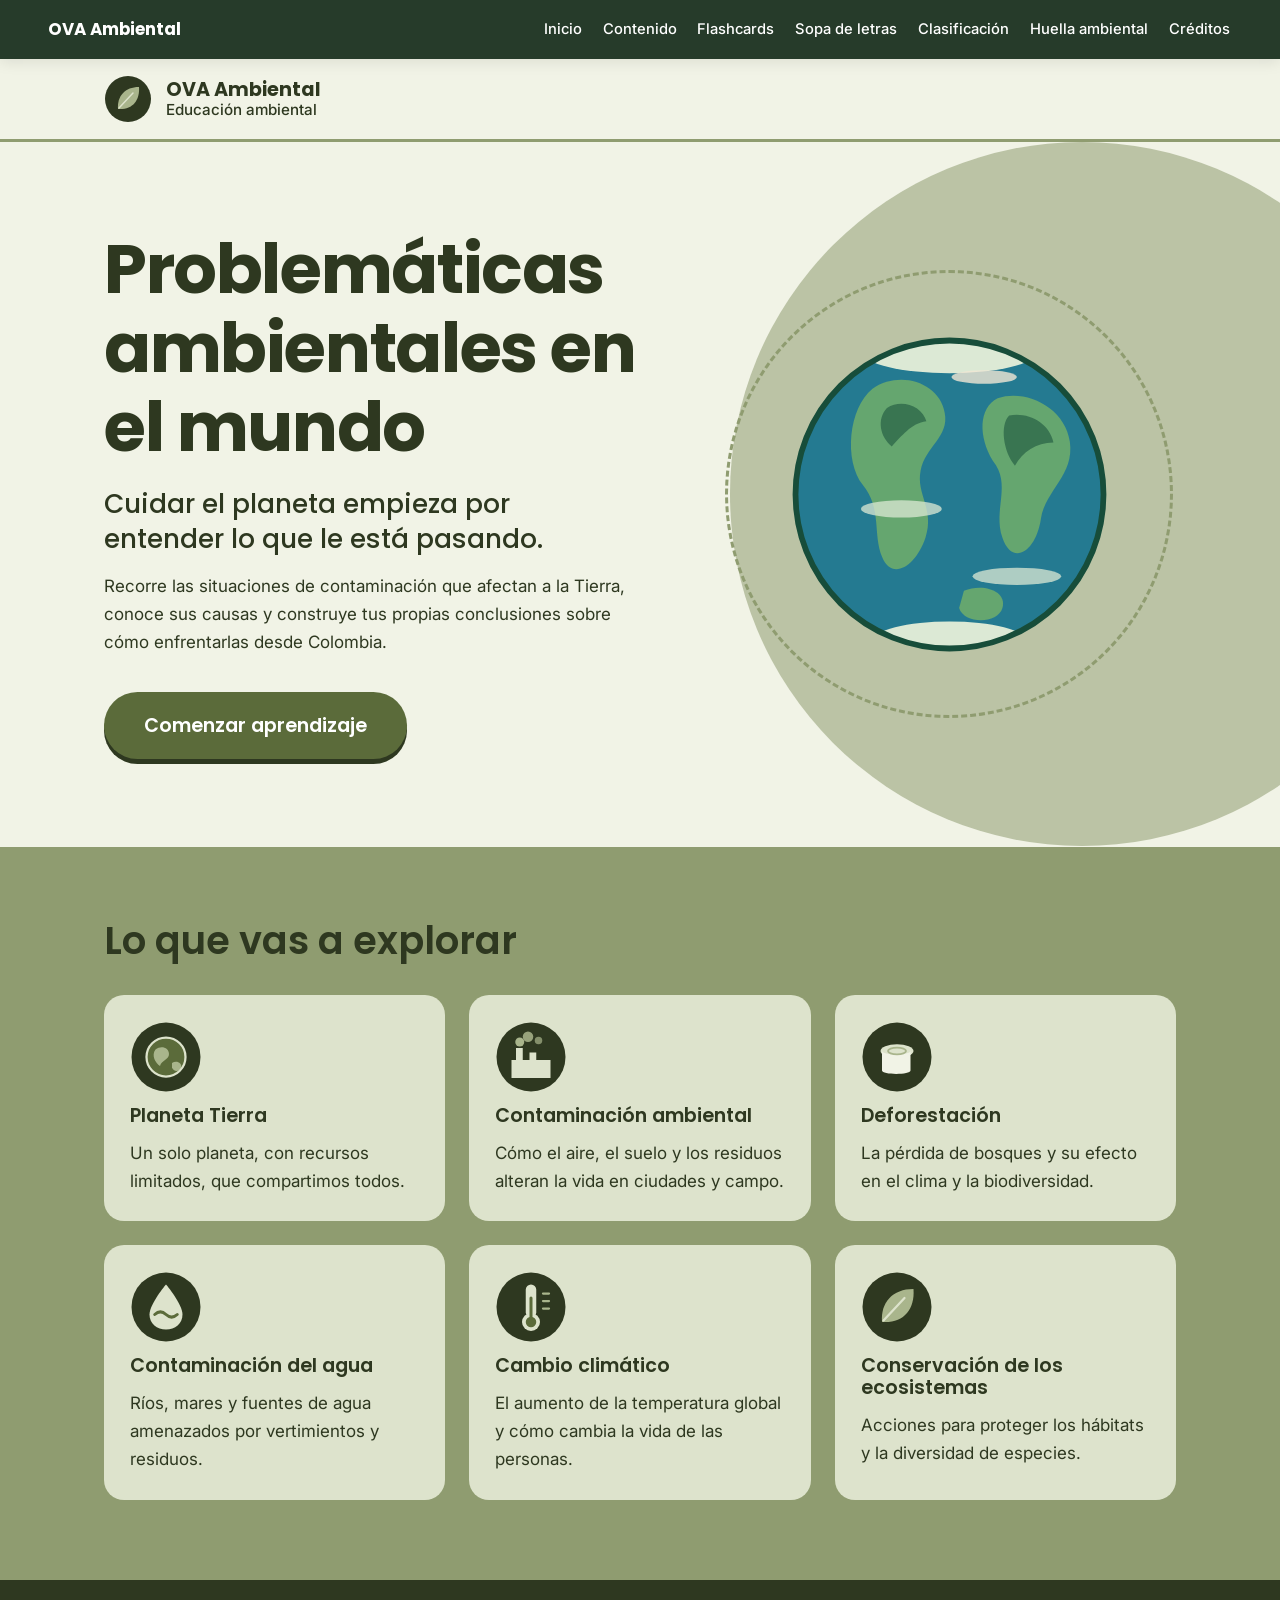
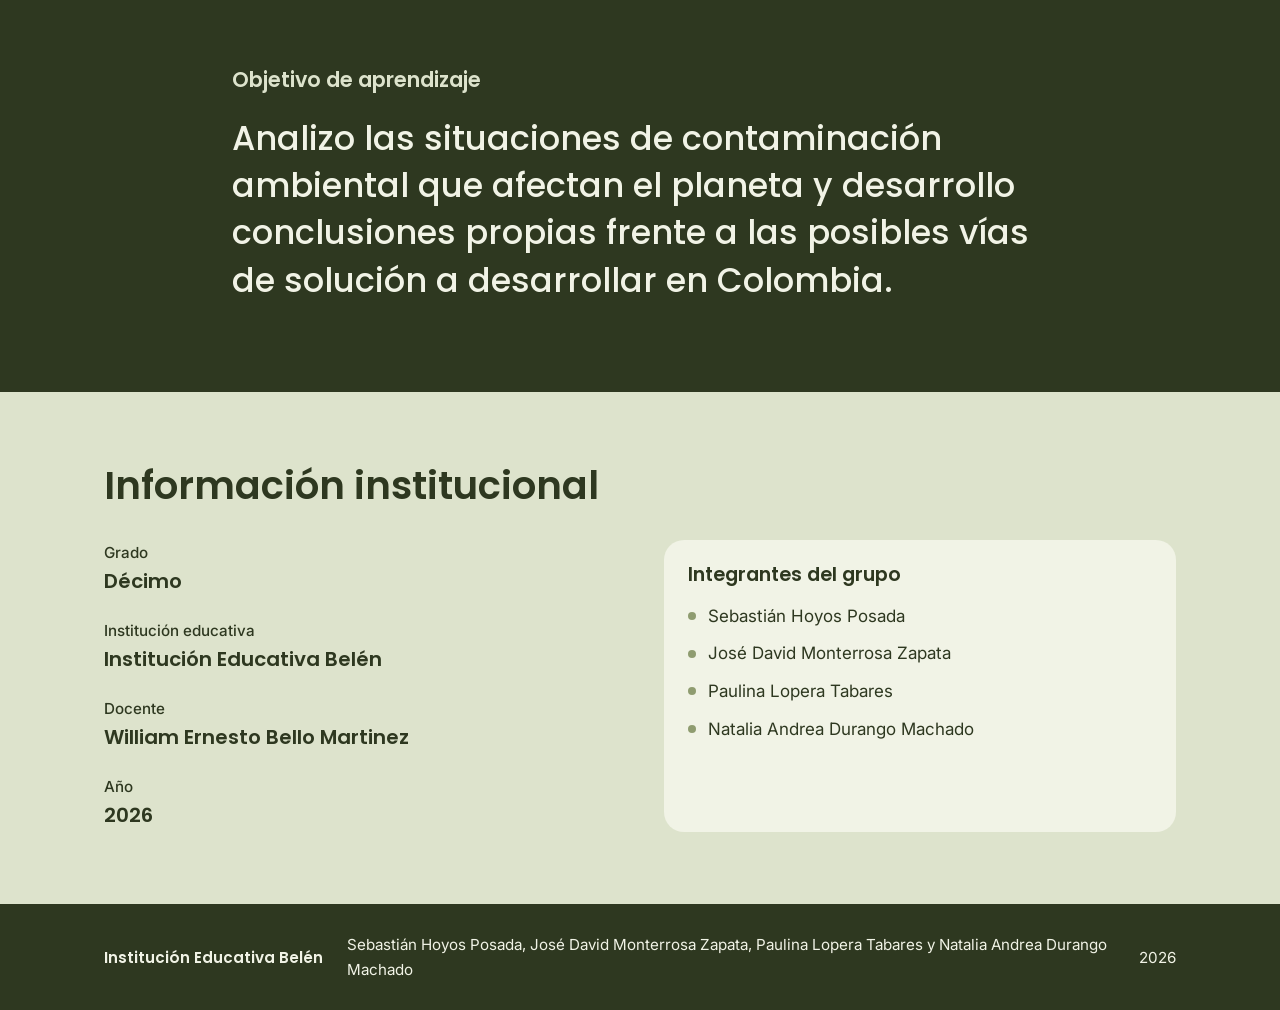
<file: index.html>
<!DOCTYPE html>
<html lang="es">
<head>
  <meta charset="UTF-8">
  <meta name="viewport" content="width=device-width, initial-scale=1">
  <meta name="description" content="OVA Problemáticas ambientales en el mundo. Institución Educativa Belén, grado décimo, 2026.">
  <title>Problemáticas ambientales en el mundo | OVA</title>
  <link rel="preconnect" href="https://fonts.googleapis.com">
  <link rel="preconnect" href="https://fonts.gstatic.com" crossorigin>
  <link href="https://fonts.googleapis.com/css2?family=Inter:wght@400;500&family=Poppins:wght@500;600;700&display=swap" rel="stylesheet">
  <link rel="stylesheet" href="css/entrada.css">
  <link rel="stylesheet" href="css/navegacion.css">
</head>
<body>

<nav class="ova-nav" aria-label="Navegación principal">
  <a class="ova-nav__brand" href="index.html">OVA Ambiental</a>
  <div class="ova-nav__links">
    <a href="index.html">Inicio</a>
    <a href="unidad.html">Contenido</a>
    <a href="actividades/flashcards.html">Flashcards</a>
    <a href="actividades/sopa.html">Sopa de letras</a>
    <a href="actividades/arrastrar.html">Clasificación</a>
    <a href="actividades/huella.html">Huella ambiental</a>
    <a href="creditos.html">Créditos</a>
  </div>
</nav>

  <a class="skip-link" href="#principal">Saltar al contenido principal</a>

  <header class="site-header">
    <div class="container site-header__inner">
      <img class="site-header__logo" src="img/icono-ecosistemas.svg" alt="Insignia del OVA: una hoja verde sobre fondo verde bosque" width="48" height="48">
      <p class="site-header__name">OVA Ambiental
        <span class="site-header__tag">Educación ambiental</span>
      </p>
    </div>
  </header>

  <main id="principal">

    <section class="hero" aria-labelledby="titulo-ova">
      <div class="container hero__grid">
        <div class="hero__content">
          <h1 id="titulo-ova" class="hero__title">Problemáticas ambientales en el mundo</h1>
          <p class="hero__subtitle">Cuidar el planeta empieza por entender lo que le está pasando.</p>
          <p class="hero__text">Recorre las situaciones de contaminación que afectan a la Tierra, conoce sus causas y construye tus propias conclusiones sobre cómo enfrentarlas desde Colombia.</p>
          <a class="btn-primary" href="unidad.html">Comenzar aprendizaje</a>
        </div>
        <div class="hero__visual">
          <img class="hero__planet" src="img/planeta.svg" alt="Planeta Tierra ilustrado con océanos azules, continentes verdes y casquetes polares" width="400" height="400">
        </div>
      </div>
    </section>

    <section class="topics" aria-labelledby="titulo-temas">
      <div class="container">
        <h2 id="titulo-temas" class="section-title">Lo que vas a explorar</h2>
        <ul class="topics__grid">
          <li class="topic-card">
            <img class="topic-card__icon" src="img/icono-planeta.svg" alt="Ilustración del planeta Tierra" width="72" height="72">
            <h3 class="topic-card__title">Planeta Tierra</h3>
            <p class="topic-card__text">Un solo planeta, con recursos limitados, que compartimos todos.</p>
          </li>
          <li class="topic-card">
            <img class="topic-card__icon" src="img/icono-contaminacion.svg" alt="Ilustración de una chimenea industrial emitiendo humo" width="72" height="72">
            <h3 class="topic-card__title">Contaminación ambiental</h3>
            <p class="topic-card__text">Cómo el aire, el suelo y los residuos alteran la vida en ciudades y campo.</p>
          </li>
          <li class="topic-card">
            <img class="topic-card__icon" src="img/icono-deforestacion.svg" alt="Ilustración de un tocón de árbol talado" width="72" height="72">
            <h3 class="topic-card__title">Deforestación</h3>
            <p class="topic-card__text">La pérdida de bosques y su efecto en el clima y la biodiversidad.</p>
          </li>
          <li class="topic-card">
            <img class="topic-card__icon" src="img/icono-agua.svg" alt="Ilustración de una gota de agua" width="72" height="72">
            <h3 class="topic-card__title">Contaminación del agua</h3>
            <p class="topic-card__text">Ríos, mares y fuentes de agua amenazados por vertimientos y residuos.</p>
          </li>
          <li class="topic-card">
            <img class="topic-card__icon" src="img/icono-clima.svg" alt="Ilustración de un termómetro que sube" width="72" height="72">
            <h3 class="topic-card__title">Cambio climático</h3>
            <p class="topic-card__text">El aumento de la temperatura global y cómo cambia la vida de las personas.</p>
          </li>
          <li class="topic-card">
            <img class="topic-card__icon" src="img/icono-ecosistemas.svg" alt="Ilustración de una hoja verde" width="72" height="72">
            <h3 class="topic-card__title">Conservación de los ecosistemas</h3>
            <p class="topic-card__text">Acciones para proteger los hábitats y la diversidad de especies.</p>
          </li>
        </ul>
      </div>
    </section>

    <section class="objective" aria-labelledby="titulo-objetivo">
      <div class="container objective__inner">
        <h2 id="titulo-objetivo" class="objective__heading">Objetivo de aprendizaje</h2>
        <p class="objective__text">Analizo las situaciones de contaminación ambiental que afectan el planeta y desarrollo conclusiones propias frente a las posibles vías de solución a desarrollar en Colombia.</p>
      </div>
    </section>

    <section class="institution" aria-labelledby="titulo-institucion">
      <div class="container">
        <h2 id="titulo-institucion" class="section-title">Información institucional</h2>
        <div class="institution__grid">
          <dl class="institution__data">
            <div class="institution__item">
              <dt>Grado</dt>
              <dd>Décimo</dd>
            </div>
            <div class="institution__item">
              <dt>Institución educativa</dt>
              <dd>Institución Educativa Belén</dd>
            </div>
            <div class="institution__item">
              <dt>Docente</dt>
              <dd>William Ernesto Bello Martinez</dd>
            </div>
            <div class="institution__item">
              <dt>Año</dt>
              <dd>2026</dd>
            </div>
          </dl>
          <div class="institution__team">
            <h3 class="institution__team-title">Integrantes del grupo</h3>
            <ul class="institution__list">
              <li>Sebastián Hoyos Posada</li>
              <li>José David Monterrosa Zapata</li>
              <li>Paulina Lopera Tabares</li>
              <li>Natalia Andrea Durango Machado</li>
            </ul>
          </div>
        </div>
      </div>
    </section>

  </main>

  <footer class="site-footer">
    <div class="container site-footer__inner">
      <p class="site-footer__school">Institución Educativa Belén</p>
      <p class="site-footer__team">Sebastián Hoyos Posada, José David Monterrosa Zapata, Paulina Lopera Tabares y Natalia Andrea Durango Machado</p>
      <p class="site-footer__year">2026</p>
    </div>
  </footer>
</body>
</html>
</file>
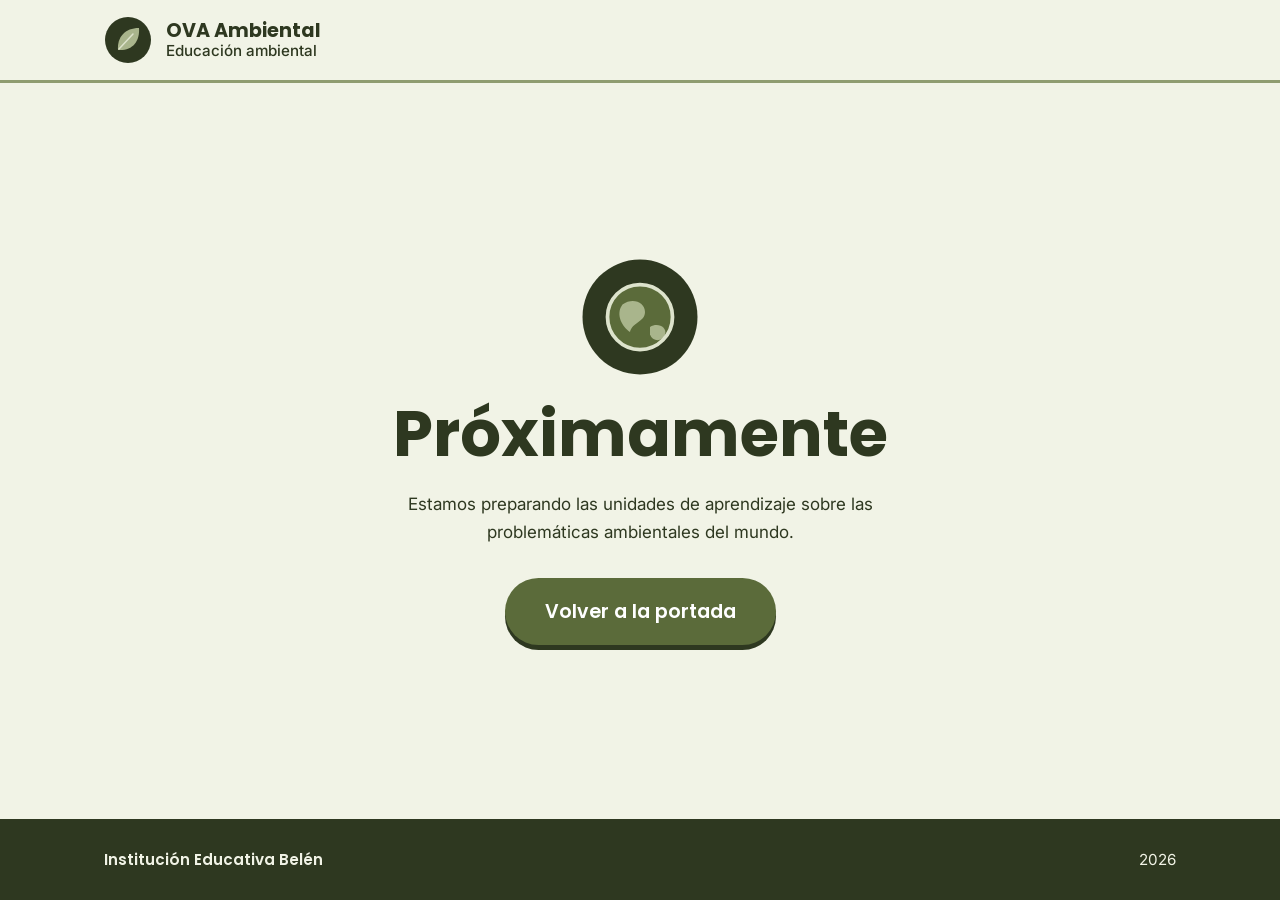
<file: contenido.html>
<!DOCTYPE html>
<html lang="es">
<head>
  <meta charset="UTF-8">
  <meta name="viewport" content="width=device-width, initial-scale=1">
  <title>Próximamente | OVA Problemáticas ambientales en el mundo</title>
  <link rel="preconnect" href="https://fonts.googleapis.com">
  <link rel="preconnect" href="https://fonts.gstatic.com" crossorigin>
  <link href="https://fonts.googleapis.com/css2?family=Inter:wght@400;500&family=Poppins:wght@500;600;700&display=swap" rel="stylesheet">
  <link rel="stylesheet" href="css/styles.css">
</head>
<body class="page-soon">
  <header class="site-header">
    <div class="container site-header__inner">
      <img class="site-header__logo" src="img/icono-ecosistemas.svg" alt="Insignia del OVA: una hoja verde sobre fondo verde bosque" width="48" height="48">
      <p class="site-header__name">OVA Ambiental
        <span class="site-header__tag">Educación ambiental</span>
      </p>
    </div>
  </header>

  <main class="soon">
    <div class="container soon__inner">
      <img class="soon__icon" src="img/icono-planeta.svg" alt="Ilustración del planeta Tierra" width="120" height="120">
      <h1 class="soon__title">Próximamente</h1>
      <p class="soon__text">Estamos preparando las unidades de aprendizaje sobre las problemáticas ambientales del mundo.</p>
      <a class="btn-primary" href="index.html">Volver a la portada</a>
    </div>
  </main>

  <footer class="site-footer">
    <div class="container site-footer__inner">
      <p class="site-footer__school">Institución Educativa Belén</p>
      <p class="site-footer__year">2026</p>
    </div>
  </footer>
</body>
</html>
</file>
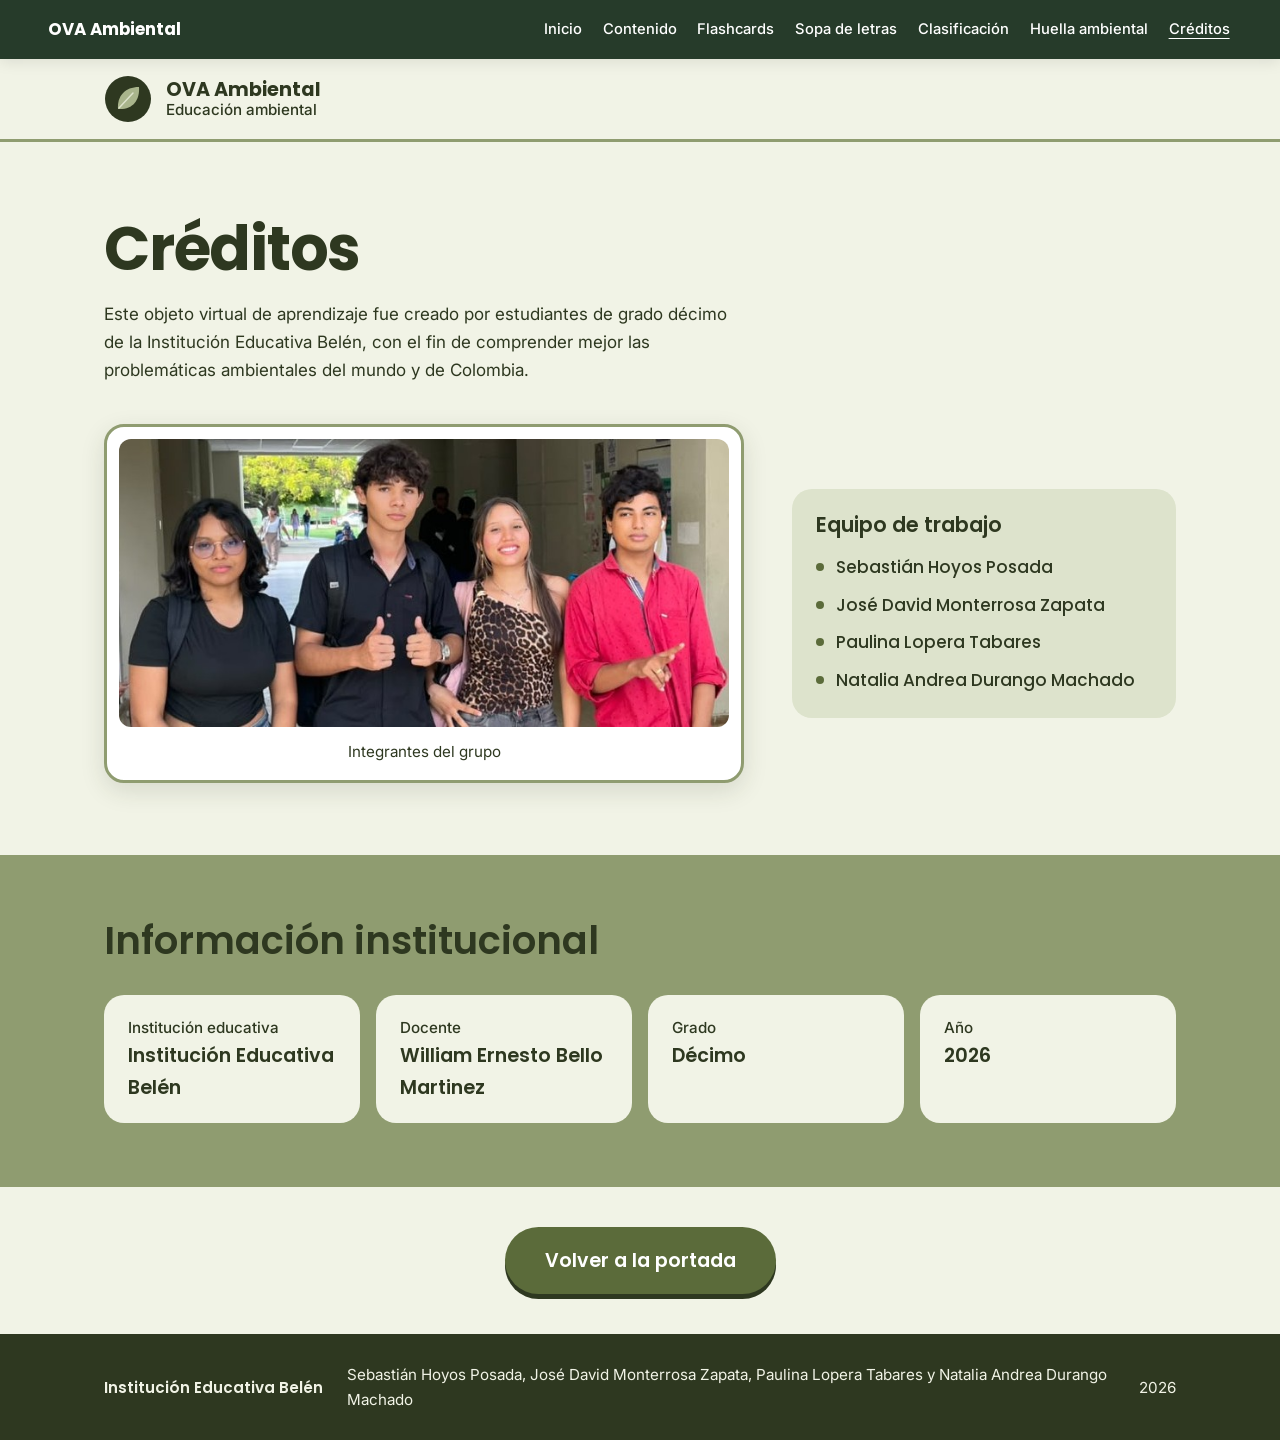
<file: creditos.html>
<!DOCTYPE html>
<html lang="es">
<head>
  <meta charset="UTF-8">
  <meta name="viewport" content="width=device-width, initial-scale=1">
  <meta name="description" content="Créditos del OVA Problemáticas ambientales en el mundo. Institución Educativa Belén, grado décimo, 2026.">
  <title>Créditos | OVA Problemáticas ambientales en el mundo</title>
  <link rel="preconnect" href="https://fonts.googleapis.com">
  <link rel="preconnect" href="https://fonts.gstatic.com" crossorigin>
  <link href="https://fonts.googleapis.com/css2?family=Inter:wght@400;500&family=Poppins:wght@500;600;700&display=swap" rel="stylesheet">
  <link rel="stylesheet" href="css/entrada.css">
  <link rel="stylesheet" href="css/creditos.css">
  <link rel="stylesheet" href="css/navegacion.css">
</head>
<body>

<nav class="ova-nav" aria-label="Navegación principal">
  <a class="ova-nav__brand" href="index.html">OVA Ambiental</a>
  <div class="ova-nav__links">
    <a href="index.html">Inicio</a>
    <a href="unidad.html">Contenido</a>
    <a href="actividades/flashcards.html">Flashcards</a>
    <a href="actividades/sopa.html">Sopa de letras</a>
    <a href="actividades/arrastrar.html">Clasificación</a>
    <a href="actividades/huella.html">Huella ambiental</a>
    <a href="creditos.html" aria-current="page">Créditos</a>
  </div>
</nav>

  <a class="skip-link" href="#principal">Saltar al contenido principal</a>

  <header class="site-header">
    <div class="container site-header__inner">
      <img class="site-header__logo" src="img/icono-ecosistemas.svg" alt="Insignia del OVA: una hoja verde sobre fondo verde bosque" width="48" height="48">
      <p class="site-header__name">OVA Ambiental
        <span class="site-header__tag">Educación ambiental</span>
      </p>
    </div>
  </header>

  <main id="principal">

    <section class="credits-hero" aria-labelledby="titulo-creditos">
      <div class="container">
        <h1 id="titulo-creditos" class="credits-hero__title">Créditos</h1>
        <p class="credits-hero__text">Este objeto virtual de aprendizaje fue creado por estudiantes de grado décimo de la Institución Educativa Belén, con el fin de comprender mejor las problemáticas ambientales del mundo y de Colombia.</p>
      </div>
    </section>

    <section class="credits-team" aria-labelledby="titulo-equipo">
      <div class="container credits-team__grid">
        <figure class="credits-photo">
          <img src="img/grupo.jpg" alt="Cuatro estudiantes del grupo posando juntos en un pasillo de la institución; dos de ellos muestran el pulgar hacia arriba" width="708" height="334" loading="lazy">
          <figcaption>Integrantes del grupo</figcaption>
        </figure>
        <div class="credits-members">
          <h2 id="titulo-equipo">Equipo de trabajo</h2>
          <ul>
            <li>Sebastián Hoyos Posada</li>
            <li>José David Monterrosa Zapata</li>
            <li>Paulina Lopera Tabares</li>
            <li>Natalia Andrea Durango Machado</li>
          </ul>
        </div>
      </div>
    </section>

    <section class="credits-info" aria-labelledby="titulo-institucional">
      <div class="container">
        <h2 id="titulo-institucional" class="section-title">Información institucional</h2>
        <dl class="credits-info__grid">
          <div class="credits-card"><dt>Institución educativa</dt><dd>Institución Educativa Belén</dd></div>
          <div class="credits-card"><dt>Docente</dt><dd>William Ernesto Bello Martinez</dd></div>
          <div class="credits-card"><dt>Grado</dt><dd>Décimo</dd></div>
          <div class="credits-card"><dt>Año</dt><dd>2026</dd></div>
        </dl>
      </div>
    </section>

    <div class="container credits-actions">
      <a class="btn-primary" href="index.html">Volver a la portada</a>
    </div>

  </main>

  <footer class="site-footer">
    <div class="container site-footer__inner">
      <p class="site-footer__school">Institución Educativa Belén</p>
      <p class="site-footer__team">Sebastián Hoyos Posada, José David Monterrosa Zapata, Paulina Lopera Tabares y Natalia Andrea Durango Machado</p>
      <p class="site-footer__year">2026</p>
    </div>
  </footer>
</body>
</html>
</file>
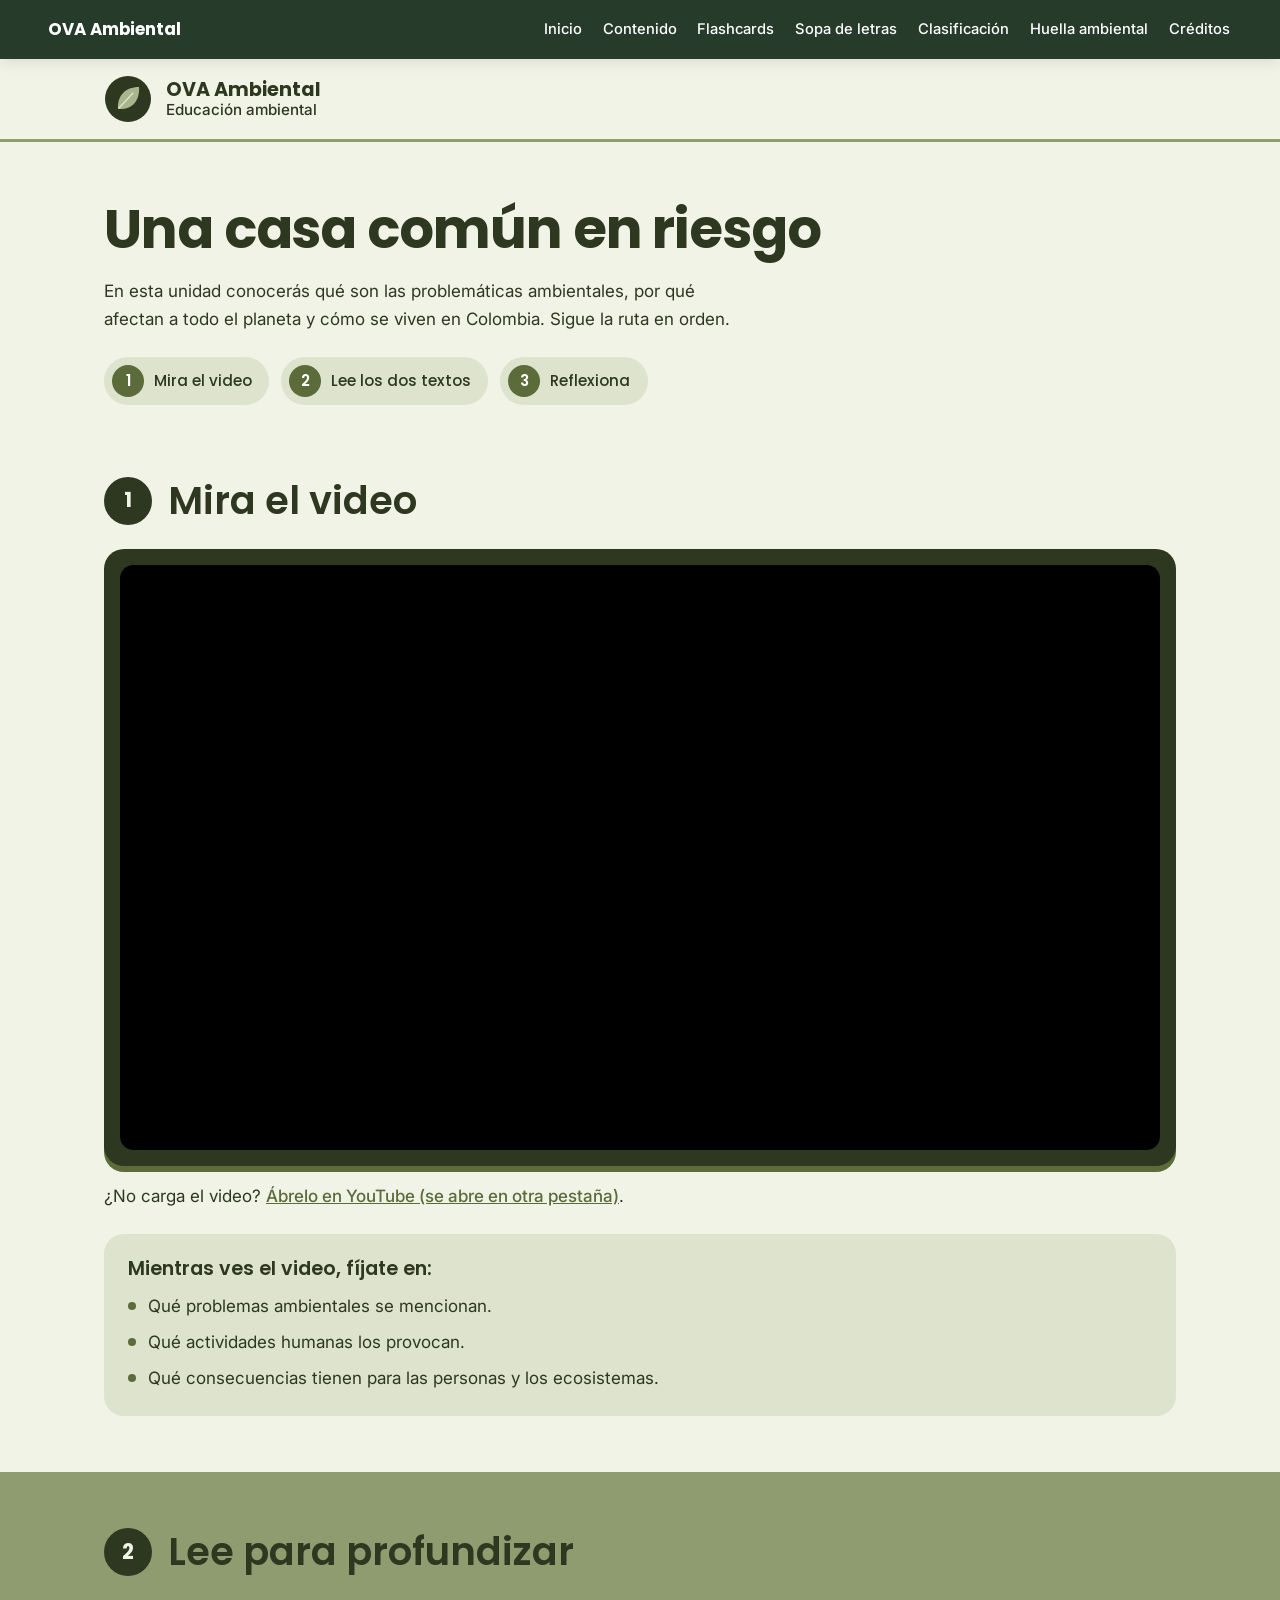
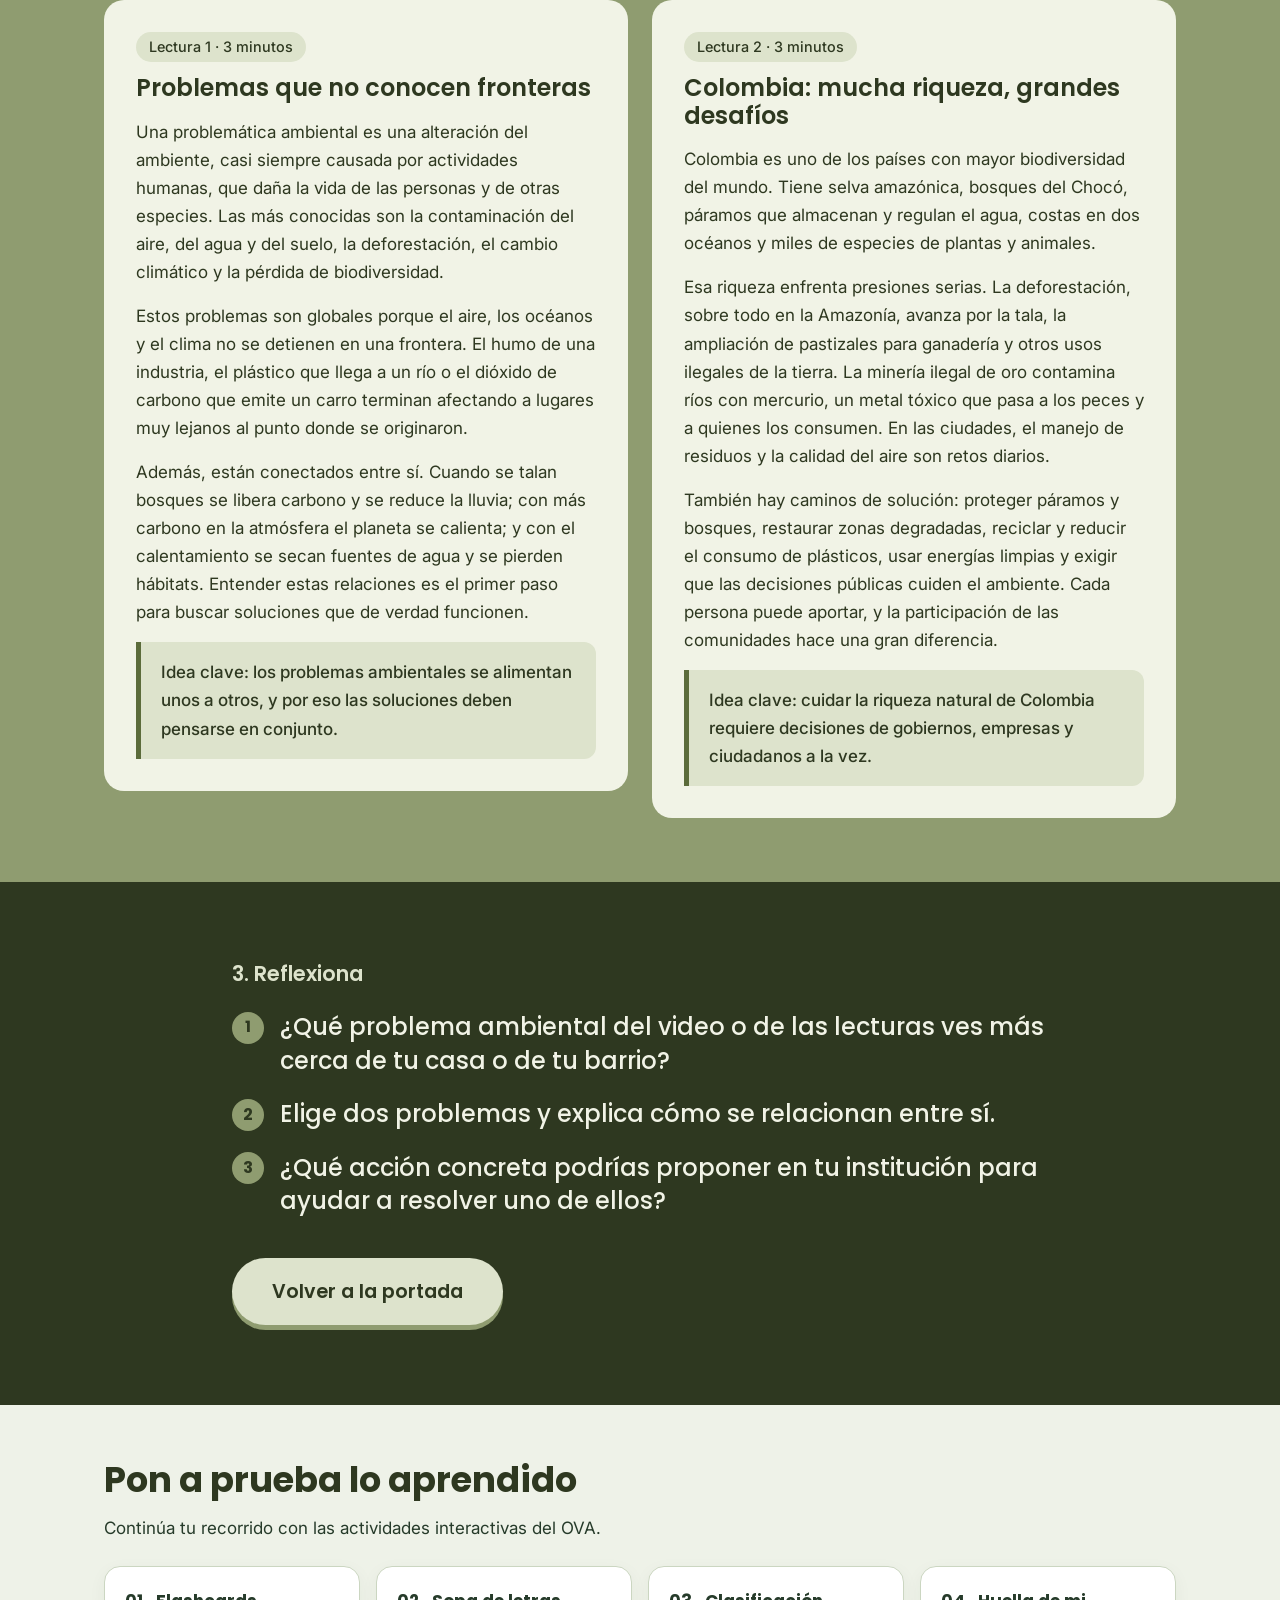
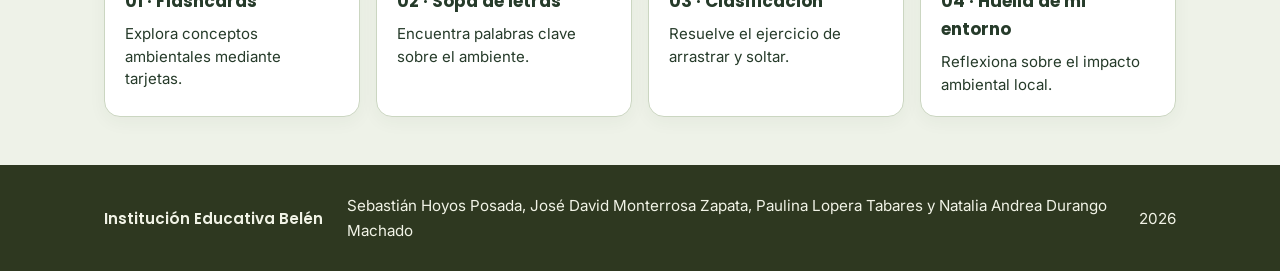
<file: unidad.html>
<!DOCTYPE html>
<html lang="es">
<head>
  <meta charset="UTF-8">
  <meta name="viewport" content="width=device-width, initial-scale=1">
  <title>Unidad 1: Una casa común en riesgo | OVA Problemáticas ambientales en el mundo</title>
  <link rel="preconnect" href="https://fonts.googleapis.com">
  <link rel="preconnect" href="https://fonts.gstatic.com" crossorigin>
  <link href="https://fonts.googleapis.com/css2?family=Inter:wght@400;500&family=Poppins:wght@500;600;700&display=swap" rel="stylesheet">
  <link rel="stylesheet" href="css/contenido.css">
  <link rel="stylesheet" href="css/unidad.css">
  <link rel="stylesheet" href="css/navegacion.css">
</head>
<body>

<nav class="ova-nav" aria-label="Navegación principal">
  <a class="ova-nav__brand" href="index.html">OVA Ambiental</a>
  <div class="ova-nav__links">
    <a href="index.html">Inicio</a>
    <a href="unidad.html">Contenido</a>
    <a href="actividades/flashcards.html">Flashcards</a>
    <a href="actividades/sopa.html">Sopa de letras</a>
    <a href="actividades/arrastrar.html">Clasificación</a>
    <a href="actividades/huella.html">Huella ambiental</a>
    <a href="creditos.html">Créditos</a>
  </div>
</nav>

  <a class="skip-link" href="#principal">Saltar al contenido principal</a>

  <header class="site-header">
    <div class="container site-header__inner">
      <img class="site-header__logo" src="img/icono-ecosistemas.svg" alt="Insignia del OVA: una hoja verde" width="48" height="48">
      <p class="site-header__name">OVA Ambiental
        <span class="site-header__tag">Educación ambiental</span>
      </p>
    </div>
  </header>

  <main id="principal">

    <section class="unit-intro" aria-labelledby="titulo-unidad">
      <div class="container">
        <h1 id="titulo-unidad" class="unit-intro__title">Una casa común en riesgo</h1>
        <p class="unit-intro__text">En esta unidad conocerás qué son las problemáticas ambientales, por qué afectan a todo el planeta y cómo se viven en Colombia. Sigue la ruta en orden.</p>
        <ol class="path" aria-label="Ruta de aprendizaje">
          <li class="path__step"><span class="path__num" aria-hidden="true">1</span>Mira el video</li>
          <li class="path__step"><span class="path__num" aria-hidden="true">2</span>Lee los dos textos</li>
          <li class="path__step"><span class="path__num" aria-hidden="true">3</span>Reflexiona</li>
        </ol>
      </div>
    </section>

    <section class="block" aria-labelledby="titulo-video">
      <div class="container">
        <div class="block__head">
          <span class="block__num" aria-hidden="true">1</span>
          <h2 id="titulo-video" class="section-title">Mira el video</h2>
        </div>

        <div class="video">
          <div class="video__frame">
            <iframe
              src="https://www.youtube-nocookie.com/embed/RQR3pM_lAYs"
              title="Video: El planeta Tierra y su problemática ambiental (UNIAJC)"
              loading="lazy"
              allow="accelerometer; encrypted-media; picture-in-picture; fullscreen"
              referrerpolicy="strict-origin-when-cross-origin"
              allowfullscreen></iframe>
          </div>
        </div>
        <p class="video__caption">¿No carga el video? <a href="https://www.youtube.com/watch?v=RQR3pM_lAYs" target="_blank" rel="noopener">Ábrelo en YouTube (se abre en otra pestaña)</a>.</p>

        <div class="watch-guide">
          <h3>Mientras ves el video, fíjate en:</h3>
          <ul>
            <li>Qué problemas ambientales se mencionan.</li>
            <li>Qué actividades humanas los provocan.</li>
            <li>Qué consecuencias tienen para las personas y los ecosistemas.</li>
          </ul>
        </div>
      </div>
    </section>

    <section class="block block--texture" aria-labelledby="titulo-lecturas">
      <div class="container">
        <div class="block__head">
          <span class="block__num" aria-hidden="true">2</span>
          <h2 id="titulo-lecturas" class="section-title">Lee para profundizar</h2>
        </div>

        <div class="readings">
          <article class="reading" aria-labelledby="lectura-1">
            <span class="reading__time">Lectura 1 · 3 minutos</span>
            <h3 id="lectura-1" class="reading__title">Problemas que no conocen fronteras</h3>
            <p>Una problemática ambiental es una alteración del ambiente, casi siempre causada por actividades humanas, que daña la vida de las personas y de otras especies. Las más conocidas son la contaminación del aire, del agua y del suelo, la deforestación, el cambio climático y la pérdida de biodiversidad.</p>
            <p>Estos problemas son globales porque el aire, los océanos y el clima no se detienen en una frontera. El humo de una industria, el plástico que llega a un río o el dióxido de carbono que emite un carro terminan afectando a lugares muy lejanos al punto donde se originaron.</p>
            <p>Además, están conectados entre sí. Cuando se talan bosques se libera carbono y se reduce la lluvia; con más carbono en la atmósfera el planeta se calienta; y con el calentamiento se secan fuentes de agua y se pierden hábitats. Entender estas relaciones es el primer paso para buscar soluciones que de verdad funcionen.</p>
            <p class="reading__key">Idea clave: los problemas ambientales se alimentan unos a otros, y por eso las soluciones deben pensarse en conjunto.</p>
          </article>

          <article class="reading" aria-labelledby="lectura-2">
            <span class="reading__time">Lectura 2 · 3 minutos</span>
            <h3 id="lectura-2" class="reading__title">Colombia: mucha riqueza, grandes desafíos</h3>
            <p>Colombia es uno de los países con mayor biodiversidad del mundo. Tiene selva amazónica, bosques del Chocó, páramos que almacenan y regulan el agua, costas en dos océanos y miles de especies de plantas y animales.</p>
            <p>Esa riqueza enfrenta presiones serias. La deforestación, sobre todo en la Amazonía, avanza por la tala, la ampliación de pastizales para ganadería y otros usos ilegales de la tierra. La minería ilegal de oro contamina ríos con mercurio, un metal tóxico que pasa a los peces y a quienes los consumen. En las ciudades, el manejo de residuos y la calidad del aire son retos diarios.</p>
            <p>También hay caminos de solución: proteger páramos y bosques, restaurar zonas degradadas, reciclar y reducir el consumo de plásticos, usar energías limpias y exigir que las decisiones públicas cuiden el ambiente. Cada persona puede aportar, y la participación de las comunidades hace una gran diferencia.</p>
            <p class="reading__key">Idea clave: cuidar la riqueza natural de Colombia requiere decisiones de gobiernos, empresas y ciudadanos a la vez.</p>
          </article>
        </div>
      </div>
    </section>

    <section class="reflect" aria-labelledby="titulo-reflexion">
      <div class="container reflect__inner">
        <h2 id="titulo-reflexion" class="reflect__heading">3. Reflexiona</h2>
        <ol class="reflect__list">
          <li>¿Qué problema ambiental del video o de las lecturas ves más cerca de tu casa o de tu barrio?</li>
          <li>Elige dos problemas y explica cómo se relacionan entre sí.</li>
          <li>¿Qué acción concreta podrías proponer en tu institución para ayudar a resolver uno de ellos?</li>
        </ol>
        <div class="reflect__actions">
          <a class="btn-primary" href="index.html">Volver a la portada</a>
        </div>
      </div>
    </section>

  </main>

  
<section class="ova-activities" aria-labelledby="actividades-title">
 <div class="container">
  <h2 id="actividades-title">Pon a prueba lo aprendido</h2>
  <p>Continúa tu recorrido con las actividades interactivas del OVA.</p>
  <div class="ova-activities__grid">
   <a href="actividades/flashcards.html"><strong>01 · Flashcards</strong><span>Explora conceptos ambientales mediante tarjetas.</span></a>
   <a href="actividades/sopa.html"><strong>02 · Sopa de letras</strong><span>Encuentra palabras clave sobre el ambiente.</span></a>
   <a href="actividades/arrastrar.html"><strong>03 · Clasificación</strong><span>Resuelve el ejercicio de arrastrar y soltar.</span></a>
   <a href="actividades/huella.html"><strong>04 · Huella de mi entorno</strong><span>Reflexiona sobre el impacto ambiental local.</span></a>
  </div>
 </div>
</section>

<footer class="site-footer">
    <div class="container site-footer__inner">
      <p class="site-footer__school">Institución Educativa Belén</p>
      <p class="site-footer__team">Sebastián Hoyos Posada, José David Monterrosa Zapata, Paulina Lopera Tabares y Natalia Andrea Durango Machado</p>
      <p class="site-footer__year">2026</p>
    </div>
  </footer>
</body>
</html>
</file>
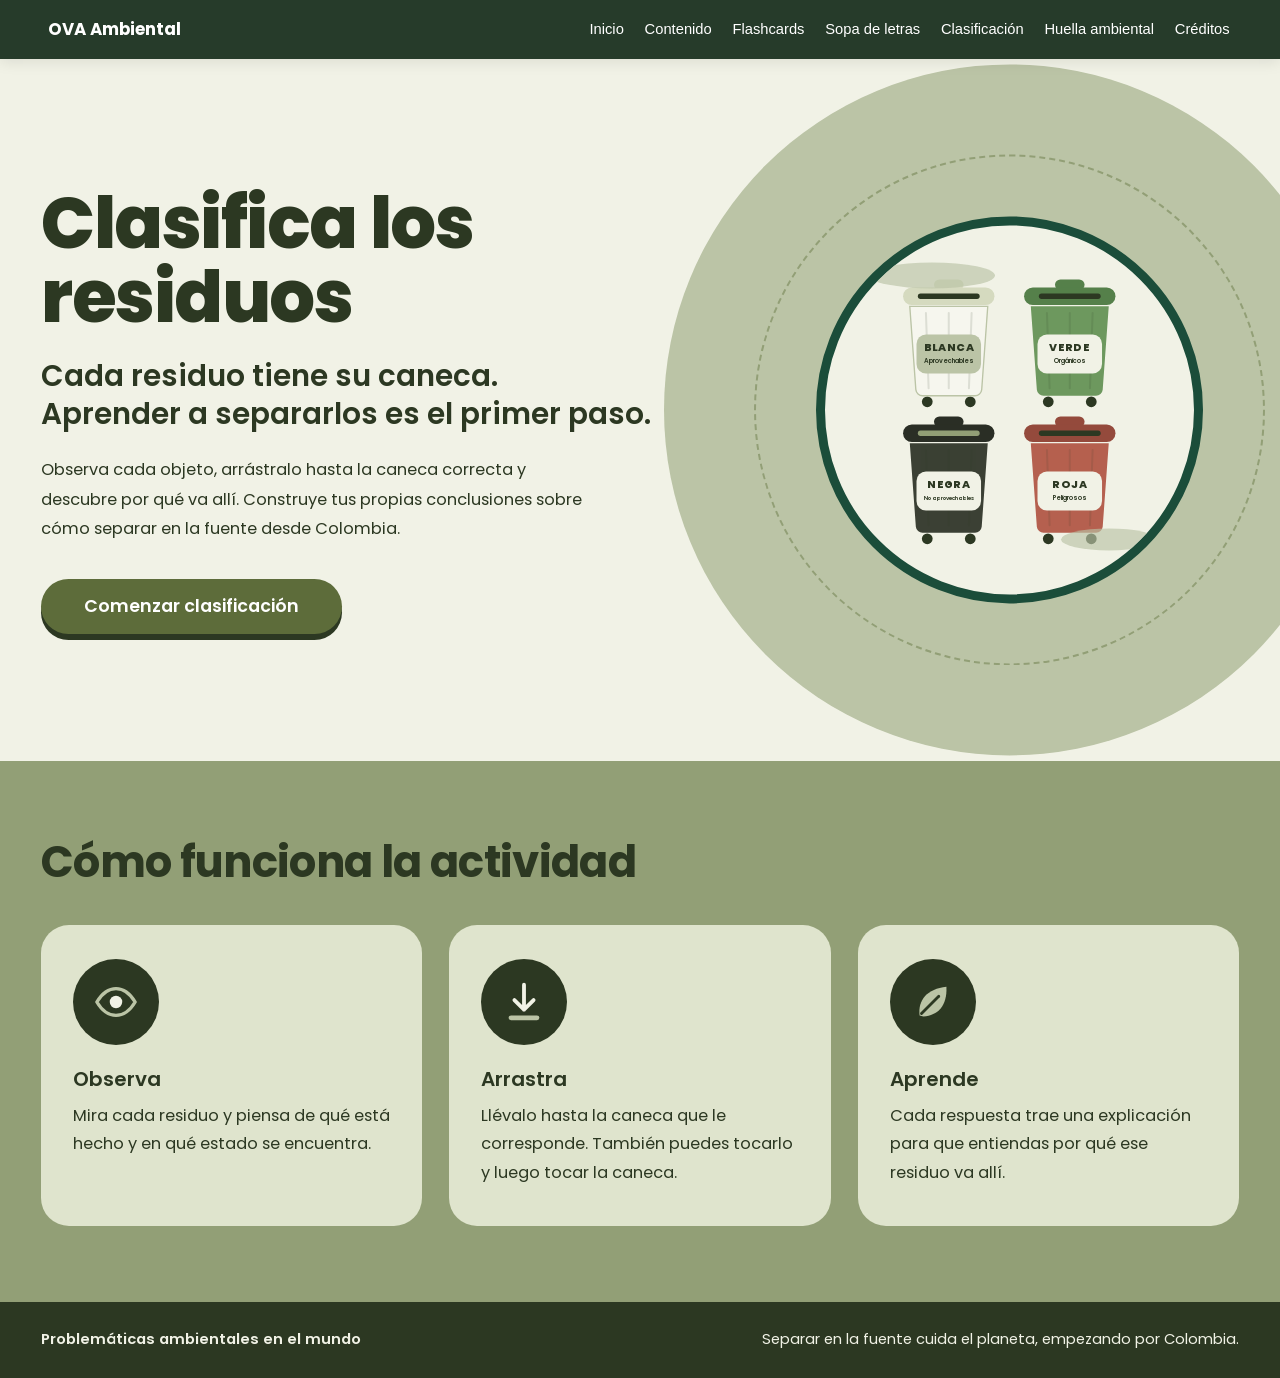
<file: actividades/arrastrar.html>
<!DOCTYPE html>
<html lang="es">
<head>
  <meta charset="utf-8">
  <meta name="viewport" content="width=device-width, initial-scale=1">
  <title>Clasifica los residuos · Problemáticas ambientales en el mundo</title>
  <link rel="preconnect" href="https://fonts.googleapis.com">
  <link rel="preconnect" href="https://fonts.gstatic.com" crossorigin>
  <link href="https://fonts.googleapis.com/css2?family=Poppins:wght@400;500;600;700;800&display=swap" rel="stylesheet">
  <link rel="stylesheet" href="../css/arrastrar.css">
  <link rel="stylesheet" href="../css/navegacion.css">
</head>
<body>

<nav class="ova-nav" aria-label="Navegación principal">
  <a class="ova-nav__brand" href="../index.html">OVA Ambiental</a>
  <div class="ova-nav__links">
    <a href="../index.html">Inicio</a>
    <a href="../unidad.html">Contenido</a>
    <a href="../actividades/flashcards.html">Flashcards</a>
    <a href="../actividades/sopa.html">Sopa de letras</a>
    <a href="../actividades/arrastrar.html">Clasificación</a>
    <a href="../actividades/huella.html">Huella ambiental</a>
    <a href="../creditos.html">Créditos</a>
  </div>
</nav>

<main>

  <!-- ===================== PANTALLA INICIAL ===================== -->
  <section class="hero" data-screen="intro">
    <div class="wrap hero__inner">
      <div class="hero__text">
        <h1 class="display">Clasifica los residuos</h1>
        <h2 class="subtitle">Cada residuo tiene su caneca.<br>Aprender a separarlos es el primer paso.</h2>
        <p class="lead">Observa cada objeto, arrástralo hasta la caneca correcta y descubre por qué va allí. Construye tus propias conclusiones sobre cómo separar en la fuente desde Colombia.</p>
        <div class="btn-row">
          <button class="btn" type="button" data-action="start">Comenzar clasificación</button>
        </div>
      </div>
      <div class="hero__art" aria-hidden="true">
        <div class="stage">
          <div class="stage__disc"></div>
          <div class="stage__ring"></div>
          <div class="stage__globe">
            <span class="cloud cloud--a"></span>
            <span class="cloud cloud--b"></span>
            <div class="mini-bins" id="miniBins"></div>
          </div>
        </div>
      </div>
    </div>
  </section>

  <section class="sage section" data-screen="intro">
    <div class="wrap">
      <h2 class="title section__head">Cómo funciona la actividad</h2>
      <div class="grid-3">
        <article class="card">
          <div class="icon-dot">
            <svg viewBox="0 0 48 48" fill="none" aria-hidden="true"><path d="M4 24C10 14 17 10 24 10s14 4 20 14c-6 10-13 14-20 14S10 34 4 24z" stroke="#BBC4A6" stroke-width="3.5" stroke-linejoin="round"/><circle cx="24" cy="24" r="6.5" fill="#F1F2E6"/></svg>
          </div>
          <h3 class="card-title">Observa</h3>
          <p>Mira cada residuo y piensa de qué está hecho y en qué estado se encuentra.</p>
        </article>
        <article class="card">
          <div class="icon-dot">
            <svg viewBox="0 0 48 48" fill="none" aria-hidden="true"><path d="M24 6v26M14 22l10 10 10-10" stroke="#F1F2E6" stroke-width="4" stroke-linecap="round" stroke-linejoin="round"/><rect x="8" y="38" width="32" height="5" rx="2.5" fill="#BBC4A6"/></svg>
          </div>
          <h3 class="card-title">Arrastra</h3>
          <p>Llévalo hasta la caneca que le corresponde. También puedes tocarlo y luego tocar la caneca.</p>
        </article>
        <article class="card">
          <div class="icon-dot">
            <svg viewBox="0 0 48 48" fill="none" aria-hidden="true"><path d="M10 38C8 22 18 10 38 8c1 20-9 30-24 31" fill="#BBC4A6"/><path d="M12 36L30 18" stroke="#2C3822" stroke-width="3" stroke-linecap="round"/></svg>
          </div>
          <h3 class="card-title">Aprende</h3>
          <p>Cada respuesta trae una explicación para que entiendas por qué ese residuo va allí.</p>
        </article>
      </div>
    </div>
  </section>

  <!-- ===================== PANTALLA DE CLASIFICACIÓN ===================== -->
  <section class="sage game" data-screen="game" hidden>
    <div class="wrap">
      <div class="game__head">
        <div>
          <h2 class="title">Clasifica cada residuo</h2>
          <p>Arrastra cada objeto hasta su caneca. Lee las pistas de cada una antes de decidir.</p>
        </div>
        <div class="stats" aria-live="off">
          <span class="pill">Clasificados <b id="statDone">0/10</b></span>
          <span class="pill">Intentos fallidos <b id="statErrors">0</b></span>
        </div>
      </div>

      <div class="grid-4" id="bins"></div>

      <div class="feedback" id="feedback" role="status" aria-live="polite">
        <div class="feedback__icon" id="fbIcon"></div>
        <div>
          <h3 class="feedback__title" id="fbTitle"></h3>
          <p class="feedback__text" id="fbText"></p>
        </div>
        <button class="btn btn--small" type="button" id="fbAction" data-action="results" hidden>Ver resultados</button>
      </div>

      <div class="grid-5" id="items"></div>
    </div>
  </section>

  <!-- ===================== PANTALLA DE RESULTADOS ===================== -->
  <section class="hero" data-screen="results" hidden>
    <div class="wrap hero__inner">
      <div class="hero__text">
        <h1 class="display" id="resTitle">¡Buen trabajo!</h1>
        <h2 class="subtitle" id="resSub"></h2>
        <p class="lead" id="resText"></p>
        <div class="btn-row">
          <button class="btn" type="button" data-action="start">Jugar de nuevo</button>
          <button class="btn btn--ghost" type="button" data-action="home">Volver al inicio</button>
        </div>
      </div>
      <div class="hero__art" aria-hidden="true">
        <div class="stage">
          <div class="stage__disc"></div>
          <div class="stage__ring"></div>
          <div class="stage__globe">
            <span class="cloud cloud--a"></span>
            <span class="cloud cloud--b"></span>
            <div style="text-align:center;position:relative">
              <div class="score-num" id="resScore">0/10</div>
              <div class="score-label">a la primera</div>
            </div>
          </div>
        </div>
      </div>
    </div>
  </section>

  <section class="sage section" data-screen="results" hidden>
    <div class="wrap">
      <h2 class="title section__head">Tu resultado en detalle</h2>
      <div class="grid-3" style="margin-bottom:clamp(40px,5vw,72px)">
        <article class="card"><div class="stat-num" id="resFirst">0</div><h3 class="card-title" style="margin-top:14px">Aciertos a la primera</h3><p>Residuos que llevaste a su caneca sin equivocarte.</p></article>
        <article class="card"><div class="stat-num" id="resErrors">0</div><h3 class="card-title" style="margin-top:14px">Intentos fallidos</h3><p>Cada error es una oportunidad para aprender algo nuevo.</p></article>
        <article class="card"><div class="stat-num" id="resPct">0%</div><h3 class="card-title" style="margin-top:14px">Precisión</h3><p>Porcentaje de residuos clasificados bien al primer intento.</p></article>
      </div>
      <h2 class="title section__head">Para recordar</h2>
      <div class="grid-4" id="recap"></div>
    </div>
  </section>

</main>

<footer class="footer">
  <div class="wrap">
    <b>Problemáticas ambientales en el mundo</b>
    <span>Separar en la fuente cuida el planeta, empezando por Colombia.</span>
  </div>
</footer>

<script src="../js/arrastrar.js"></script>
</body>
</html>
</file>
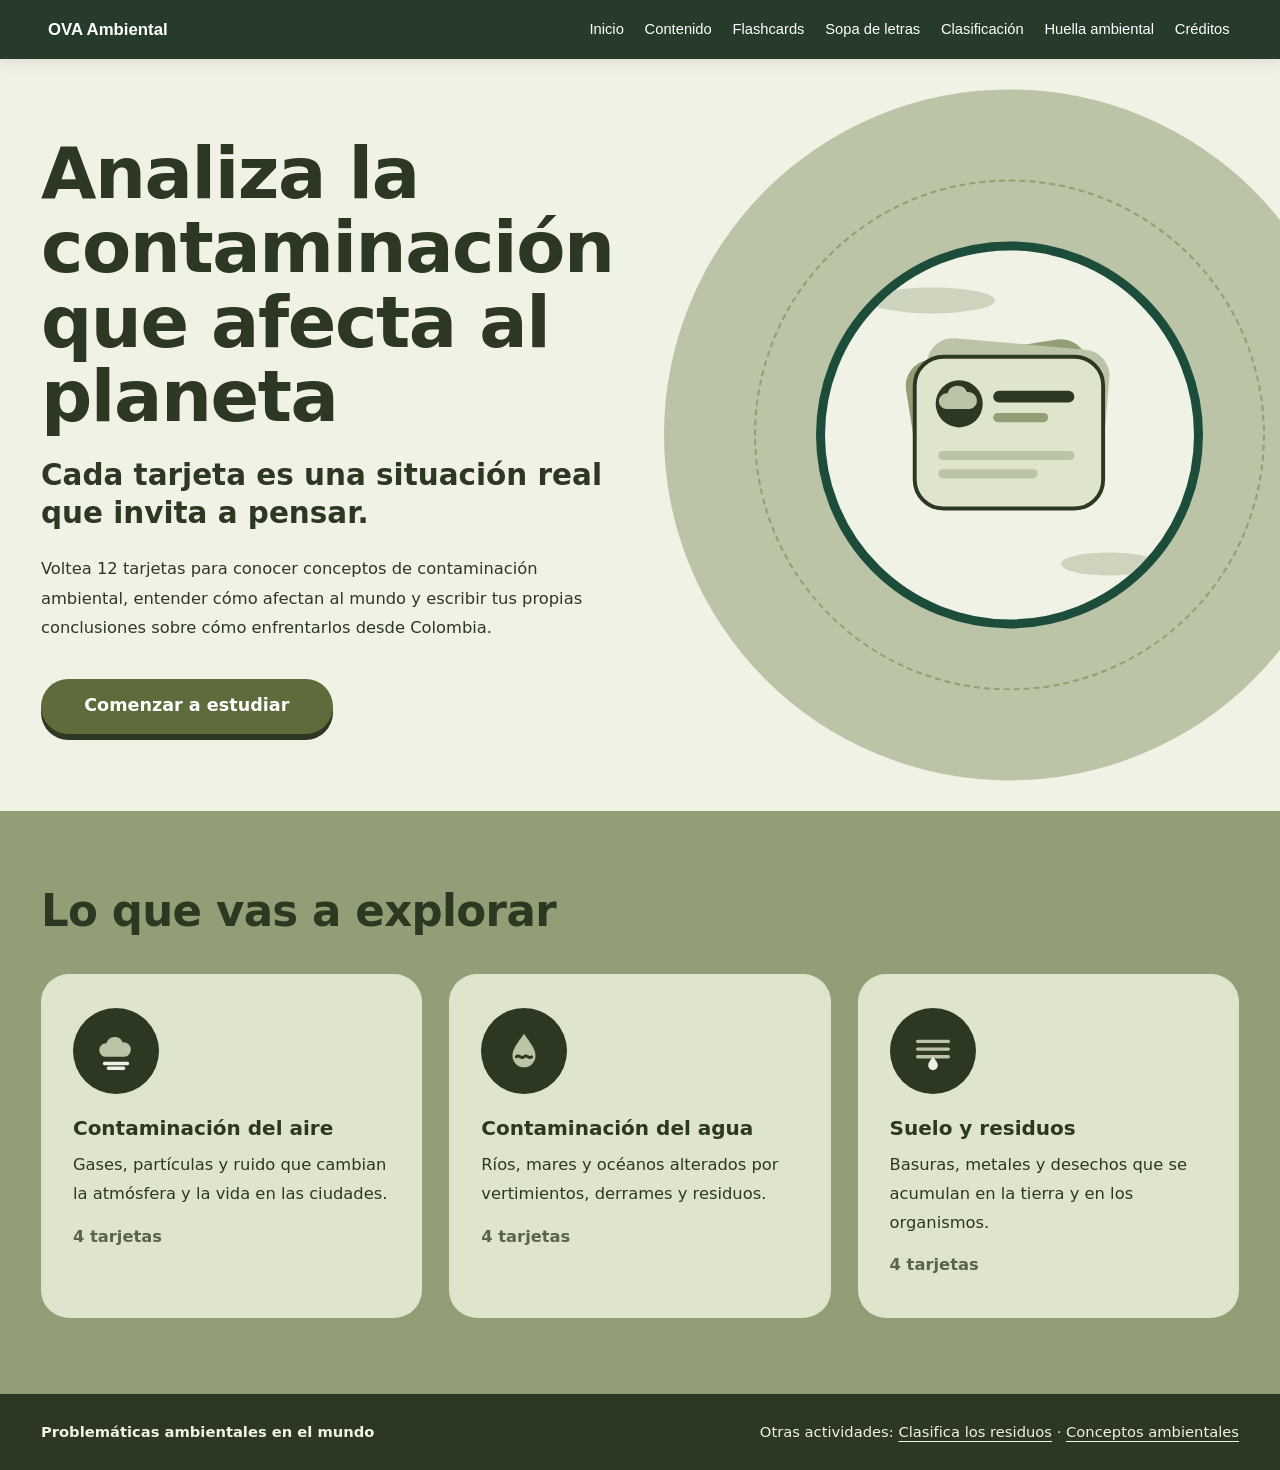
<file: actividades/flashcards.html>
<!DOCTYPE html>
<html lang="es">
<head>
  <meta charset="utf-8">
  <meta name="viewport" content="width=device-width, initial-scale=1">
  <title>Flashcards: contaminación ambiental · Problemáticas ambientales en el mundo</title>
  <link rel="stylesheet" href="../css/flashcards.css">
  <link rel="stylesheet" href="../css/navegacion.css">
</head>
<body>

<nav class="ova-nav" aria-label="Navegación principal">
  <a class="ova-nav__brand" href="../index.html">OVA Ambiental</a>
  <div class="ova-nav__links">
    <a href="../index.html">Inicio</a>
    <a href="../unidad.html">Contenido</a>
    <a href="../actividades/flashcards.html">Flashcards</a>
    <a href="../actividades/sopa.html">Sopa de letras</a>
    <a href="../actividades/arrastrar.html">Clasificación</a>
    <a href="../actividades/huella.html">Huella ambiental</a>
    <a href="../creditos.html">Créditos</a>
  </div>
</nav>

<main>

  <!-- ===================== PANTALLA INICIAL ===================== -->
  <section class="hero" data-screen="intro">
    <div class="wrap hero__inner">
      <div class="hero__text">
        <h1 class="display">Analiza la contaminación que afecta al planeta</h1>
        <h2 class="subtitle">Cada tarjeta es una situación real que invita a pensar.</h2>
        <p class="lead">Voltea 12 tarjetas para conocer conceptos de contaminación ambiental, entender cómo afectan al mundo y escribir tus propias conclusiones sobre cómo enfrentarlos desde Colombia.</p>
        <div class="btn-row">
          <button class="btn" type="button" data-action="start">Comenzar a estudiar</button>
        </div>
      </div>
      <div class="hero__art" aria-hidden="true">
        <div class="stage">
          <div class="stage__disc"></div>
          <div class="stage__ring"></div>
          <div class="stage__globe">
            <span class="cloud cloud--a"></span>
            <span class="cloud cloud--b"></span>
            <svg class="deck-art" viewBox="0 0 220 200">
              <rect x="36" y="34" width="140" height="110" rx="20" fill="#929F76" transform="rotate(-9 106 89)"/>
              <rect x="44" y="30" width="140" height="110" rx="20" fill="#BBC4A6" transform="rotate(5 114 85)"/>
              <rect x="38" y="40" width="144" height="116" rx="22" fill="#DFE4CD" stroke="#2C3822" stroke-width="3"/>
              <circle cx="72" cy="76" r="18" fill="#2C3822"/>
              <path d="M62 80a6 6 0 0 1 1-12 8 8 0 0 1 15-1 6 6 0 0 1 2 13z" fill="#BBC4A6"/>
              <rect x="98" y="66" width="62" height="9" rx="4.5" fill="#2C3822"/>
              <rect x="98" y="83" width="42" height="7" rx="3.5" fill="#929F76"/>
              <rect x="56" y="112" width="104" height="7" rx="3.5" fill="#BBC4A6"/>
              <rect x="56" y="126" width="76" height="7" rx="3.5" fill="#BBC4A6"/>
            </svg>
          </div>
        </div>
      </div>
    </div>
  </section>

  <section class="sage section" data-screen="intro">
    <div class="wrap">
      <h2 class="title section__head">Lo que vas a explorar</h2>
      <div class="grid-3" id="introCats"></div>
    </div>
  </section>

  <!-- ===================== PANTALLA DE ESTUDIO ===================== -->
  <section class="sage game" data-screen="study" hidden>
    <div class="wrap">

      <div class="topbar">
        <div class="topbar__count">Dominadas: <b id="count">0/12</b></div>
        <div class="progress" role="progressbar" aria-label="Tarjetas dominadas" aria-valuemin="0" aria-valuemax="100" aria-valuenow="0" id="progressbar">
          <div class="progress__track"><div class="progress__fill" id="fill"></div></div>
          <span class="progress__pct" id="pct">0%</span>
        </div>
        <div class="topbar__tools">
          <span class="pill pill--soft">Tarjeta <b id="pos">1 de 12</b></span>
        </div>
      </div>

      <div class="study">
        <div class="study__main">
          <div class="filters" id="filters" role="group" aria-label="Filtrar tarjetas"></div>

          <div class="flip" id="flip" tabindex="0" role="button" aria-pressed="false">
            <div class="flip__inner">
              <div class="face face--front">
                <div class="face__top">
                  <span class="tag" id="fCat"></span>
                  <span class="face__num" id="fNum"></span>
                </div>
                <div class="face__center">
                  <div class="icon-dot" id="fIcon"></div>
                  <h2 class="term" id="fTerm"></h2>
                </div>
                <p class="face__hint">
                  <svg viewBox="0 0 24 24" fill="none" aria-hidden="true"><path d="M4 12a8 8 0 0 1 14-5.3M20 12a8 8 0 0 1-14 5.3" stroke="currentColor" stroke-width="2.4" stroke-linecap="round"/><path d="M18 3v4h-4M6 21v-4h4" stroke="currentColor" stroke-width="2.4" stroke-linecap="round" stroke-linejoin="round"/></svg>
                  Toca la tarjeta para ver la definición
                </p>
              </div>
              <div class="face face--back">
                <h3 class="back__term" id="bTerm"></h3>
                <div class="back__block">
                  <h4>Definición</h4>
                  <p id="bDef"></p>
                </div>
                <div class="back__block">
                  <h4>Situación en el mundo</h4>
                  <p id="bSit"></p>
                </div>
              </div>
            </div>
          </div>

          <div class="controls">
            <button class="btn--outline" type="button" id="prev" aria-label="Tarjeta anterior">← Anterior</button>
            <button class="btn btn--small" type="button" id="flipBtn">Voltear tarjeta</button>
            <button class="btn--outline" type="button" id="next" aria-label="Tarjeta siguiente">Siguiente →</button>
          </div>
          <p class="keys">Atajos: ← → para cambiar de tarjeta · Espacio para voltear</p>

          <div class="analysis is-locked" id="analysis">
            <h3>Para analizar</h3>
            <p class="analysis__q" id="aQ">Voltea la tarjeta para ver la pregunta de análisis.</p>
            <label class="sr-only" for="note">Tu conclusión</label>
            <textarea id="note" rows="3" placeholder="Escribe aquí tu conclusión (opcional)" disabled></textarea>
            <div class="analysis__btns">
              <button class="btn btn--small" type="button" id="mastered" disabled>La domino</button>
              <button class="btn btn--small btn--ghost" type="button" id="review" disabled>Repasar después</button>
            </div>
          </div>
        </div>

        <aside class="deckpanel" aria-labelledby="deckTitle">
          <div class="deckpanel__head">
            <h2 id="deckTitle">Tu mazo</h2>
            <span id="deckCount">0 de 12</span>
          </div>
          <div class="tiles" id="tiles"></div>
          <ul class="legend" aria-hidden="true">
            <li><i class="dot dot--new"></i>Sin ver</li>
            <li><i class="dot dot--review"></i>Por repasar</li>
            <li><i class="dot dot--ok"></i>Dominada</li>
          </ul>
          <div class="deckpanel__btns">
            <button class="btn--outline" type="button" id="shuffle">Mezclar</button>
            <button class="btn btn--small" type="button" data-action="summary">Ver resumen</button>
          </div>
        </aside>
      </div>
    </div>
  </section>

  <!-- ===================== RESUMEN ===================== -->
  <section class="hero" data-screen="summary" hidden>
    <div class="wrap hero__inner">
      <div class="hero__text">
        <h1 class="display" id="sTitle">¡Buen repaso!</h1>
        <h2 class="subtitle" id="sSub"></h2>
        <p class="lead" id="sText"></p>
        <div class="btn-row">
          <button class="btn" type="button" data-action="again">Estudiar de nuevo</button>
          <button class="btn btn--ghost" type="button" id="pendingBtn" data-action="pending">Repasar pendientes</button>
        </div>
      </div>
      <div class="hero__art" aria-hidden="true">
        <div class="stage">
          <div class="stage__disc"></div>
          <div class="stage__ring"></div>
          <div class="stage__globe">
            <span class="cloud cloud--a"></span>
            <span class="cloud cloud--b"></span>
            <div class="globe-score">
              <div class="score-num" id="sScore">0/12</div>
              <div class="score-label">tarjetas dominadas</div>
            </div>
          </div>
        </div>
      </div>
    </div>
  </section>

  <section class="sage section" data-screen="summary" hidden>
    <div class="wrap">
      <h2 class="title section__head">Tu avance por tema</h2>
      <div class="grid-3" id="sCats" style="margin-bottom:clamp(40px,5vw,72px)"></div>
      <h2 class="title section__head">Tus conclusiones</h2>
      <div class="grid-3" id="sNotes"></div>
    </div>
  </section>

</main>

<footer class="footer">
  <div class="wrap">
    <b>Problemáticas ambientales en el mundo</b>
    <span>Otras actividades: <a href="../index.html">Clasifica los residuos</a> · <a href="sopa.html">Conceptos ambientales</a></span>
  </div>
</footer>

<script src="../js/flashcards.js"></script>
</body>
</html>
</file>
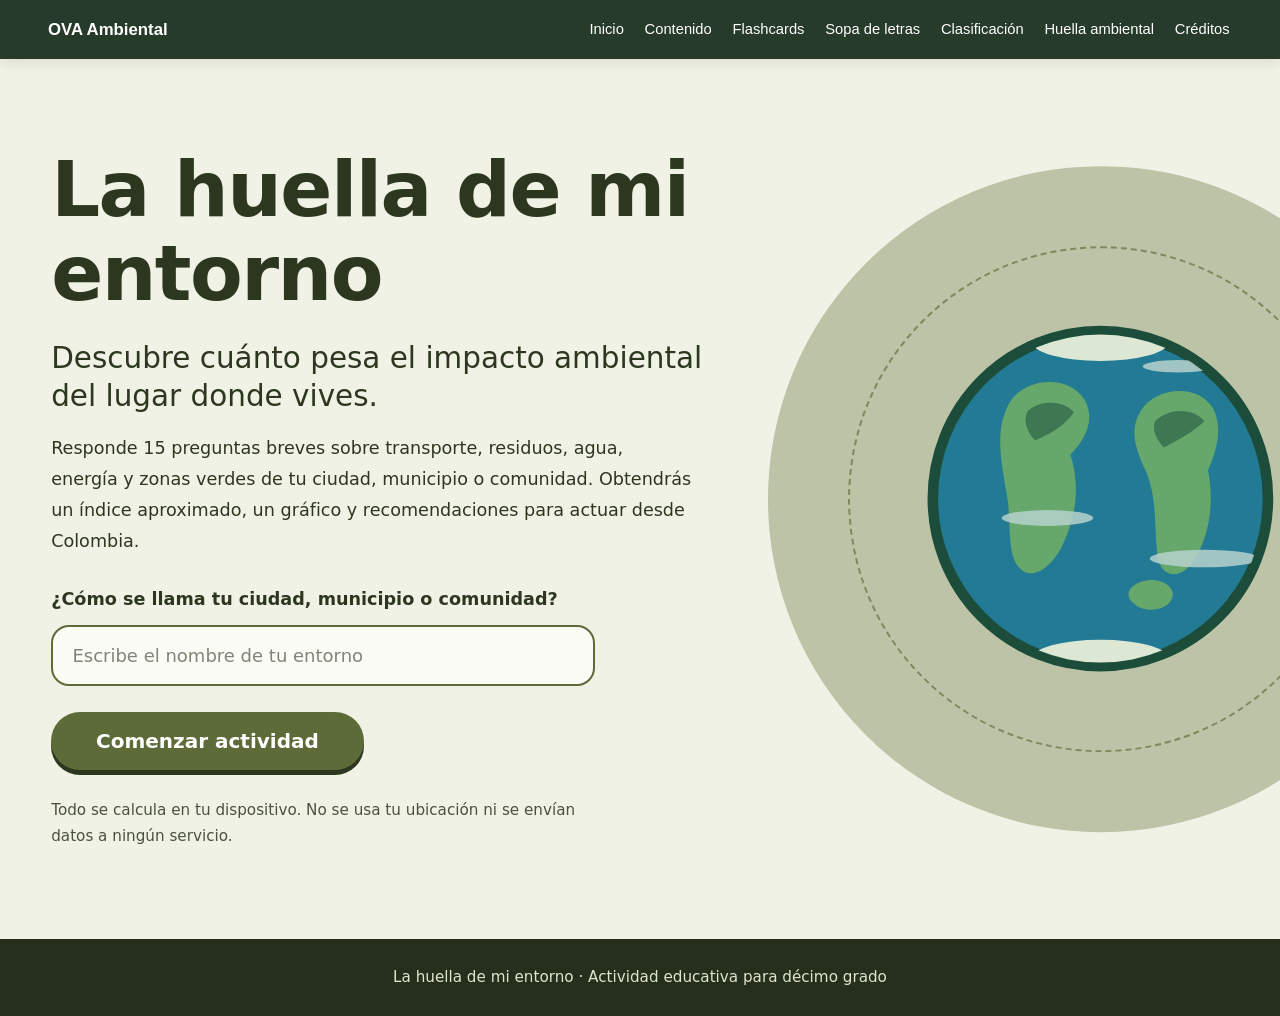
<file: actividades/huella.html>
<!doctype html>
<html lang="es">
<head>
  <meta charset="utf-8">
  <meta name="viewport" content="width=device-width, initial-scale=1">
  <title>La huella de mi entorno</title>
  <meta name="description" content="Actividad interactiva para estudiantes de décimo grado: estima el impacto ambiental de tu ciudad, municipio o comunidad.">
  <!-- Si el proyecto ya tiene una hoja de estilos global (variables, tipografías, botones), enlázala aquí ANTES de esta línea. -->
  <link rel="stylesheet" href="../css/huella.css">
  <link rel="stylesheet" href="../css/navegacion.css">
</head>
<body>

<nav class="ova-nav" aria-label="Navegación principal">
  <a class="ova-nav__brand" href="../index.html">OVA Ambiental</a>
  <div class="ova-nav__links">
    <a href="../index.html">Inicio</a>
    <a href="../unidad.html">Contenido</a>
    <a href="../actividades/flashcards.html">Flashcards</a>
    <a href="../actividades/sopa.html">Sopa de letras</a>
    <a href="../actividades/arrastrar.html">Clasificación</a>
    <a href="../actividades/huella.html">Huella ambiental</a>
    <a href="../creditos.html">Créditos</a>
  </div>
</nav>


  <!-- Iconografía: círculo oscuro con glifo claro, igual que las tarjetas «Lo que vas a explorar» -->
  <svg width="0" height="0" style="position:absolute" aria-hidden="true" focusable="false">
    <symbol id="i-bus" viewBox="0 0 48 48">
      <rect x="10" y="8" width="28" height="27" rx="6" fill="currentColor"/>
      <rect x="14" y="13" width="20" height="10" rx="2.5" fill="var(--icon-cut)"/>
      <rect x="14" y="27" width="5" height="3" rx="1.5" fill="var(--icon-cut)"/>
      <rect x="29" y="27" width="5" height="3" rx="1.5" fill="var(--icon-cut)"/>
      <rect x="13" y="35" width="6" height="6" rx="2" fill="var(--icon-accent)"/>
      <rect x="29" y="35" width="6" height="6" rx="2" fill="var(--icon-accent)"/>
    </symbol>
    <symbol id="i-bin" viewBox="0 0 48 48">
      <rect x="10" y="12" width="28" height="5" rx="2.5" fill="currentColor"/>
      <rect x="18" y="8" width="12" height="5" rx="2" fill="var(--icon-accent)"/>
      <path d="M13 19h22l-1.9 19.200a3.200 3.200 0 0 1-3.200 2.800H18.100a3.200 3.200 0 0 1-3.200-2.800z" fill="currentColor"/>
      <rect x="20.500" y="23" width="2.600" height="13" rx="1.300" fill="var(--icon-cut)"/>
      <rect x="26" y="23" width="2.600" height="13" rx="1.300" fill="var(--icon-cut)"/>
    </symbol>
    <symbol id="i-drop" viewBox="0 0 48 48">
      <path d="M24 7c6.500 8.500 12 14 12 21a12 12 0 0 1-24 0c0-7 5.500-12.500 12-21z" fill="currentColor"/>
      <path d="M17 29c2.200-2.200 4.500-2.200 7 0s4.800 2.200 7 0" fill="none" stroke="var(--icon-cut)" stroke-width="2.600" stroke-linecap="round"/>
    </symbol>
    <symbol id="i-bolt" viewBox="0 0 48 48">
      <path d="M28 5 12 27h10l-3 16 17-23H26z" fill="currentColor"/>
    </symbol>
    <symbol id="i-leaf" viewBox="0 0 48 48">
      <path d="M9 37C9 20 20 9 39 9c0 19-10 30-26 30z" fill="var(--icon-accent)"/>
      <path d="M13 36 31 18" fill="none" stroke="var(--icon-cut)" stroke-width="2.600" stroke-linecap="round"/>
    </symbol>
    <symbol id="i-info" viewBox="0 0 48 48">
      <circle cx="24" cy="24" r="15" fill="none" stroke="currentColor" stroke-width="3.400"/>
      <rect x="22.300" y="21" width="3.400" height="11" rx="1.700" fill="currentColor"/>
      <circle cx="24" cy="16" r="2.200" fill="currentColor"/>
    </symbol>
    <symbol id="i-pencil" viewBox="0 0 48 48">
      <path d="M11 37l2.500-9.500L31 10l7 7-17.500 17.500z" fill="currentColor"/>
      <path d="M28 13l7 7" stroke="var(--icon-cut)" stroke-width="2.600" stroke-linecap="round"/>
      <path d="M10 40l3.500-1" stroke="var(--icon-accent)" stroke-width="3" stroke-linecap="round"/>
    </symbol>
  </svg>

  <main>

    <!-- ============ 1. INTRODUCCIÓN ============ -->
    <section class="hero" id="screen-intro" aria-labelledby="intro-title">
      <div class="hero__text">
        <h1 id="intro-title" tabindex="-1" data-focus>La huella de mi entorno</h1>
        <p class="hero__lead">Descubre cuánto pesa el impacto ambiental del lugar donde vives.</p>
        <p class="hero__body">Responde 15 preguntas breves sobre transporte, residuos, agua, energía y zonas verdes de tu ciudad, municipio o comunidad. Obtendrás un índice aproximado, un gráfico y recomendaciones para actuar desde Colombia.</p>

        <form class="hero__form" id="start-form" novalidate>
          <label class="field__label" for="entorno">¿Cómo se llama tu ciudad, municipio o comunidad?</label>
          <input class="field" id="entorno" name="entorno" type="text" maxlength="60" autocomplete="off" placeholder="Escribe el nombre de tu entorno" aria-describedby="entorno-error">
          <p class="field__error" id="entorno-error" role="alert" hidden></p>
          <button class="btn" type="submit">Comenzar actividad</button>
        </form>

        <p class="hero__note">Todo se calcula en tu dispositivo. No se usa tu ubicación ni se envían datos a ningún servicio.</p>
      </div>

      <div class="hero__art" aria-hidden="true">
        <div class="orbit">
          <div class="orbit__ring"></div>
          <svg class="orbit__earth" viewBox="0 0 400 400" focusable="false">
            <defs><clipPath id="earth-clip"><circle cx="200" cy="200" r="186"/></clipPath></defs>
            <circle cx="200" cy="200" r="190" fill="#237A94" stroke="#1B4D3A" stroke-width="12"/>
            <g clip-path="url(#earth-clip)">
              <path d="M95 95C110 62 165 58 182 88C196 112 180 136 166 150C176 182 174 214 160 246C150 272 128 292 112 282C92 268 100 228 94 196C88 160 80 126 95 95Z" fill="#66A86C"/>
              <path d="M118 100C132 88 158 88 170 102C160 118 140 128 126 134C116 124 112 110 118 100Z" fill="#3E7852"/>
              <path d="M246 100C264 72 312 70 328 98C340 122 330 150 322 168C330 208 322 246 306 270C294 290 272 292 266 270C260 240 266 204 252 170C240 144 232 122 246 100Z" fill="#66A86C"/>
              <path d="M262 112C280 96 306 98 318 112C306 124 288 134 272 142C264 134 258 122 262 112Z" fill="#3E7852"/>
              <path d="M236 300C250 288 276 290 282 306C284 322 262 330 246 324C232 318 228 308 236 300Z" fill="#66A86C"/>
              <ellipse cx="200" cy="22" rx="78" ry="22" fill="#DDE8D4"/>
              <ellipse cx="200" cy="382" rx="78" ry="22" fill="#DDE8D4"/>
              <ellipse cx="288" cy="50" rx="40" ry="7" fill="#B7D3CD" opacity=".85"/>
              <ellipse cx="140" cy="222" rx="52" ry="9" fill="#B7D3CD" opacity=".85"/>
              <ellipse cx="318" cy="268" rx="62" ry="10" fill="#B7D3CD" opacity=".85"/>
            </g>
          </svg>
        </div>
      </div>
    </section>

    <!-- ============ 2. CUESTIONARIO ============ -->
    <section class="explore" id="screen-quiz" aria-labelledby="quiz-title" hidden>
      <div class="wrap">
        <p class="eyebrow">Entorno: <strong id="quiz-env"></strong></p>
        <h2 class="section-title" id="quiz-title" tabindex="-1" data-focus>Lo que vas a analizar</h2>

        <ol class="steps" id="steps" aria-label="Categorías del cuestionario"></ol>

        <div class="progress" id="progress" role="progressbar" aria-valuemin="1" aria-valuemax="15" aria-valuenow="1" aria-label="Avance del cuestionario">
          <span class="progress__bar" id="progress-bar"></span>
        </div>

        <article class="card question" id="question-card" aria-live="polite"></article>
      </div>
    </section>

    <!-- ============ 3. RESULTADOS ============ -->
    <section class="explore" id="screen-results" aria-labelledby="results-title" hidden>
      <div class="wrap">
        <h2 class="section-title" id="results-title" tabindex="-1" data-focus>Resultados de <span id="res-env"></span></h2>

        <div class="grid grid--summary">
          <article class="card card--overall" aria-labelledby="overall-title">
            <h3 class="card__title" id="overall-title">Resultado general</h3>
            <p class="overall__score"><span id="overall-score">0</span><small>/100</small></p>
            <p><span class="pill" id="overall-pill" data-level="bajo">Impacto bajo</span></p>
            <div class="scale" aria-hidden="true">
              <span class="scale__seg" data-level="bajo"></span>
              <span class="scale__seg" data-level="moderado"></span>
              <span class="scale__seg" data-level="alto"></span>
              <span class="scale__marker" id="scale-marker"></span>
            </div>
            <p class="scale__legend" aria-hidden="true"><span>Bajo</span><span>Moderado</span><span>Alto</span></p>
            <p class="card__text" id="overall-text"></p>
          </article>

          <article class="card card--chart" aria-labelledby="chart-title">
            <h3 class="card__title" id="chart-title">¿Dónde pesa más tu impacto?</h3>
            <p class="card__text card__text--small">Una barra más larga significa mayor impacto. Las líneas punteadas separan los niveles bajo, moderado y alto.</p>
            <div class="chart" id="chart"></div>
            <p class="chart__summary" id="chart-summary"></p>
          </article>
        </div>

        <h2 class="section-title section-title--spaced">Puntuación por categoría</h2>
        <div class="grid grid--3" id="category-cards"></div>

        <h2 class="section-title section-title--spaced">Recomendaciones para tu entorno</h2>
        <div class="grid grid--3" id="recs"></div>

        <h2 class="section-title section-title--spaced">Reflexión</h2>
        <article class="card card--reflection">
          <form id="reflection-form" novalidate>
            <label class="reflection__question" for="reflection">¿Qué cambio consideras más necesario para reducir el impacto ambiental de tu entorno?</label>
            <p class="card__text card__text--small">Escribe con tus propias palabras. Puedes apoyarte en tus resultados y en las recomendaciones.</p>
            <textarea class="field field--area" id="reflection" name="reflection" rows="5" maxlength="600" placeholder="Escribe tu respuesta aquí" aria-describedby="reflection-count reflection-error"></textarea>
            <p class="field__meta"><span id="reflection-count">0 / 600</span></p>
            <p class="field__error" id="reflection-error" role="alert" hidden></p>
            <button class="btn" type="submit" id="reflection-save">Guardar reflexión</button>
          </form>
        </article>

        <article class="card card--summary" id="summary" aria-labelledby="summary-title" hidden>
          <span class="icon"><svg viewBox="0 0 48 48" aria-hidden="true"><use href="#i-pencil"/></svg></span>
          <h3 class="card__title" id="summary-title" tabindex="-1">Resumen de tu actividad</h3>
          <dl class="summary__list" id="summary-list"></dl>
          <blockquote class="summary__quote" id="summary-quote"></blockquote>
        </article>

        <div class="actions">
          <button class="btn btn--ghost" type="button" id="btn-print">Imprimir o guardar en PDF</button>
          <button class="btn btn--ghost" type="button" id="btn-restart">Volver a empezar</button>
        </div>
      </div>
    </section>

  </main>

  <footer class="site-footer">
    <p>La huella de mi entorno · Actividad educativa para décimo grado</p>
  </footer>

  <script src="../js/huella.js"></script>
</body>
</html>
</file>
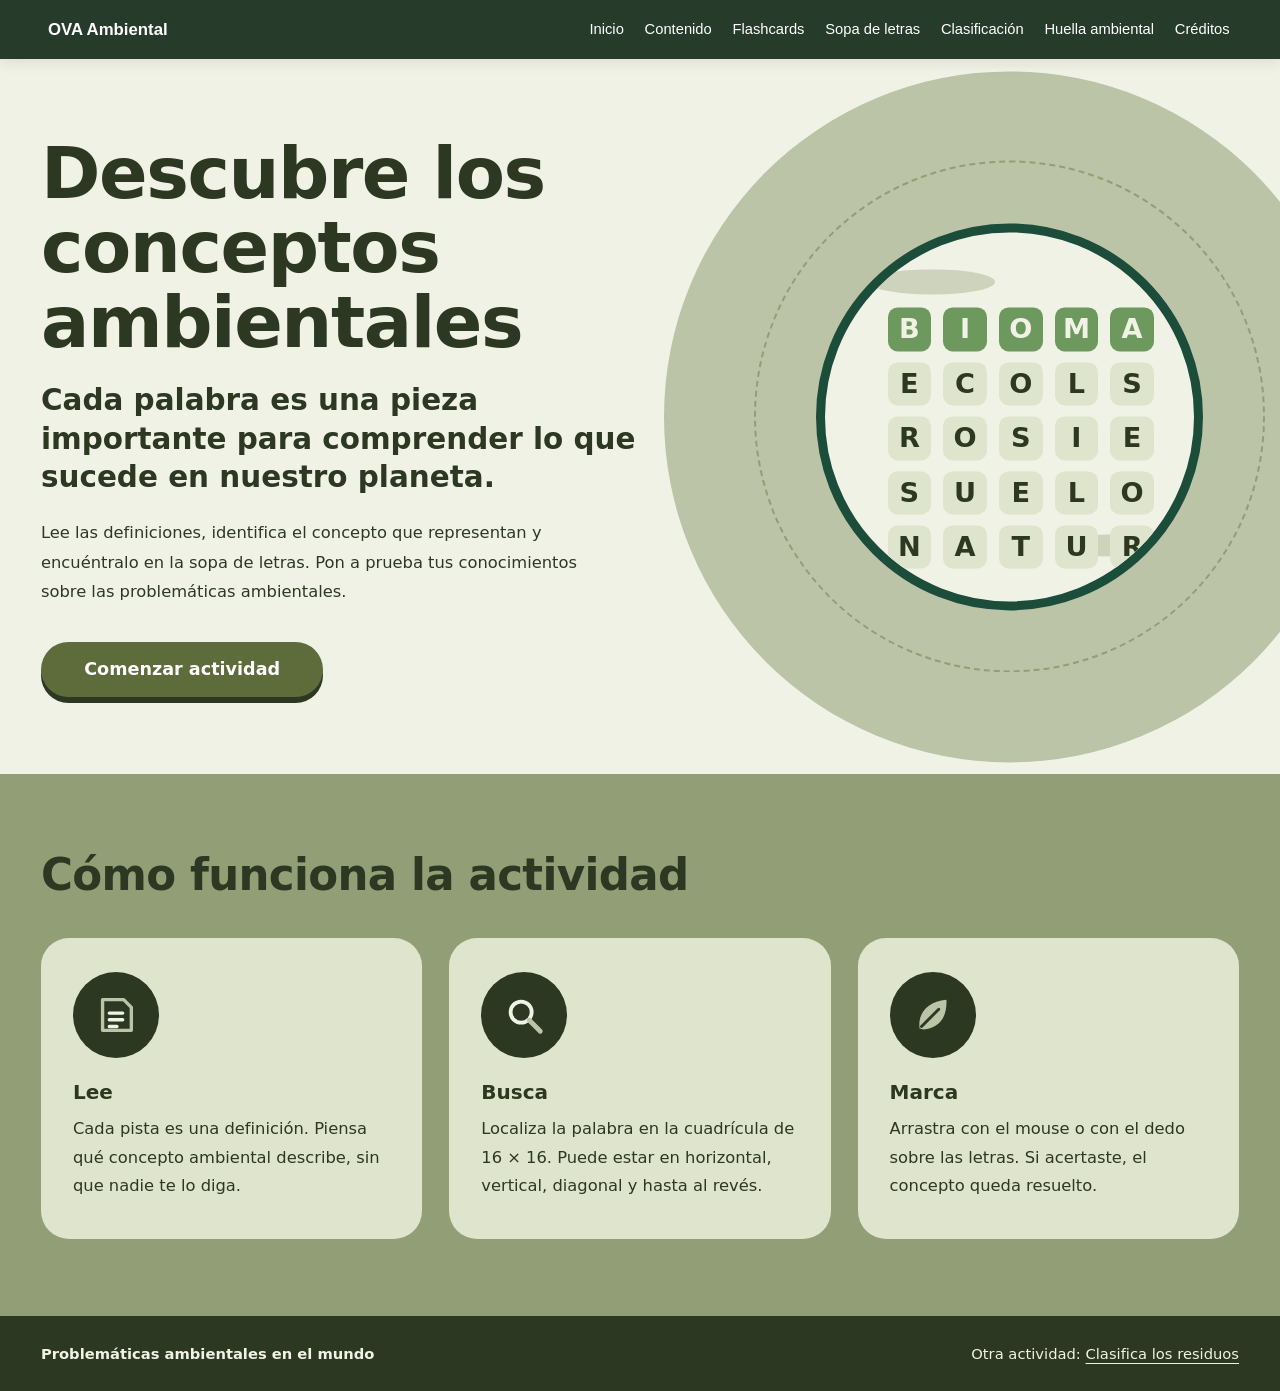
<file: actividades/sopa.html>
<!DOCTYPE html>
<html lang="es">
<head>
  <meta charset="utf-8">
  <meta name="viewport" content="width=device-width, initial-scale=1">
  <title>Descubre los conceptos ambientales · Problemáticas ambientales en el mundo</title>
  <link rel="stylesheet" href="../css/sopa.css">
  <link rel="stylesheet" href="../css/navegacion.css">
</head>
<body>

<nav class="ova-nav" aria-label="Navegación principal">
  <a class="ova-nav__brand" href="../index.html">OVA Ambiental</a>
  <div class="ova-nav__links">
    <a href="../index.html">Inicio</a>
    <a href="../unidad.html">Contenido</a>
    <a href="../actividades/flashcards.html">Flashcards</a>
    <a href="../actividades/sopa.html">Sopa de letras</a>
    <a href="../actividades/arrastrar.html">Clasificación</a>
    <a href="../actividades/huella.html">Huella ambiental</a>
    <a href="../creditos.html">Créditos</a>
  </div>
</nav>

<main>

  <!-- ===================== PANTALLA INICIAL ===================== -->
  <section class="hero" data-screen="intro">
    <div class="wrap hero__inner">
      <div class="hero__text">
        <h1 class="display">Descubre los conceptos ambientales</h1>
        <h2 class="subtitle">Cada palabra es una pieza importante para comprender lo que sucede en nuestro planeta.</h2>
        <p class="lead">Lee las definiciones, identifica el concepto que representan y encuéntralo en la sopa de letras. Pon a prueba tus conocimientos sobre las problemáticas ambientales.</p>
        <div class="btn-row">
          <button class="btn" type="button" data-action="start">Comenzar actividad</button>
        </div>
      </div>
      <div class="hero__art" aria-hidden="true">
        <div class="stage">
          <div class="stage__disc"></div>
          <div class="stage__ring"></div>
          <div class="stage__globe">
            <span class="cloud cloud--a"></span>
            <span class="cloud cloud--b"></span>
            <div class="mini-letters">
              <span class="on">B</span><span class="on">I</span><span class="on">O</span><span class="on">M</span><span class="on">A</span>
              <span>E</span><span>C</span><span>O</span><span>L</span><span>S</span>
              <span>R</span><span>O</span><span>S</span><span>I</span><span>E</span>
              <span>S</span><span>U</span><span>E</span><span>L</span><span>O</span>
              <span>N</span><span>A</span><span>T</span><span>U</span><span>R</span>
            </div>
          </div>
        </div>
      </div>
    </div>
  </section>

  <section class="sage section" data-screen="intro">
    <div class="wrap">
      <h2 class="title section__head">Cómo funciona la actividad</h2>
      <div class="grid-3">
        <article class="card">
          <div class="icon-dot">
            <svg viewBox="0 0 48 48" fill="none" aria-hidden="true"><path d="M10 8h22l8 8v24H10z" stroke="#BBC4A6" stroke-width="3.5" stroke-linejoin="round"/><path d="M17 22h14M17 29h14M17 36h8" stroke="#F1F2E6" stroke-width="3.5" stroke-linecap="round"/></svg>
          </div>
          <h3 class="card-title">Lee</h3>
          <p>Cada pista es una definición. Piensa qué concepto ambiental describe, sin que nadie te lo diga.</p>
        </article>
        <article class="card">
          <div class="icon-dot">
            <svg viewBox="0 0 48 48" fill="none" aria-hidden="true"><circle cx="21" cy="21" r="11" stroke="#F1F2E6" stroke-width="4"/><path d="M29.5 29.5L41 41" stroke="#BBC4A6" stroke-width="5" stroke-linecap="round"/></svg>
          </div>
          <h3 class="card-title">Busca</h3>
          <p>Localiza la palabra en la cuadrícula de 16 × 16. Puede estar en horizontal, vertical, diagonal y hasta al revés.</p>
        </article>
        <article class="card">
          <div class="icon-dot">
            <svg viewBox="0 0 48 48" fill="none" aria-hidden="true"><path d="M10 38C8 22 18 10 38 8c1 20-9 30-24 31" fill="#BBC4A6"/><path d="M12 36L30 18" stroke="#2C3822" stroke-width="3" stroke-linecap="round"/></svg>
          </div>
          <h3 class="card-title">Marca</h3>
          <p>Arrastra con el mouse o con el dedo sobre las letras. Si acertaste, el concepto queda resuelto.</p>
        </article>
      </div>
    </div>
  </section>

  <!-- ===================== PANTALLA DE JUEGO ===================== -->
  <section class="sage game" data-screen="game" hidden>
    <div class="wrap">

      <div class="topbar">
        <div class="topbar__count">Conceptos encontrados: <b id="count">0/12</b></div>
        <div class="progress" role="progressbar" aria-label="Progreso de la actividad" aria-valuemin="0" aria-valuemax="100" aria-valuenow="0" id="progressbar">
          <div class="progress__track"><div class="progress__fill" id="fill"></div></div>
          <span class="progress__pct" id="pct">0%</span>
        </div>
        <div class="topbar__tools">
          <span class="pill pill--time">Tiempo <b id="time">00:00</b></span>
          <button class="btn--outline" type="button" id="howtoBtn" aria-expanded="false" aria-controls="howto">Instrucciones</button>
        </div>
      </div>

      <div class="howto" id="howto" hidden>
        <h3>Cómo se juega</h3>
        <ol>
          <li><span>Lee una pista del panel «Pistas ambientales» y deduce qué concepto describe.</span></li>
          <li><span>Mantén presionado sobre la primera letra y arrastra hasta la última. Funciona en horizontal, vertical y diagonal, y en ambos sentidos.</span></li>
          <li><span>Suelta para comprobar. Si es correcta queda en verde; si no, las letras vuelven a su estado y puedes intentarlo de nuevo.</span></li>
        </ol>
      </div>

      <div class="play">
        <div>
          <div class="board">
            <div class="letters" id="letters" role="application" aria-label="Sopa de letras de 16 por 16. Arrastra sobre las letras para seleccionar una palabra."></div>
          </div>
          <div class="feedback board-feedback" id="feedback" role="status" aria-live="polite">
            <div class="feedback__icon" id="fbIcon"></div>
            <div>
              <h3 class="feedback__title" id="fbTitle"></h3>
              <p class="feedback__text" id="fbText"></p>
            </div>
          </div>
        </div>

        <aside class="clues" aria-labelledby="cluesTitle">
          <div class="clues__head">
            <h2 id="cluesTitle">Pistas ambientales</h2>
            <span id="cluesCount">0 de 12</span>
          </div>
          <ol class="clues__list" id="clues"></ol>
        </aside>
      </div>
    </div>
  </section>

  <!-- ===================== PANTALLA FINAL ===================== -->
  <section class="hero" data-screen="final" hidden>
    <div class="wrap hero__inner">
      <div class="hero__text">
        <h1 class="display">¡Reto completado!</h1>
        <h2 class="subtitle" id="finalSub"></h2>
        <p class="lead" id="finalText"></p>
        <div class="btn-row">
          <button class="btn" type="button" data-action="retry">Volver a intentar</button>
          <button class="btn btn--ghost" type="button" data-action="review">Repasar conceptos</button>
        </div>
      </div>
      <div class="hero__art" aria-hidden="true">
        <div class="stage">
          <div class="stage__disc"></div>
          <div class="stage__ring"></div>
          <div class="stage__globe">
            <svg class="scene" viewBox="0 0 200 200" preserveAspectRatio="xMidYMid slice">
              <rect width="200" height="200" fill="#F1F2E6"/>
              <circle cx="146" cy="58" r="20" fill="#BBC4A6"/>
              <ellipse cx="52" cy="46" rx="26" ry="6" fill="#BBC4A6" opacity=".7"/>
              <path d="M0 150Q50 118 100 142T200 130V200H0z" fill="#929F76"/>
              <path d="M0 172Q60 148 120 168T200 160V200H0z" fill="#6D985E"/>
              <rect x="96" y="96" width="9" height="52" rx="4" fill="#2C3822"/>
              <circle cx="100" cy="82" r="30" fill="#6D985E"/>
              <circle cx="82" cy="98" r="18" fill="#55804A"/>
              <circle cx="120" cy="96" r="16" fill="#55804A"/>
              <circle cx="104" cy="68" r="12" fill="#8FB57F"/>
            </svg>
          </div>
        </div>
      </div>
    </div>
  </section>

  <section class="sage section" data-screen="final" hidden>
    <div class="wrap">
      <h2 class="title section__head">Tu desempeño</h2>
      <div class="final-stats">
        <article class="card"><div class="stat-num" id="fScore">0</div><h3 class="card-title" style="margin-top:14px">Puntuación sobre 100</h3><p>Considera tus intentos y el tiempo, sin castigar los errores en exceso.</p></article>
        <article class="card"><div class="stat-num" id="fPct">0%</div><h3 class="card-title" style="margin-top:14px">Conceptos encontrados</h3><p id="fPctText">Todos los conceptos de la actividad.</p></article>
        <article class="card"><div class="stat-num" id="fTime">00:00</div><h3 class="card-title" style="margin-top:14px">Tiempo empleado</h3><p>Desde que comenzaste hasta el último concepto.</p></article>
        <article class="card"><div class="stat-num" id="fWrong">0</div><h3 class="card-title" style="margin-top:14px">Intentos fallidos</h3><p>Cada combinación que no correspondía a un concepto.</p></article>
      </div>
    </div>
  </section>

  <!-- ===================== REPASO ===================== -->
  <section class="sage section" data-screen="review" hidden>
    <div class="wrap">
      <div class="review-head">
        <h2 class="title">Repasa los conceptos</h2>
        <div class="btn-row">
          <button class="btn btn--small" type="button" data-action="retry">Volver a intentar</button>
          <button class="btn btn--small btn--ghost" type="button" data-action="final">Ver resultados</button>
        </div>
      </div>
      <div class="grid-3" id="reviewList"></div>
    </div>
  </section>

</main>

<footer class="footer">
  <div class="wrap">
    <b>Problemáticas ambientales en el mundo</b>
    <span>Otra actividad: <a href="../index.html">Clasifica los residuos</a></span>
  </div>
</footer>

<script src="../js/sopa.js"></script>
</body>
</html>
</file>
<file: css/entrada.css>
/* ==========================================================
   OVA: Problemáticas ambientales en el mundo
   Hoja de estilos principal
   Secciones:
   1. Variables
   2. Base y reinicio
   3. Utilidades (contenedor, enlace de salto, botón)
   4. Encabezado
   5. Hero
   6. Temas
   7. Objetivo de aprendizaje
   8. Información institucional
   9. Pie de página
   10. Página "Próximamente"
   11. Animaciones
   12. Diseño responsivo
   13. Movimiento reducido
   ========================================================== */

/* 1. VARIABLES ------------------------------------------------ */
:root {
  /* Paleta en tonos salvia y oliva, derivada de la textura de referencia */
  --oliva-profundo: #2E3820;
  --salvia-medio: #A9B58C;
  --salvia-claro: #DDE3CC;
  --oliva-medio: #5B6B3A;
  --crema: #F1F3E6;
  --blanco: #FFFFFF;

  /* Salvia base: color promedio de la textura img/textura-verde.png */
  --salvia: #8F9C70;
  --textura-salvia: url("../img/textura-verde.png");

  /* Tipografías */
  --fuente-titulos: "Poppins", "Segoe UI", Arial, sans-serif;
  --fuente-texto: "Inter", "Segoe UI", Arial, sans-serif;

  /* Medidas */
  --ancho-max: 72rem;
  --radio: 1.25rem;
  --transicion: 0.25s ease;
}

/* 2. BASE Y REINICIO ------------------------------------------ */
*,
*::before,
*::after {
  box-sizing: border-box;
}

html {
  scroll-behavior: smooth;
}

body {
  margin: 0;
  min-height: 100vh;
  display: flex;
  flex-direction: column;
  background-color: var(--crema);
  color: var(--oliva-profundo);
  font-family: var(--fuente-texto);
  font-size: 1.0625rem;
  line-height: 1.65;
}

main {
  flex: 1 0 auto;
}

img {
  display: block;
  max-width: 100%;
  height: auto;
}

h1, h2, h3 {
  margin: 0;
  font-family: var(--fuente-titulos);
  line-height: 1.15;
  color: var(--oliva-profundo);
}

p {
  margin: 0;
}

ul, dl, dd {
  margin: 0;
  padding: 0;
  list-style: none;
}

/* 3. UTILIDADES ----------------------------------------------- */
.container {
  width: 100%;
  max-width: var(--ancho-max);
  margin-inline: auto;
  padding-inline: clamp(1.25rem, 4vw, 2.5rem);
}

/* Enlace para saltar al contenido (visible solo con teclado) */
.skip-link {
  position: absolute;
  left: 1rem;
  top: -4rem;
  z-index: 10;
  padding: 0.75rem 1.25rem;
  background-color: var(--oliva-profundo);
  color: var(--blanco);
  font-family: var(--fuente-titulos);
  font-weight: 500;
  border-radius: 0.5rem;
  transition: top var(--transicion);
}

.skip-link:focus {
  top: 1rem;
}

.section-title {
  font-size: clamp(1.6rem, 3.2vw + 0.6rem, 2.4rem);
  font-weight: 600;
  margin-bottom: 2rem;
}

/* Botón principal: la acción más visible de la pantalla */
.btn-primary {
  display: inline-block;
  padding: 1.1rem 2.5rem;
  border-radius: 999px;
  background-color: var(--oliva-medio);
  color: var(--blanco);
  font-family: var(--fuente-titulos);
  font-size: 1.2rem;
  font-weight: 600;
  text-align: center;
  text-decoration: none;
  box-shadow: 0 5px 0 var(--oliva-profundo);
  transition: background-color var(--transicion), transform var(--transicion), box-shadow var(--transicion);
}

.btn-primary:hover {
  background-color: var(--oliva-profundo);
  box-shadow: 0 7px 0 var(--salvia-medio);
  transform: translateY(-2px);
}

.btn-primary:focus {
  outline: 4px solid var(--oliva-profundo);
  outline-offset: 5px;
}

.btn-primary:active {
  background-color: var(--oliva-profundo);
  box-shadow: 0 0 0 var(--salvia-medio);
  transform: translateY(5px);
}

/* 4. ENCABEZADO ----------------------------------------------- */
.site-header {
  padding-block: 1rem;
  border-bottom: 3px solid var(--salvia);
}

.site-header__inner {
  display: flex;
  align-items: center;
  gap: 0.9rem;
}

.site-header__logo {
  width: 3rem;
  height: 3rem;
  flex-shrink: 0;
}

.site-header__name {
  display: flex;
  flex-direction: column;
  font-family: var(--fuente-titulos);
  font-size: 1.2rem;
  font-weight: 700;
  line-height: 1.2;
}

.site-header__tag {
  font-family: var(--fuente-texto);
  font-size: 0.95rem;
  font-weight: 500;
}

/* 5. HERO ----------------------------------------------------- */
.hero {
  position: relative;
  overflow: hidden;
  padding-block: clamp(2.5rem, 7vw, 5.5rem);
}

/* Mancha suave de fondo detrás del planeta */
.hero::before {
  content: "";
  position: absolute;
  right: -12%;
  top: 50%;
  width: 60vw;
  max-width: 44rem;
  aspect-ratio: 1;
  transform: translateY(-50%);
  border-radius: 50%;
  background-color: var(--salvia);
  background-image: var(--textura-salvia);
  opacity: 0.55;
  z-index: 0;
}

.hero__grid {
  position: relative;
  z-index: 1;
  display: grid;
  grid-template-columns: 1.1fr 0.9fr;
  align-items: center;
  gap: clamp(2rem, 5vw, 4rem);
}

.hero__content {
  animation: entrada-contenido 0.9s ease-out both;
}

.hero__title {
  font-size: clamp(2.3rem, 5.2vw + 0.5rem, 4.3rem);
  font-weight: 700;
  letter-spacing: -0.02em;
  margin-bottom: 1.25rem;
}

.hero__subtitle {
  font-family: var(--fuente-titulos);
  font-size: clamp(1.2rem, 1.6vw + 0.7rem, 1.65rem);
  font-weight: 500;
  line-height: 1.3;
  margin-bottom: 1rem;
  max-width: 32rem;
}

.hero__text {
  max-width: 34rem;
  margin-bottom: 2.25rem;
}

.hero__visual {
  position: relative;
  width: 100%;
  max-width: 28rem;
  aspect-ratio: 1;
  margin-inline: auto;
}

/* Anillo punteado que gira lentamente alrededor del planeta */
.hero__visual::before {
  content: "";
  position: absolute;
  inset: 0;
  border: 3px dashed var(--salvia);
  border-radius: 50%;
  animation: giro-lento 60s linear infinite;
}

.hero__planet {
  position: absolute;
  inset: 7%;
  width: 86%;
  height: 86%;
  animation: flotar 8s ease-in-out infinite;
}

/* 6. TEMAS ---------------------------------------------------- */
.topics {
  padding-block: clamp(2.5rem, 6vw, 4.5rem);
  background-color: var(--salvia);
  background-image: var(--textura-salvia);
}

.topics__grid {
  display: grid;
  grid-template-columns: repeat(auto-fit, minmax(16rem, 1fr));
  gap: 1.5rem;
}

.topic-card {
  display: flex;
  flex-direction: column;
  gap: 0.75rem;
  padding: 1.5rem;
  background-color: var(--salvia-claro);
  border: 2px solid transparent;
  border-radius: var(--radio);
  transition: transform var(--transicion), border-color var(--transicion);
}

.topic-card:hover {
  transform: translateY(-4px);
  border-color: var(--oliva-profundo);
}

.topic-card__icon {
  width: 4.5rem;
  height: 4.5rem;
}

.topic-card__title {
  font-size: 1.2rem;
  font-weight: 600;
}

/* 7. OBJETIVO DE APRENDIZAJE ---------------------------------- */
.objective {
  padding-block: clamp(3rem, 8vw, 5.5rem);
  background-color: var(--oliva-profundo);
  border-top: 0.5rem solid var(--salvia);
  color: var(--crema);
}

.objective__inner {
  max-width: 56rem;
}

.objective__heading {
  margin-bottom: 1.5rem;
  color: var(--salvia-claro);
  font-size: 1.3rem;
  font-weight: 600;
}

.objective__text {
  font-family: var(--fuente-titulos);
  font-size: clamp(1.4rem, 2.6vw + 0.6rem, 2.1rem);
  font-weight: 500;
  line-height: 1.4;
  color: var(--crema);
}

/* 8. INFORMACIÓN INSTITUCIONAL -------------------------------- */
.institution {
  padding-block: clamp(2.5rem, 6vw, 4.5rem);
  background-color: var(--salvia-claro);
}

.institution__grid {
  display: grid;
  grid-template-columns: 1fr 1fr;
  gap: clamp(1.5rem, 4vw, 3rem);
}

.institution__data {
  display: grid;
  gap: 1.25rem;
}

.institution__item dt {
  font-size: 0.95rem;
  font-weight: 500;
}

.institution__item dd {
  font-family: var(--fuente-titulos);
  font-size: 1.25rem;
  font-weight: 600;
}

.institution__team {
  padding: 1.5rem;
  background-color: var(--crema);
  border-radius: var(--radio);
}

.institution__team-title {
  margin-bottom: 1rem;
  font-size: 1.2rem;
  font-weight: 600;
}

.institution__list {
  display: grid;
  gap: 0.6rem;
}

.institution__list li {
  padding-left: 1.25rem;
  position: relative;
}

.institution__list li::before {
  content: "";
  position: absolute;
  left: 0;
  top: 0.6em;
  width: 0.5rem;
  height: 0.5rem;
  border-radius: 50%;
  background-color: var(--salvia);
}

/* 9. PIE DE PÁGINA -------------------------------------------- */
.site-footer {
  padding-block: 1.75rem;
  background-color: var(--oliva-profundo);
  color: var(--crema);
  font-size: 0.95rem;
}

.site-footer__inner {
  display: flex;
  flex-wrap: wrap;
  align-items: center;
  justify-content: space-between;
  gap: 0.5rem 1.5rem;
}

.site-footer__school {
  font-family: var(--fuente-titulos);
  font-weight: 600;
}

.site-footer__team {
  flex: 1 1 20rem;
}

/* 10. PÁGINA "PRÓXIMAMENTE" ----------------------------------- */
.soon {
  display: flex;
  align-items: center;
  padding-block: 3rem;
}

.soon__inner {
  display: flex;
  flex-direction: column;
  align-items: center;
  gap: 1.25rem;
  text-align: center;
  animation: entrada-contenido 0.9s ease-out both;
}

.soon__icon {
  width: 7.5rem;
  height: 7.5rem;
}

.soon__title {
  font-size: clamp(2.4rem, 6vw + 0.5rem, 4rem);
  font-weight: 700;
}

.soon__text {
  max-width: 32rem;
  margin-bottom: 0.75rem;
}

/* 11. ANIMACIONES --------------------------------------------- */
/* Entrada suave del contenido principal */
@keyframes entrada-contenido {
  from {
    opacity: 0;
    transform: translateY(1.5rem);
  }
  to {
    opacity: 1;
    transform: translateY(0);
  }
}

/* Flotación lenta del planeta */
@keyframes flotar {
  0%, 100% { transform: translateY(0); }
  50% { transform: translateY(-0.6rem); }
}

/* Giro lento del anillo */
@keyframes giro-lento {
  to { transform: rotate(360deg); }
}

/* 12. DISEÑO RESPONSIVO --------------------------------------- */
/* Tabletas */
@media (max-width: 56.25rem) {
  .hero__grid {
    grid-template-columns: 1fr;
  }

  .hero__visual {
    max-width: 22rem;
    order: -1;
  }

  .hero::before {
    right: 50%;
    transform: translate(50%, -50%);
    top: 22%;
    width: 90vw;
  }

  .institution__grid {
    grid-template-columns: 1fr;
  }
}

/* Teléfonos móviles */
@media (max-width: 36rem) {
  body {
    font-size: 1.0625rem;
  }

  .btn-primary {
    display: block;
    width: 100%;
  }

  .hero__visual {
    max-width: 17rem;
  }

  .site-footer__inner {
    flex-direction: column;
    align-items: flex-start;
  }
}

/* 13. MOVIMIENTO REDUCIDO ------------------------------------- */
@media (prefers-reduced-motion: reduce) {
  html {
    scroll-behavior: auto;
  }

  *,
  *::before,
  *::after {
    animation: none !important;
    transition: none !important;
  }
}
</file>
<file: css/navegacion.css>
:root{--ova-forest:#263b2a;--ova-sage:#e8eddf;--ova-leaf:#6f8d55}
.ova-nav{position:relative;z-index:20;display:flex;align-items:center;justify-content:space-between;gap:1rem;flex-wrap:wrap;padding:.85rem clamp(1rem,4vw,3rem);background:#263b2a;color:#fff;font:500 .92rem/1.4 Inter,Arial,sans-serif;box-shadow:0 3px 14px #00000018}
.ova-nav a{color:inherit;text-decoration:none}
.ova-nav a:hover,.ova-nav a:focus-visible{text-decoration:underline;text-underline-offset:4px}
.ova-nav__brand{font-weight:700;font-family:Poppins,Arial,sans-serif;font-size:1.05rem;white-space:nowrap}
.ova-nav__links{display:flex;align-items:center;justify-content:flex-end;gap:.45rem 1rem;flex-wrap:wrap}
.ova-nav__links a{padding:.35rem .15rem}
.ova-nav__links a[aria-current="page"]{text-decoration:underline;text-underline-offset:4px}
.ova-activities{padding:3rem 0;background:#eef2e8;color:#263b2a}
.ova-activities h2{font:700 clamp(1.5rem,3vw,2.2rem) Poppins,Arial,sans-serif;margin:0 0 .5rem}
.ova-activities p{margin:0 0 1.5rem}
.ova-activities__grid{display:grid;grid-template-columns:repeat(auto-fit,minmax(220px,1fr));gap:1rem}
.ova-activities__grid a{display:flex;flex-direction:column;gap:.5rem;padding:1.25rem;border:1px solid #cbd6c1;border-radius:16px;background:white;color:#263b2a;text-decoration:none;box-shadow:0 5px 18px #263b2a0c;transition:transform .2s,box-shadow .2s}
.ova-activities__grid a:hover,.ova-activities__grid a:focus-visible{transform:translateY(-3px);box-shadow:0 10px 24px #263b2a18}
.ova-activities__grid strong{font-family:Poppins,Arial,sans-serif}
.ova-activities__grid span{font-size:.94rem;line-height:1.5}
@media(max-width:760px){.ova-nav{align-items:flex-start}.ova-nav__links{justify-content:flex-start;gap:.25rem .8rem}.ova-nav__links a{font-size:.84rem}}
</file>
<file: css/styles.css>
/* ==========================================================
   OVA: Problemáticas ambientales en el mundo
   Hoja de estilos principal
   Secciones:
   1. Variables
   2. Base y reinicio
   3. Utilidades (contenedor, enlace de salto, botón)
   4. Encabezado
   5. Hero
   6. Temas
   7. Objetivo de aprendizaje
   8. Información institucional
   9. Pie de página
   10. Página "Próximamente"
   11. Animaciones
   12. Diseño responsivo
   13. Movimiento reducido
   ========================================================== */

/* 1. VARIABLES ------------------------------------------------ */
:root {
  /* Paleta en tonos salvia y oliva, derivada de la textura de referencia */
  --oliva-profundo: #2E3820;
  --salvia-medio: #A9B58C;
  --salvia-claro: #DDE3CC;
  --oliva-medio: #5B6B3A;
  --crema: #F1F3E6;
  --blanco: #FFFFFF;

  /* Salvia base: color promedio de la textura img/textura-verde.png */
  --salvia: #8F9C70;
  --textura-salvia: url("../img/textura-verde.png");

  /* Tipografías */
  --fuente-titulos: "Poppins", "Segoe UI", Arial, sans-serif;
  --fuente-texto: "Inter", "Segoe UI", Arial, sans-serif;

  /* Medidas */
  --ancho-max: 72rem;
  --radio: 1.25rem;
  --transicion: 0.25s ease;
}

/* 2. BASE Y REINICIO ------------------------------------------ */
*,
*::before,
*::after {
  box-sizing: border-box;
}

html {
  scroll-behavior: smooth;
}

body {
  margin: 0;
  min-height: 100vh;
  display: flex;
  flex-direction: column;
  background-color: var(--crema);
  color: var(--oliva-profundo);
  font-family: var(--fuente-texto);
  font-size: 1.0625rem;
  line-height: 1.65;
}

main {
  flex: 1 0 auto;
}

img {
  display: block;
  max-width: 100%;
  height: auto;
}

h1, h2, h3 {
  margin: 0;
  font-family: var(--fuente-titulos);
  line-height: 1.15;
  color: var(--oliva-profundo);
}

p {
  margin: 0;
}

ul, dl, dd {
  margin: 0;
  padding: 0;
  list-style: none;
}

/* 3. UTILIDADES ----------------------------------------------- */
.container {
  width: 100%;
  max-width: var(--ancho-max);
  margin-inline: auto;
  padding-inline: clamp(1.25rem, 4vw, 2.5rem);
}

/* Enlace para saltar al contenido (visible solo con teclado) */
.skip-link {
  position: absolute;
  left: 1rem;
  top: -4rem;
  z-index: 10;
  padding: 0.75rem 1.25rem;
  background-color: var(--oliva-profundo);
  color: var(--blanco);
  font-family: var(--fuente-titulos);
  font-weight: 500;
  border-radius: 0.5rem;
  transition: top var(--transicion);
}

.skip-link:focus {
  top: 1rem;
}

.section-title {
  font-size: clamp(1.6rem, 3.2vw + 0.6rem, 2.4rem);
  font-weight: 600;
  margin-bottom: 2rem;
}

/* Botón principal: la acción más visible de la pantalla */
.btn-primary {
  display: inline-block;
  padding: 1.1rem 2.5rem;
  border-radius: 999px;
  background-color: var(--oliva-medio);
  color: var(--blanco);
  font-family: var(--fuente-titulos);
  font-size: 1.2rem;
  font-weight: 600;
  text-align: center;
  text-decoration: none;
  box-shadow: 0 5px 0 var(--oliva-profundo);
  transition: background-color var(--transicion), transform var(--transicion), box-shadow var(--transicion);
}

.btn-primary:hover {
  background-color: var(--oliva-profundo);
  box-shadow: 0 7px 0 var(--salvia-medio);
  transform: translateY(-2px);
}

.btn-primary:focus {
  outline: 4px solid var(--oliva-profundo);
  outline-offset: 5px;
}

.btn-primary:active {
  background-color: var(--oliva-profundo);
  box-shadow: 0 0 0 var(--salvia-medio);
  transform: translateY(5px);
}

/* 4. ENCABEZADO ----------------------------------------------- */
.site-header {
  padding-block: 1rem;
  border-bottom: 3px solid var(--salvia);
}

.site-header__inner {
  display: flex;
  align-items: center;
  gap: 0.9rem;
}

.site-header__logo {
  width: 3rem;
  height: 3rem;
  flex-shrink: 0;
}

.site-header__name {
  display: flex;
  flex-direction: column;
  font-family: var(--fuente-titulos);
  font-size: 1.2rem;
  font-weight: 700;
  line-height: 1.2;
}

.site-header__tag {
  font-family: var(--fuente-texto);
  font-size: 0.95rem;
  font-weight: 500;
}

/* 5. HERO ----------------------------------------------------- */
.hero {
  position: relative;
  overflow: hidden;
  padding-block: clamp(2.5rem, 7vw, 5.5rem);
}

/* Mancha suave de fondo detrás del planeta */
.hero::before {
  content: "";
  position: absolute;
  right: -12%;
  top: 50%;
  width: 60vw;
  max-width: 44rem;
  aspect-ratio: 1;
  transform: translateY(-50%);
  border-radius: 50%;
  background-color: var(--salvia);
  background-image: var(--textura-salvia);
  opacity: 0.55;
  z-index: 0;
}

.hero__grid {
  position: relative;
  z-index: 1;
  display: grid;
  grid-template-columns: 1.1fr 0.9fr;
  align-items: center;
  gap: clamp(2rem, 5vw, 4rem);
}

.hero__content {
  animation: entrada-contenido 0.9s ease-out both;
}

.hero__title {
  font-size: clamp(2.3rem, 5.2vw + 0.5rem, 4.3rem);
  font-weight: 700;
  letter-spacing: -0.02em;
  margin-bottom: 1.25rem;
}

.hero__subtitle {
  font-family: var(--fuente-titulos);
  font-size: clamp(1.2rem, 1.6vw + 0.7rem, 1.65rem);
  font-weight: 500;
  line-height: 1.3;
  margin-bottom: 1rem;
  max-width: 32rem;
}

.hero__text {
  max-width: 34rem;
  margin-bottom: 2.25rem;
}

.hero__visual {
  position: relative;
  width: 100%;
  max-width: 28rem;
  aspect-ratio: 1;
  margin-inline: auto;
}

/* Anillo punteado que gira lentamente alrededor del planeta */
.hero__visual::before {
  content: "";
  position: absolute;
  inset: 0;
  border: 3px dashed var(--salvia);
  border-radius: 50%;
  animation: giro-lento 60s linear infinite;
}

.hero__planet {
  position: absolute;
  inset: 7%;
  width: 86%;
  height: 86%;
  animation: flotar 8s ease-in-out infinite;
}

/* 6. TEMAS ---------------------------------------------------- */
.topics {
  padding-block: clamp(2.5rem, 6vw, 4.5rem);
  background-color: var(--salvia);
  background-image: var(--textura-salvia);
}

.topics__grid {
  display: grid;
  grid-template-columns: repeat(auto-fit, minmax(16rem, 1fr));
  gap: 1.5rem;
}

.topic-card {
  display: flex;
  flex-direction: column;
  gap: 0.75rem;
  padding: 1.5rem;
  background-color: var(--salvia-claro);
  border: 2px solid transparent;
  border-radius: var(--radio);
  transition: transform var(--transicion), border-color var(--transicion);
}

.topic-card:hover {
  transform: translateY(-4px);
  border-color: var(--oliva-profundo);
}

.topic-card__icon {
  width: 4.5rem;
  height: 4.5rem;
}

.topic-card__title {
  font-size: 1.2rem;
  font-weight: 600;
}

/* 7. OBJETIVO DE APRENDIZAJE ---------------------------------- */
.objective {
  padding-block: clamp(3rem, 8vw, 5.5rem);
  background-color: var(--oliva-profundo);
  border-top: 0.5rem solid var(--salvia);
  color: var(--crema);
}

.objective__inner {
  max-width: 56rem;
}

.objective__heading {
  margin-bottom: 1.5rem;
  color: var(--salvia-claro);
  font-size: 1.3rem;
  font-weight: 600;
}

.objective__text {
  font-family: var(--fuente-titulos);
  font-size: clamp(1.4rem, 2.6vw + 0.6rem, 2.1rem);
  font-weight: 500;
  line-height: 1.4;
  color: var(--crema);
}

/* 8. INFORMACIÓN INSTITUCIONAL -------------------------------- */
.institution {
  padding-block: clamp(2.5rem, 6vw, 4.5rem);
  background-color: var(--salvia-claro);
}

.institution__grid {
  display: grid;
  grid-template-columns: 1fr 1fr;
  gap: clamp(1.5rem, 4vw, 3rem);
}

.institution__data {
  display: grid;
  gap: 1.25rem;
}

.institution__item dt {
  font-size: 0.95rem;
  font-weight: 500;
}

.institution__item dd {
  font-family: var(--fuente-titulos);
  font-size: 1.25rem;
  font-weight: 600;
}

.institution__team {
  padding: 1.5rem;
  background-color: var(--crema);
  border-radius: var(--radio);
}

.institution__team-title {
  margin-bottom: 1rem;
  font-size: 1.2rem;
  font-weight: 600;
}

.institution__list {
  display: grid;
  gap: 0.6rem;
}

.institution__list li {
  padding-left: 1.25rem;
  position: relative;
}

.institution__list li::before {
  content: "";
  position: absolute;
  left: 0;
  top: 0.6em;
  width: 0.5rem;
  height: 0.5rem;
  border-radius: 50%;
  background-color: var(--salvia);
}

/* 9. PIE DE PÁGINA -------------------------------------------- */
.site-footer {
  padding-block: 1.75rem;
  background-color: var(--oliva-profundo);
  color: var(--crema);
  font-size: 0.95rem;
}

.site-footer__inner {
  display: flex;
  flex-wrap: wrap;
  align-items: center;
  justify-content: space-between;
  gap: 0.5rem 1.5rem;
}

.site-footer__school {
  font-family: var(--fuente-titulos);
  font-weight: 600;
}

.site-footer__team {
  flex: 1 1 20rem;
}

/* 10. PÁGINA "PRÓXIMAMENTE" ----------------------------------- */
.soon {
  display: flex;
  align-items: center;
  padding-block: 3rem;
}

.soon__inner {
  display: flex;
  flex-direction: column;
  align-items: center;
  gap: 1.25rem;
  text-align: center;
  animation: entrada-contenido 0.9s ease-out both;
}

.soon__icon {
  width: 7.5rem;
  height: 7.5rem;
}

.soon__title {
  font-size: clamp(2.4rem, 6vw + 0.5rem, 4rem);
  font-weight: 700;
}

.soon__text {
  max-width: 32rem;
  margin-bottom: 0.75rem;
}

/* 11. ANIMACIONES --------------------------------------------- */
/* Entrada suave del contenido principal */
@keyframes entrada-contenido {
  from {
    opacity: 0;
    transform: translateY(1.5rem);
  }
  to {
    opacity: 1;
    transform: translateY(0);
  }
}

/* Flotación lenta del planeta */
@keyframes flotar {
  0%, 100% { transform: translateY(0); }
  50% { transform: translateY(-0.6rem); }
}

/* Giro lento del anillo */
@keyframes giro-lento {
  to { transform: rotate(360deg); }
}

/* 12. DISEÑO RESPONSIVO --------------------------------------- */
/* Tabletas */
@media (max-width: 56.25rem) {
  .hero__grid {
    grid-template-columns: 1fr;
  }

  .hero__visual {
    max-width: 22rem;
    order: -1;
  }

  .hero::before {
    right: 50%;
    transform: translate(50%, -50%);
    top: 22%;
    width: 90vw;
  }

  .institution__grid {
    grid-template-columns: 1fr;
  }
}

/* Teléfonos móviles */
@media (max-width: 36rem) {
  body {
    font-size: 1.0625rem;
  }

  .btn-primary {
    display: block;
    width: 100%;
  }

  .hero__visual {
    max-width: 17rem;
  }

  .site-footer__inner {
    flex-direction: column;
    align-items: flex-start;
  }
}

/* 13. MOVIMIENTO REDUCIDO ------------------------------------- */
@media (prefers-reduced-motion: reduce) {
  html {
    scroll-behavior: auto;
  }

  *,
  *::before,
  *::after {
    animation: none !important;
    transition: none !important;
  }
}
</file>
<file: css/creditos.css>
/* Página de créditos: complementa entrada.css */
.credits-hero{padding-block:clamp(2.5rem,6vw,4.5rem) 1.5rem}
.credits-hero__title{font-size:clamp(2.2rem,5vw + .5rem,3.8rem);font-weight:700;letter-spacing:-.02em;margin-bottom:1rem}
.credits-hero__text{max-width:40rem}

.credits-team{padding-block:1rem clamp(2.5rem,6vw,4.5rem)}
.credits-team__grid{display:grid;grid-template-columns:1.25fr .75fr;gap:clamp(1.5rem,4vw,3rem);align-items:center}
.credits-photo{margin:0;background:var(--blanco);padding:.75rem;border-radius:var(--radio);box-shadow:0 8px 24px #2e382022;border:3px solid var(--salvia)}
.credits-photo img{width:100%;border-radius:calc(var(--radio) - .5rem)}
.credits-photo figcaption{padding:.75rem .5rem .25rem;font-size:.95rem;text-align:center}
.credits-members{padding:1.5rem;background:var(--salvia-claro);border-radius:var(--radio)}
.credits-members h2{font-size:1.3rem;font-weight:600;margin-bottom:1rem}
.credits-members ul{display:grid;gap:.6rem}
.credits-members li{padding-left:1.25rem;position:relative;font-family:var(--fuente-titulos);font-weight:500}
.credits-members li::before{content:"";position:absolute;left:0;top:.6em;width:.5rem;height:.5rem;border-radius:50%;background:var(--oliva-medio)}

.credits-info{padding-block:clamp(2.5rem,6vw,4rem);background:var(--salvia);background-image:var(--textura-salvia)}
.credits-info__grid{display:grid;grid-template-columns:repeat(auto-fit,minmax(15rem,1fr));gap:1rem}
.credits-card{padding:1.25rem 1.5rem;background:var(--crema);border-radius:var(--radio)}
.credits-card dt{font-size:.95rem;font-weight:500}
.credits-card dd{font-family:var(--fuente-titulos);font-size:1.2rem;font-weight:600}
.credits-actions{padding-block:2.5rem;text-align:center}

@media(max-width:56.25rem){.credits-team__grid{grid-template-columns:1fr}}
</file>
<file: css/contenido.css>
/* ==========================================================
   OVA: Problemáticas ambientales en el mundo
   Hoja de estilos principal
   Secciones:
   1. Variables
   2. Base y reinicio
   3. Utilidades (contenedor, enlace de salto, botón)
   4. Encabezado
   5. Hero
   6. Temas
   7. Objetivo de aprendizaje
   8. Información institucional
   9. Pie de página
   10. Página "Próximamente"
   11. Animaciones
   12. Diseño responsivo
   13. Movimiento reducido
   ========================================================== */

/* 1. VARIABLES ------------------------------------------------ */
:root {
  /* Paleta en tonos salvia y oliva, derivada de la textura de referencia */
  --oliva-profundo: #2E3820;
  --salvia-medio: #A9B58C;
  --salvia-claro: #DDE3CC;
  --oliva-medio: #5B6B3A;
  --crema: #F1F3E6;
  --blanco: #FFFFFF;

  /* Salvia base: color promedio de la textura img/textura-verde.png */
  --salvia: #8F9C70;
  --textura-salvia: url("../img/textura-verde.png");

  /* Tipografías */
  --fuente-titulos: "Poppins", "Segoe UI", Arial, sans-serif;
  --fuente-texto: "Inter", "Segoe UI", Arial, sans-serif;

  /* Medidas */
  --ancho-max: 72rem;
  --radio: 1.25rem;
  --transicion: 0.25s ease;
}

/* 2. BASE Y REINICIO ------------------------------------------ */
*,
*::before,
*::after {
  box-sizing: border-box;
}

html {
  scroll-behavior: smooth;
}

body {
  margin: 0;
  min-height: 100vh;
  display: flex;
  flex-direction: column;
  background-color: var(--crema);
  color: var(--oliva-profundo);
  font-family: var(--fuente-texto);
  font-size: 1.0625rem;
  line-height: 1.65;
}

main {
  flex: 1 0 auto;
}

img {
  display: block;
  max-width: 100%;
  height: auto;
}

h1, h2, h3 {
  margin: 0;
  font-family: var(--fuente-titulos);
  line-height: 1.15;
  color: var(--oliva-profundo);
}

p {
  margin: 0;
}

ul, dl, dd {
  margin: 0;
  padding: 0;
  list-style: none;
}

/* 3. UTILIDADES ----------------------------------------------- */
.container {
  width: 100%;
  max-width: var(--ancho-max);
  margin-inline: auto;
  padding-inline: clamp(1.25rem, 4vw, 2.5rem);
}

/* Enlace para saltar al contenido (visible solo con teclado) */
.skip-link {
  position: absolute;
  left: 1rem;
  top: -4rem;
  z-index: 10;
  padding: 0.75rem 1.25rem;
  background-color: var(--oliva-profundo);
  color: var(--blanco);
  font-family: var(--fuente-titulos);
  font-weight: 500;
  border-radius: 0.5rem;
  transition: top var(--transicion);
}

.skip-link:focus {
  top: 1rem;
}

.section-title {
  font-size: clamp(1.6rem, 3.2vw + 0.6rem, 2.4rem);
  font-weight: 600;
  margin-bottom: 2rem;
}

/* Botón principal: la acción más visible de la pantalla */
.btn-primary {
  display: inline-block;
  padding: 1.1rem 2.5rem;
  border-radius: 999px;
  background-color: var(--oliva-medio);
  color: var(--blanco);
  font-family: var(--fuente-titulos);
  font-size: 1.2rem;
  font-weight: 600;
  text-align: center;
  text-decoration: none;
  box-shadow: 0 5px 0 var(--oliva-profundo);
  transition: background-color var(--transicion), transform var(--transicion), box-shadow var(--transicion);
}

.btn-primary:hover {
  background-color: var(--oliva-profundo);
  box-shadow: 0 7px 0 var(--salvia-medio);
  transform: translateY(-2px);
}

.btn-primary:focus {
  outline: 4px solid var(--oliva-profundo);
  outline-offset: 5px;
}

.btn-primary:active {
  background-color: var(--oliva-profundo);
  box-shadow: 0 0 0 var(--salvia-medio);
  transform: translateY(5px);
}

/* 4. ENCABEZADO ----------------------------------------------- */
.site-header {
  padding-block: 1rem;
  border-bottom: 3px solid var(--salvia);
}

.site-header__inner {
  display: flex;
  align-items: center;
  gap: 0.9rem;
}

.site-header__logo {
  width: 3rem;
  height: 3rem;
  flex-shrink: 0;
}

.site-header__name {
  display: flex;
  flex-direction: column;
  font-family: var(--fuente-titulos);
  font-size: 1.2rem;
  font-weight: 700;
  line-height: 1.2;
}

.site-header__tag {
  font-family: var(--fuente-texto);
  font-size: 0.95rem;
  font-weight: 500;
}

/* 5. HERO ----------------------------------------------------- */
.hero {
  position: relative;
  overflow: hidden;
  padding-block: clamp(2.5rem, 7vw, 5.5rem);
}

/* Mancha suave de fondo detrás del planeta */
.hero::before {
  content: "";
  position: absolute;
  right: -12%;
  top: 50%;
  width: 60vw;
  max-width: 44rem;
  aspect-ratio: 1;
  transform: translateY(-50%);
  border-radius: 50%;
  background-color: var(--salvia);
  background-image: var(--textura-salvia);
  opacity: 0.55;
  z-index: 0;
}

.hero__grid {
  position: relative;
  z-index: 1;
  display: grid;
  grid-template-columns: 1.1fr 0.9fr;
  align-items: center;
  gap: clamp(2rem, 5vw, 4rem);
}

.hero__content {
  animation: entrada-contenido 0.9s ease-out both;
}

.hero__title {
  font-size: clamp(2.3rem, 5.2vw + 0.5rem, 4.3rem);
  font-weight: 700;
  letter-spacing: -0.02em;
  margin-bottom: 1.25rem;
}

.hero__subtitle {
  font-family: var(--fuente-titulos);
  font-size: clamp(1.2rem, 1.6vw + 0.7rem, 1.65rem);
  font-weight: 500;
  line-height: 1.3;
  margin-bottom: 1rem;
  max-width: 32rem;
}

.hero__text {
  max-width: 34rem;
  margin-bottom: 2.25rem;
}

.hero__visual {
  position: relative;
  width: 100%;
  max-width: 28rem;
  aspect-ratio: 1;
  margin-inline: auto;
}

/* Anillo punteado que gira lentamente alrededor del planeta */
.hero__visual::before {
  content: "";
  position: absolute;
  inset: 0;
  border: 3px dashed var(--salvia);
  border-radius: 50%;
  animation: giro-lento 60s linear infinite;
}

.hero__planet {
  position: absolute;
  inset: 7%;
  width: 86%;
  height: 86%;
  animation: flotar 8s ease-in-out infinite;
}

/* 6. TEMAS ---------------------------------------------------- */
.topics {
  padding-block: clamp(2.5rem, 6vw, 4.5rem);
  background-color: var(--salvia);
  background-image: var(--textura-salvia);
}

.topics__grid {
  display: grid;
  grid-template-columns: repeat(auto-fit, minmax(16rem, 1fr));
  gap: 1.5rem;
}

.topic-card {
  display: flex;
  flex-direction: column;
  gap: 0.75rem;
  padding: 1.5rem;
  background-color: var(--salvia-claro);
  border: 2px solid transparent;
  border-radius: var(--radio);
  transition: transform var(--transicion), border-color var(--transicion);
}

.topic-card:hover {
  transform: translateY(-4px);
  border-color: var(--oliva-profundo);
}

.topic-card__icon {
  width: 4.5rem;
  height: 4.5rem;
}

.topic-card__title {
  font-size: 1.2rem;
  font-weight: 600;
}

/* 7. OBJETIVO DE APRENDIZAJE ---------------------------------- */
.objective {
  padding-block: clamp(3rem, 8vw, 5.5rem);
  background-color: var(--oliva-profundo);
  border-top: 0.5rem solid var(--salvia);
  color: var(--crema);
}

.objective__inner {
  max-width: 56rem;
}

.objective__heading {
  margin-bottom: 1.5rem;
  color: var(--salvia-claro);
  font-size: 1.3rem;
  font-weight: 600;
}

.objective__text {
  font-family: var(--fuente-titulos);
  font-size: clamp(1.4rem, 2.6vw + 0.6rem, 2.1rem);
  font-weight: 500;
  line-height: 1.4;
  color: var(--crema);
}

/* 8. INFORMACIÓN INSTITUCIONAL -------------------------------- */
.institution {
  padding-block: clamp(2.5rem, 6vw, 4.5rem);
  background-color: var(--salvia-claro);
}

.institution__grid {
  display: grid;
  grid-template-columns: 1fr 1fr;
  gap: clamp(1.5rem, 4vw, 3rem);
}

.institution__data {
  display: grid;
  gap: 1.25rem;
}

.institution__item dt {
  font-size: 0.95rem;
  font-weight: 500;
}

.institution__item dd {
  font-family: var(--fuente-titulos);
  font-size: 1.25rem;
  font-weight: 600;
}

.institution__team {
  padding: 1.5rem;
  background-color: var(--crema);
  border-radius: var(--radio);
}

.institution__team-title {
  margin-bottom: 1rem;
  font-size: 1.2rem;
  font-weight: 600;
}

.institution__list {
  display: grid;
  gap: 0.6rem;
}

.institution__list li {
  padding-left: 1.25rem;
  position: relative;
}

.institution__list li::before {
  content: "";
  position: absolute;
  left: 0;
  top: 0.6em;
  width: 0.5rem;
  height: 0.5rem;
  border-radius: 50%;
  background-color: var(--salvia);
}

/* 9. PIE DE PÁGINA -------------------------------------------- */
.site-footer {
  padding-block: 1.75rem;
  background-color: var(--oliva-profundo);
  color: var(--crema);
  font-size: 0.95rem;
}

.site-footer__inner {
  display: flex;
  flex-wrap: wrap;
  align-items: center;
  justify-content: space-between;
  gap: 0.5rem 1.5rem;
}

.site-footer__school {
  font-family: var(--fuente-titulos);
  font-weight: 600;
}

.site-footer__team {
  flex: 1 1 20rem;
}

/* 10. PÁGINA "PRÓXIMAMENTE" ----------------------------------- */
.soon {
  display: flex;
  align-items: center;
  padding-block: 3rem;
}

.soon__inner {
  display: flex;
  flex-direction: column;
  align-items: center;
  gap: 1.25rem;
  text-align: center;
  animation: entrada-contenido 0.9s ease-out both;
}

.soon__icon {
  width: 7.5rem;
  height: 7.5rem;
}

.soon__title {
  font-size: clamp(2.4rem, 6vw + 0.5rem, 4rem);
  font-weight: 700;
}

.soon__text {
  max-width: 32rem;
  margin-bottom: 0.75rem;
}

/* 11. ANIMACIONES --------------------------------------------- */
/* Entrada suave del contenido principal */
@keyframes entrada-contenido {
  from {
    opacity: 0;
    transform: translateY(1.5rem);
  }
  to {
    opacity: 1;
    transform: translateY(0);
  }
}

/* Flotación lenta del planeta */
@keyframes flotar {
  0%, 100% { transform: translateY(0); }
  50% { transform: translateY(-0.6rem); }
}

/* Giro lento del anillo */
@keyframes giro-lento {
  to { transform: rotate(360deg); }
}

/* 12. DISEÑO RESPONSIVO --------------------------------------- */
/* Tabletas */
@media (max-width: 56.25rem) {
  .hero__grid {
    grid-template-columns: 1fr;
  }

  .hero__visual {
    max-width: 22rem;
    order: -1;
  }

  .hero::before {
    right: 50%;
    transform: translate(50%, -50%);
    top: 22%;
    width: 90vw;
  }

  .institution__grid {
    grid-template-columns: 1fr;
  }
}

/* Teléfonos móviles */
@media (max-width: 36rem) {
  body {
    font-size: 1.0625rem;
  }

  .btn-primary {
    display: block;
    width: 100%;
  }

  .hero__visual {
    max-width: 17rem;
  }

  .site-footer__inner {
    flex-direction: column;
    align-items: flex-start;
  }
}

/* 13. MOVIMIENTO REDUCIDO ------------------------------------- */
@media (prefers-reduced-motion: reduce) {
  html {
    scroll-behavior: auto;
  }

  *,
  *::before,
  *::after {
    animation: none !important;
    transition: none !important;
  }
}
</file>
<file: css/unidad.css>
/* ==========================================================
   OVA: Página de contenido (video + lecturas)
   Se carga DESPUÉS de styles.css y reutiliza sus variables.
   ========================================================== */

/* Reinicio de listas ordenadas: styles.css solo reinicia ul, dl y dd */
ol {
  margin: 0;
  padding: 0;
  list-style: none;
}

/* Introducción */
.unit-intro {
  padding-block: clamp(2rem, 5vw, 3.5rem) 1rem;
}
.unit-intro__title {
  font-size: clamp(2rem, 4.2vw + 0.5rem, 3.4rem);
  font-weight: 700;
  letter-spacing: -0.02em;
  margin-bottom: 1rem;
  animation: entrada-contenido 0.9s ease-out both;
}
.unit-intro__text { max-width: 40rem; }

/* Ruta de aprendizaje (es una secuencia real: 1, 2, 3) */
.path {
  display: flex;
  flex-wrap: wrap;
  gap: 0.75rem;
  margin-top: 1.5rem;
}
.path__step {
  display: flex;
  align-items: center;
  gap: 0.6rem;
  padding: 0.5rem 1.1rem 0.5rem 0.5rem;
  background-color: var(--salvia-claro);
  border-radius: 999px;
  font-family: var(--fuente-titulos);
  font-weight: 500;
  font-size: 0.95rem;
}
.path__num {
  display: grid;
  place-items: center;
  width: 2rem;
  height: 2rem;
  border-radius: 50%;
  background-color: var(--oliva-medio);
  color: var(--blanco);
  font-weight: 600;
}

/* Bloques de contenido */
.block { padding-block: clamp(2rem, 5vw, 3.5rem); }
.block--texture {
  background-color: var(--salvia);
  background-image: var(--textura-salvia);
}
.block__head {
  display: flex;
  align-items: center;
  gap: 1rem;
  margin-bottom: 1.5rem;
}
.block__head .section-title { margin-bottom: 0; }
.block__num {
  flex-shrink: 0;
  display: grid;
  place-items: center;
  width: 3rem;
  height: 3rem;
  border-radius: 50%;
  background-color: var(--oliva-profundo);
  color: var(--crema);
  font-family: var(--fuente-titulos);
  font-weight: 700;
  font-size: 1.3rem;
}

/* Video */
.video {
  padding: clamp(0.6rem, 1.5vw, 1rem);
  background-color: var(--oliva-profundo);
  border-radius: var(--radio);
  box-shadow: 0 6px 0 var(--oliva-medio);
}
.video__frame {
  position: relative;
  aspect-ratio: 16 / 9;
  overflow: hidden;
  border-radius: calc(var(--radio) - 0.4rem);
  background-color: #000;
}
.video__frame iframe {
  position: absolute;
  inset: 0;
  width: 100%;
  height: 100%;
  border: 0;
}
.video__caption {
  margin-top: 1rem;
  max-width: 44rem;
}
.video__caption a {
  color: var(--oliva-medio);
  font-weight: 500;
}

/* Guía para ver el video */
.watch-guide {
  margin-top: 1.5rem;
  padding: 1.5rem;
  background-color: var(--salvia-claro);
  border-radius: var(--radio);
}
.watch-guide h3 { font-size: 1.2rem; font-weight: 600; margin-bottom: 0.75rem; }
.watch-guide ul { display: grid; gap: 0.5rem; }
.watch-guide li { padding-left: 1.25rem; position: relative; }
.watch-guide li::before {
  content: "";
  position: absolute;
  left: 0;
  top: 0.6em;
  width: 0.5rem;
  height: 0.5rem;
  border-radius: 50%;
  background-color: var(--oliva-medio);
}

/* Lecturas */
.readings {
  display: grid;
  grid-template-columns: repeat(auto-fit, minmax(20rem, 1fr));
  gap: 1.5rem;
  align-items: start;
}
.reading {
  padding: clamp(1.5rem, 3vw, 2rem);
  background-color: var(--crema);
  border-radius: var(--radio);
}
.reading__time {
  display: inline-block;
  margin-bottom: 0.75rem;
  padding: 0.2rem 0.8rem;
  background-color: var(--salvia-claro);
  border-radius: 999px;
  font-size: 0.9rem;
  font-weight: 500;
}
.reading__title { font-size: 1.5rem; font-weight: 600; margin-bottom: 1rem; }
.reading p { max-width: 38rem; }
.reading p + p { margin-top: 1rem; }
.reading__key {
  margin-top: 1.5rem;
  padding: 1rem 1.25rem;
  background-color: var(--salvia-claro);
  border-left: 0.35rem solid var(--oliva-medio);
  border-radius: 0 0.75rem 0.75rem 0;
  font-weight: 500;
}

/* Reflexión (misma banda oscura que el objetivo de la portada) */
.reflect {
  padding-block: clamp(3rem, 8vw, 5rem);
  background-color: var(--oliva-profundo);
  border-top: 0.5rem solid var(--salvia);
  color: var(--crema);
}
.reflect__inner { max-width: 56rem; }
.reflect__heading {
  margin-bottom: 1.5rem;
  color: var(--salvia-claro);
  font-size: 1.3rem;
  font-weight: 600;
}
.reflect__list {
  display: grid;
  gap: 1.25rem;
  counter-reset: pregunta;
}
.reflect__list li {
  position: relative;
  padding-left: 3rem;
  counter-increment: pregunta;
  font-family: var(--fuente-titulos);
  font-size: clamp(1.15rem, 1.6vw + 0.6rem, 1.5rem);
  font-weight: 500;
  line-height: 1.4;
}
.reflect__list li::before {
  content: counter(pregunta);
  position: absolute;
  left: 0;
  top: 0.1em;
  display: grid;
  place-items: center;
  width: 2rem;
  height: 2rem;
  border-radius: 50%;
  background-color: var(--salvia);
  color: var(--oliva-profundo);
  font-size: 1rem;
  font-weight: 700;
}
.reflect__actions { margin-top: 2.5rem; }
.reflect .btn-primary {
  background-color: var(--salvia-claro);
  color: var(--oliva-profundo);
  box-shadow: 0 5px 0 var(--salvia);
}
.reflect .btn-primary:hover { background-color: var(--blanco); box-shadow: 0 7px 0 var(--salvia-medio); }
.reflect .btn-primary:focus-visible { outline-color: var(--salvia-claro); }

a:focus-visible, .btn-primary:focus-visible {
  outline: 4px solid var(--oliva-profundo);
  outline-offset: 4px;
}

@media (max-width: 36rem) {
  .readings { grid-template-columns: 1fr; }
  .reflect .btn-primary { display: block; width: 100%; }
}
</file>
<file: css/arrastrar.css>
/* ==========================================================
   Problemáticas ambientales en el mundo — Sistema visual
   Variables, tipografía, botones, tarjetas y retículas
   compartidas por todas las pantallas de la actividad.
   ========================================================== */

:root {
  /* Paleta tomada de las referencias */
  --sage: #929F76;        /* verde oliva salvia: fondos de sección */
  --forest: #2C3822;      /* verde oscuro: títulos y texto */
  --cream: #F1F2E6;       /* crema muy claro: fondo base y tarjetas de residuos */
  --mist: #BBC4A6;        /* verde grisáceo: círculos y detalles */
  --leaf: #6D985E;        /* verde natural complementario */
  --card: #DFE4CD;        /* tarjeta sobre fondo salvia (referencia 1) */
  --olive-btn: #5D6C3A;   /* botón principal (referencia 2) */
  --deep-green: #1B4D3A;  /* contorno del globo (referencia 2) */
  --teal: #247A92;        /* acento del agua (referencia 2) */
  --clay: #A9503F;        /* acento suave para retroalimentación de error */

  /* Tipografía: una sola familia geométrica */
  --font: "Poppins", "Segoe UI", system-ui, -apple-system, sans-serif;

  /* Retícula y espacios */
  --margin: clamp(20px, 3.2vw, 45px);
  --gap: clamp(16px, 2.1vw, 30px);
  --radius-card: 28px;
  --radius-pill: 999px;
  --max: 1320px;

  --shadow-soft: 0 4px 0 rgba(44, 56, 34, .16);
  --shadow-lift: 0 22px 36px rgba(44, 56, 34, .28);
}

*, *::before, *::after { box-sizing: border-box; }

html { scroll-behavior: smooth; }

body {
  margin: 0;
  font-family: var(--font);
  font-weight: 400;
  color: var(--forest);
  background: var(--cream);
  line-height: 1.6;
  -webkit-font-smoothing: antialiased;
  min-height: 100vh;
  display: flex;
  flex-direction: column;
}
main { flex: 1 0 auto; display: flex; flex-direction: column; }
main > .sage:last-of-type, main > .game { flex: 1 0 auto; }

[hidden] { display: none !important; }

h1, h2, h3, h4 { margin: 0; color: var(--forest); }

.wrap {
  width: 100%;
  max-width: calc(var(--max) + var(--margin) * 2);
  margin-inline: auto;
  padding-inline: var(--margin);
}

/* ---------- Jerarquía tipográfica ---------- */
.display {
  font-weight: 800;
  font-size: clamp(2.5rem, 5.6vw, 4.7rem);
  line-height: 1.04;
  letter-spacing: -0.02em;
}
.title {
  font-weight: 700;
  font-size: clamp(1.9rem, 3.4vw, 2.9rem);
  line-height: 1.12;
  letter-spacing: -0.015em;
}
.subtitle {
  font-weight: 600;
  font-size: clamp(1.35rem, 2.3vw, 1.9rem);
  line-height: 1.3;
}
.card-title { font-weight: 600; font-size: 1.25rem; line-height: 1.25; }
.lead { font-weight: 400; font-size: 1.02rem; line-height: 1.8; max-width: 34em; }

/* ---------- Botones ---------- */
.btn {
  appearance: none;
  border: 0;
  cursor: pointer;
  font: 600 1.1rem/1 var(--font);
  color: #fff;
  background: var(--olive-btn);
  padding: 1.15rem 2.7rem 1.2rem;
  border-radius: var(--radius-pill);
  box-shadow: 0 6px 0 var(--forest);
  transition: transform .15s ease, box-shadow .15s ease, background .15s ease;
}
.btn:hover { background: #667745; transform: translateY(-2px); box-shadow: 0 8px 0 var(--forest); }
.btn:active { transform: translateY(4px); box-shadow: 0 2px 0 var(--forest); }
.btn:focus-visible, .bin:focus-visible, .item:focus-visible {
  outline: 4px solid var(--leaf);
  outline-offset: 4px;
}
.btn--ghost {
  background: transparent;
  color: var(--forest);
  box-shadow: inset 0 0 0 3px var(--forest);
}
.btn--ghost:hover { background: rgba(44, 56, 34, .08); box-shadow: inset 0 0 0 3px var(--forest); transform: none; }
.btn--small { font-size: .95rem; padding: .9rem 1.8rem; box-shadow: 0 5px 0 var(--forest); }

/* ---------- Tarjetas ---------- */
.card {
  background: var(--card);
  border-radius: var(--radius-card);
  padding: 34px 32px 38px;
}
.card p { margin: 10px 0 0; font-size: 1.02rem; line-height: 1.75; }

.icon-dot {
  width: 86px; height: 86px;
  border-radius: 50%;
  background: var(--forest);
  display: grid; place-items: center;
  margin-bottom: 22px;
}
.icon-dot svg { width: 46px; height: 46px; }

/* ---------- Retículas ---------- */
.grid-3 { display: grid; grid-template-columns: repeat(3, 1fr); gap: var(--gap); }
.grid-4 { display: grid; grid-template-columns: repeat(4, 1fr); gap: var(--gap); }
.grid-5 { display: grid; grid-template-columns: repeat(5, 1fr); gap: calc(var(--gap) * .75); }

/* ---------- Secciones ---------- */
.sage { background: var(--sage); }
.section { padding-block: clamp(48px, 6vw, 88px); }
.section__head { margin-bottom: clamp(24px, 3vw, 40px); }

/* ---------- Composición editorial asimétrica (referencia 2) ---------- */
.hero { position: relative; overflow: hidden; background: var(--cream); }
.hero__inner {
  display: grid;
  grid-template-columns: 1.1fr .9fr;
  align-items: center;
  min-height: clamp(560px, 78vh, 760px);
  gap: var(--gap);
  padding-block: clamp(48px, 6vw, 80px);
}
.hero__text > * + * { margin-top: 22px; }
.hero__text .btn-row { margin-top: 36px; display: flex; flex-wrap: wrap; gap: 18px; }

.hero__art { position: relative; min-height: 460px; }
.stage {
  position: absolute;
  top: 50%; right: -22%;
  width: clamp(440px, 54vw, 760px);
  aspect-ratio: 1;
  transform: translateY(-50%);
  display: grid; place-items: center;
}
.stage > * { grid-area: 1 / 1; }
.stage__disc { width: 100%; aspect-ratio: 1; border-radius: 50%; background: var(--mist); }
.stage__ring { width: 74%; aspect-ratio: 1; border-radius: 50%; border: 2.5px dashed var(--sage); }
.stage__globe {
  width: 56%; aspect-ratio: 1; border-radius: 50%;
  background: var(--cream);
  border: 9px solid var(--deep-green);
  position: relative; overflow: hidden;
  display: grid; place-items: center;
}
.stage__globe .mini-bins {
  display: grid; grid-template-columns: repeat(2, 1fr);
  gap: 2% 6%; width: 62%;
}
.stage__globe .mini-bins svg { width: 100%; height: auto; display: block; }
.cloud { position: absolute; border-radius: 50%; background: var(--mist); opacity: .65; }
.cloud--a { width: 34%; height: 7%; top: 10%; left: 12%; }
.cloud--b { width: 26%; height: 6%; bottom: 12%; right: 10%; }

/* ---------- Pantalla de clasificación ---------- */
.game { padding-block: clamp(36px, 5vw, 64px) clamp(48px, 6vw, 88px); }
.game__head {
  display: flex; flex-wrap: wrap; align-items: flex-end;
  justify-content: space-between; gap: 18px 30px;
  margin-bottom: clamp(24px, 3vw, 36px);
}
.game__head p { margin: 8px 0 0; font-size: 1.02rem; max-width: 36em; }

.stats { display: flex; flex-wrap: wrap; gap: 12px; }
.pill {
  background: var(--cream);
  border-radius: var(--radius-pill);
  padding: 10px 22px;
  font-weight: 600; font-size: .95rem;
  white-space: nowrap;
}
.pill b { font-weight: 800; font-size: 1.1rem; margin-left: 6px; }

/* Canecas */
.bin {
  background: var(--card);
  border-radius: var(--radius-card);
  padding: 22px 20px 20px;
  text-align: center;
  cursor: pointer;
  display: flex; flex-direction: column; align-items: center;
  transition: transform .18s ease, box-shadow .18s ease, background .18s ease;
}
.bin__art { width: 62%; max-width: 170px; height: auto; display: block; }
.bin__art text { font-family: var(--font); }
.bin__name { margin-top: 14px; font-weight: 700; font-size: 1.2rem; line-height: 1.2; }
.bin__hint { margin: 6px 0 14px; font-size: .86rem; line-height: 1.55; min-height: 2.7em; }

.bin__drop {
  width: 100%;
  margin-top: auto;
  min-height: 84px;
  border: 2.5px dashed var(--sage);
  border-radius: 20px;
  background: rgba(241, 242, 230, .55);
  display: flex; flex-direction: column; align-items: center; justify-content: center;
  gap: 6px; padding: 10px;
  transition: border-color .18s ease, background .18s ease;
}
.bin__placeholder {
  font-weight: 600; font-size: .85rem;
  display: inline-flex; align-items: center; gap: 8px;
  color: rgba(44, 56, 34, .7);
}
.bin__placeholder svg { width: 16px; height: 16px; }
.bin__chips { display: flex; flex-wrap: wrap; justify-content: center; gap: 6px; }
.chip {
  width: 38px; height: 38px; border-radius: 50%;
  background: var(--cream);
  display: grid; place-items: center;
  box-shadow: 0 2px 0 rgba(44, 56, 34, .18);
  animation: pop .35s ease;
}
.chip svg { width: 26px; height: 26px; }

.bin:hover { transform: translateY(-3px); }
.bin.is-over {
  transform: translateY(-8px) scale(1.025);
  box-shadow: var(--shadow-lift);
  background: #E7EBD6;
}
.bin.is-over .bin__drop { border-color: var(--forest); background: var(--cream); }
.bin.is-armed .bin__drop { border-color: var(--leaf); background: var(--cream); }
.bin.is-pulse { animation: pulse .5s ease; }

/* Franja de retroalimentación */
.feedback {
  margin-block: var(--gap);
  background: var(--cream);
  border-radius: var(--radius-card);
  border: 3px solid transparent;
  padding: 18px 28px;
  min-height: 104px;
  display: grid; grid-template-columns: auto 1fr auto;
  align-items: center; gap: 22px;
  transition: border-color .2s ease;
}
.feedback__icon {
  width: 58px; height: 58px; border-radius: 50%;
  background: var(--forest);
  display: grid; place-items: center;
  transition: background .2s ease;
}
.feedback__icon svg { width: 30px; height: 30px; }
.feedback__title { font-weight: 700; font-size: 1.15rem; line-height: 1.3; }
.feedback__text { margin: 2px 0 0; font-size: .98rem; line-height: 1.6; }
.feedback.is-ok { border-color: var(--leaf); }
.feedback.is-ok .feedback__icon { background: var(--leaf); }
.feedback.is-bad { border-color: var(--clay); }
.feedback.is-bad .feedback__icon { background: var(--clay); }
.feedback.is-bad { animation: nudge .4s ease; }

/* Residuos */
.item {
  background: var(--cream);
  border-radius: 26px;
  padding: 20px 12px 18px;
  text-align: center;
  cursor: grab;
  user-select: none; -webkit-user-select: none;
  touch-action: none;
  box-shadow: var(--shadow-soft);
  transition: transform .18s ease, box-shadow .18s ease, opacity .18s ease;
}
.item:hover { transform: translateY(-4px); box-shadow: 0 8px 0 rgba(44, 56, 34, .16); }
.item__art { width: 76px; height: 76px; margin: 0 auto 10px; display: block; pointer-events: none; }
.item__name { font-weight: 600; font-size: .92rem; line-height: 1.3; pointer-events: none; }
.item.is-selected { outline: 4px solid var(--leaf); outline-offset: 3px; transform: translateY(-4px); }
.item.is-source { opacity: .3; }
.item.is-shake { animation: shake .45s ease; }
.item.is-done {
  background: transparent;
  box-shadow: none;
  border: 2.5px dashed var(--mist);
  cursor: default;
  pointer-events: none;
}
.item.is-done > * { visibility: hidden; }

body.is-dragging { user-select: none; -webkit-user-select: none; cursor: grabbing; }

.ghost {
  position: fixed; left: 0; top: 0; z-index: 1000;
  pointer-events: none;
  box-shadow: var(--shadow-lift);
  transform-origin: center;
  cursor: grabbing;
}

/* Resultados */
.score-num { font-weight: 800; font-size: clamp(3.6rem, 9vw, 6.4rem); line-height: 1; letter-spacing: -.03em; }
.score-label { font-weight: 600; font-size: 1rem; text-align: center; }
.stat-num { font-weight: 800; font-size: 3rem; line-height: 1; letter-spacing: -.02em; }
.bin--static { cursor: default; }
.bin--static:hover { transform: none; }
.bin--static .bin__hint { min-height: 0; margin-bottom: 0; }

/* Pie */
.footer { background: var(--forest); color: var(--cream); padding: 26px 0; font-size: .92rem; }
.footer .wrap { display: flex; flex-wrap: wrap; justify-content: space-between; gap: 8px 24px; }
.footer b { font-weight: 600; }

/* ---------- Animaciones ---------- */
@keyframes pop { from { transform: scale(.3); opacity: 0; } to { transform: scale(1); opacity: 1; } }
@keyframes pulse { 0%,100% { transform: scale(1); } 40% { transform: scale(1.045) translateY(-4px); } }
@keyframes shake { 0%,100% { transform: translateX(0); } 20% { transform: translateX(-8px); } 40% { transform: translateX(7px); } 60% { transform: translateX(-5px); } 80% { transform: translateX(3px); } }
@keyframes nudge { from { transform: translateY(4px); } to { transform: translateY(0); } }

@media (prefers-reduced-motion: reduce) {
  *, *::before, *::after { animation: none !important; transition: none !important; }
}

/* ---------- Adaptación ---------- */
@media (max-width: 1100px) {
  .grid-4 { grid-template-columns: repeat(2, 1fr); }
  .grid-5 { grid-template-columns: repeat(3, 1fr); }
}
@media (max-width: 900px) {
  .hero__inner { grid-template-columns: 1fr; min-height: 0; }
  .hero__art { min-height: 0; order: -1; display: grid; place-items: center; }
  .stage { position: relative; top: auto; right: auto; transform: none; width: min(88vw, 480px); }
  .grid-3 { grid-template-columns: 1fr; }
  .feedback { grid-template-columns: auto 1fr; }
  .feedback .btn { grid-column: 1 / -1; justify-self: start; }
}
@media (max-width: 560px) {
  .grid-4 { grid-template-columns: 1fr 1fr; gap: 12px; }
  .grid-5 { grid-template-columns: repeat(2, 1fr); gap: 12px; }
  .bin { padding: 16px 12px; }
  .bin__hint { display: none; }
  .btn { padding-inline: 2rem; }
}
</file>
<file: css/flashcards.css>
/* ==========================================================
   Flashcards — hoja de estilos AUTOSUFICIENTE.
   Incluye el sistema visual base (variables, tipografía,
   botones, tarjetas, héroe, pie) + estilos de la actividad.
   ========================================================== */

/* ==========================================================
   Problemáticas ambientales en el mundo — Sistema visual
   Variables, tipografía, botones, tarjetas y retículas
   compartidas por todas las pantallas de la actividad.
   ========================================================== */

:root {
  /* Paleta tomada de las referencias */
  --sage: #929F76;        /* verde oliva salvia: fondos de sección */
  --forest: #2C3822;      /* verde oscuro: títulos y texto */
  --cream: #F1F2E6;       /* crema muy claro: fondo base y tarjetas de residuos */
  --mist: #BBC4A6;        /* verde grisáceo: círculos y detalles */
  --leaf: #6D985E;        /* verde natural complementario */
  --card: #DFE4CD;        /* tarjeta sobre fondo salvia (referencia 1) */
  --olive-btn: #5D6C3A;   /* botón principal (referencia 2) */
  --deep-green: #1B4D3A;  /* contorno del globo (referencia 2) */
  --teal: #247A92;        /* acento del agua (referencia 2) */
  --clay: #A9503F;        /* acento suave para retroalimentación de error */

  /* Tipografía: una sola familia geométrica */
  --font: "Poppins", "Segoe UI", system-ui, -apple-system, sans-serif;

  /* Retícula y espacios */
  --margin: clamp(20px, 3.2vw, 45px);
  --gap: clamp(16px, 2.1vw, 30px);
  --radius-card: 28px;
  --radius-pill: 999px;
  --max: 1320px;

  --shadow-soft: 0 4px 0 rgba(44, 56, 34, .16);
  --shadow-lift: 0 22px 36px rgba(44, 56, 34, .28);
}

*, *::before, *::after { box-sizing: border-box; }

html { scroll-behavior: smooth; }

body {
  margin: 0;
  font-family: var(--font);
  font-weight: 400;
  color: var(--forest);
  background: var(--cream);
  line-height: 1.6;
  -webkit-font-smoothing: antialiased;
  min-height: 100vh;
  display: flex;
  flex-direction: column;
}
main { flex: 1 0 auto; display: flex; flex-direction: column; }
main > .sage:last-of-type, main > .game { flex: 1 0 auto; }

[hidden] { display: none !important; }

h1, h2, h3, h4 { margin: 0; color: var(--forest); }

.wrap {
  width: 100%;
  max-width: calc(var(--max) + var(--margin) * 2);
  margin-inline: auto;
  padding-inline: var(--margin);
}

/* ---------- Jerarquía tipográfica ---------- */
.display {
  font-weight: 800;
  font-size: clamp(2.5rem, 5.6vw, 4.7rem);
  line-height: 1.04;
  letter-spacing: -0.02em;
}
.title {
  font-weight: 700;
  font-size: clamp(1.9rem, 3.4vw, 2.9rem);
  line-height: 1.12;
  letter-spacing: -0.015em;
}
.subtitle {
  font-weight: 600;
  font-size: clamp(1.35rem, 2.3vw, 1.9rem);
  line-height: 1.3;
}
.card-title { font-weight: 600; font-size: 1.25rem; line-height: 1.25; }
.lead { font-weight: 400; font-size: 1.02rem; line-height: 1.8; max-width: 34em; }

/* ---------- Botones ---------- */
.btn {
  appearance: none;
  border: 0;
  cursor: pointer;
  font: 600 1.1rem/1 var(--font);
  color: #fff;
  background: var(--olive-btn);
  padding: 1.15rem 2.7rem 1.2rem;
  border-radius: var(--radius-pill);
  box-shadow: 0 6px 0 var(--forest);
  transition: transform .15s ease, box-shadow .15s ease, background .15s ease;
}
.btn:hover { background: #667745; transform: translateY(-2px); box-shadow: 0 8px 0 var(--forest); }
.btn:active { transform: translateY(4px); box-shadow: 0 2px 0 var(--forest); }
.btn:focus-visible, .bin:focus-visible, .item:focus-visible {
  outline: 4px solid var(--leaf);
  outline-offset: 4px;
}
.btn--ghost {
  background: transparent;
  color: var(--forest);
  box-shadow: inset 0 0 0 3px var(--forest);
}
.btn--ghost:hover { background: rgba(44, 56, 34, .08); box-shadow: inset 0 0 0 3px var(--forest); transform: none; }
.btn--small { font-size: .95rem; padding: .9rem 1.8rem; box-shadow: 0 5px 0 var(--forest); }

/* ---------- Tarjetas ---------- */
.card {
  background: var(--card);
  border-radius: var(--radius-card);
  padding: 34px 32px 38px;
}
.card p { margin: 10px 0 0; font-size: 1.02rem; line-height: 1.75; }

.icon-dot {
  width: 86px; height: 86px;
  border-radius: 50%;
  background: var(--forest);
  display: grid; place-items: center;
  margin-bottom: 22px;
}
.icon-dot svg { width: 46px; height: 46px; }

/* ---------- Retículas ---------- */
.grid-3 { display: grid; grid-template-columns: repeat(3, 1fr); gap: var(--gap); }
.grid-4 { display: grid; grid-template-columns: repeat(4, 1fr); gap: var(--gap); }
.grid-5 { display: grid; grid-template-columns: repeat(5, 1fr); gap: calc(var(--gap) * .75); }

/* ---------- Secciones ---------- */
.sage { background: var(--sage); }
.section { padding-block: clamp(48px, 6vw, 88px); }
.section__head { margin-bottom: clamp(24px, 3vw, 40px); }

/* ---------- Composición editorial asimétrica (referencia 2) ---------- */
.hero { position: relative; overflow: hidden; background: var(--cream); }
.hero__inner {
  display: grid;
  grid-template-columns: 1.1fr .9fr;
  align-items: center;
  min-height: clamp(560px, 78vh, 760px);
  gap: var(--gap);
  padding-block: clamp(48px, 6vw, 80px);
}
.hero__text > * + * { margin-top: 22px; }
.hero__text .btn-row { margin-top: 36px; display: flex; flex-wrap: wrap; gap: 18px; }

.hero__art { position: relative; min-height: 460px; }
.stage {
  position: absolute;
  top: 50%; right: -22%;
  width: clamp(440px, 54vw, 760px);
  aspect-ratio: 1;
  transform: translateY(-50%);
  display: grid; place-items: center;
}
.stage > * { grid-area: 1 / 1; }
.stage__disc { width: 100%; aspect-ratio: 1; border-radius: 50%; background: var(--mist); }
.stage__ring { width: 74%; aspect-ratio: 1; border-radius: 50%; border: 2.5px dashed var(--sage); }
.stage__globe {
  width: 56%; aspect-ratio: 1; border-radius: 50%;
  background: var(--cream);
  border: 9px solid var(--deep-green);
  position: relative; overflow: hidden;
  display: grid; place-items: center;
}
.stage__globe .mini-bins {
  display: grid; grid-template-columns: repeat(2, 1fr);
  gap: 2% 6%; width: 62%;
}
.stage__globe .mini-bins svg { width: 100%; height: auto; display: block; }
.cloud { position: absolute; border-radius: 50%; background: var(--mist); opacity: .65; }
.cloud--a { width: 34%; height: 7%; top: 10%; left: 12%; }
.cloud--b { width: 26%; height: 6%; bottom: 12%; right: 10%; }

/* ---------- Pantalla de clasificación ---------- */
.game { padding-block: clamp(36px, 5vw, 64px) clamp(48px, 6vw, 88px); }
.game__head {
  display: flex; flex-wrap: wrap; align-items: flex-end;
  justify-content: space-between; gap: 18px 30px;
  margin-bottom: clamp(24px, 3vw, 36px);
}
.game__head p { margin: 8px 0 0; font-size: 1.02rem; max-width: 36em; }

.stats { display: flex; flex-wrap: wrap; gap: 12px; }
.pill {
  background: var(--cream);
  border-radius: var(--radius-pill);
  padding: 10px 22px;
  font-weight: 600; font-size: .95rem;
  white-space: nowrap;
}
.pill b { font-weight: 800; font-size: 1.1rem; margin-left: 6px; }

/* Canecas */
.bin {
  background: var(--card);
  border-radius: var(--radius-card);
  padding: 22px 20px 20px;
  text-align: center;
  cursor: pointer;
  display: flex; flex-direction: column; align-items: center;
  transition: transform .18s ease, box-shadow .18s ease, background .18s ease;
}
.bin__art { width: 62%; max-width: 170px; height: auto; display: block; }
.bin__art text { font-family: var(--font); }
.bin__name { margin-top: 14px; font-weight: 700; font-size: 1.2rem; line-height: 1.2; }
.bin__hint { margin: 6px 0 14px; font-size: .86rem; line-height: 1.55; min-height: 2.7em; }

.bin__drop {
  width: 100%;
  margin-top: auto;
  min-height: 84px;
  border: 2.5px dashed var(--sage);
  border-radius: 20px;
  background: rgba(241, 242, 230, .55);
  display: flex; flex-direction: column; align-items: center; justify-content: center;
  gap: 6px; padding: 10px;
  transition: border-color .18s ease, background .18s ease;
}
.bin__placeholder {
  font-weight: 600; font-size: .85rem;
  display: inline-flex; align-items: center; gap: 8px;
  color: rgba(44, 56, 34, .7);
}
.bin__placeholder svg { width: 16px; height: 16px; }
.bin__chips { display: flex; flex-wrap: wrap; justify-content: center; gap: 6px; }
.chip {
  width: 38px; height: 38px; border-radius: 50%;
  background: var(--cream);
  display: grid; place-items: center;
  box-shadow: 0 2px 0 rgba(44, 56, 34, .18);
  animation: pop .35s ease;
}
.chip svg { width: 26px; height: 26px; }

.bin:hover { transform: translateY(-3px); }
.bin.is-over {
  transform: translateY(-8px) scale(1.025);
  box-shadow: var(--shadow-lift);
  background: #E7EBD6;
}
.bin.is-over .bin__drop { border-color: var(--forest); background: var(--cream); }
.bin.is-armed .bin__drop { border-color: var(--leaf); background: var(--cream); }
.bin.is-pulse { animation: pulse .5s ease; }

/* Franja de retroalimentación */
.feedback {
  margin-block: var(--gap);
  background: var(--cream);
  border-radius: var(--radius-card);
  border: 3px solid transparent;
  padding: 18px 28px;
  min-height: 104px;
  display: grid; grid-template-columns: auto 1fr auto;
  align-items: center; gap: 22px;
  transition: border-color .2s ease;
}
.feedback__icon {
  width: 58px; height: 58px; border-radius: 50%;
  background: var(--forest);
  display: grid; place-items: center;
  transition: background .2s ease;
}
.feedback__icon svg { width: 30px; height: 30px; }
.feedback__title { font-weight: 700; font-size: 1.15rem; line-height: 1.3; }
.feedback__text { margin: 2px 0 0; font-size: .98rem; line-height: 1.6; }
.feedback.is-ok { border-color: var(--leaf); }
.feedback.is-ok .feedback__icon { background: var(--leaf); }
.feedback.is-bad { border-color: var(--clay); }
.feedback.is-bad .feedback__icon { background: var(--clay); }
.feedback.is-bad { animation: nudge .4s ease; }

/* Residuos */
.item {
  background: var(--cream);
  border-radius: 26px;
  padding: 20px 12px 18px;
  text-align: center;
  cursor: grab;
  user-select: none; -webkit-user-select: none;
  touch-action: none;
  box-shadow: var(--shadow-soft);
  transition: transform .18s ease, box-shadow .18s ease, opacity .18s ease;
}
.item:hover { transform: translateY(-4px); box-shadow: 0 8px 0 rgba(44, 56, 34, .16); }
.item__art { width: 76px; height: 76px; margin: 0 auto 10px; display: block; pointer-events: none; }
.item__name { font-weight: 600; font-size: .92rem; line-height: 1.3; pointer-events: none; }
.item.is-selected { outline: 4px solid var(--leaf); outline-offset: 3px; transform: translateY(-4px); }
.item.is-source { opacity: .3; }
.item.is-shake { animation: shake .45s ease; }
.item.is-done {
  background: transparent;
  box-shadow: none;
  border: 2.5px dashed var(--mist);
  cursor: default;
  pointer-events: none;
}
.item.is-done > * { visibility: hidden; }

body.is-dragging { user-select: none; -webkit-user-select: none; cursor: grabbing; }

.ghost {
  position: fixed; left: 0; top: 0; z-index: 1000;
  pointer-events: none;
  box-shadow: var(--shadow-lift);
  transform-origin: center;
  cursor: grabbing;
}

/* Resultados */
.score-num { font-weight: 800; font-size: clamp(3.6rem, 9vw, 6.4rem); line-height: 1; letter-spacing: -.03em; }
.score-label { font-weight: 600; font-size: 1rem; text-align: center; }
.stat-num { font-weight: 800; font-size: 3rem; line-height: 1; letter-spacing: -.02em; }
.bin--static { cursor: default; }
.bin--static:hover { transform: none; }
.bin--static .bin__hint { min-height: 0; margin-bottom: 0; }

/* Pie */
.footer { background: var(--forest); color: var(--cream); padding: 26px 0; font-size: .92rem; }
.footer .wrap { display: flex; flex-wrap: wrap; justify-content: space-between; gap: 8px 24px; }
.footer b { font-weight: 600; }

/* ---------- Animaciones ---------- */
@keyframes pop { from { transform: scale(.3); opacity: 0; } to { transform: scale(1); opacity: 1; } }
@keyframes pulse { 0%,100% { transform: scale(1); } 40% { transform: scale(1.045) translateY(-4px); } }
@keyframes shake { 0%,100% { transform: translateX(0); } 20% { transform: translateX(-8px); } 40% { transform: translateX(7px); } 60% { transform: translateX(-5px); } 80% { transform: translateX(3px); } }
@keyframes nudge { from { transform: translateY(4px); } to { transform: translateY(0); } }

@media (prefers-reduced-motion: reduce) {
  *, *::before, *::after { animation: none !important; transition: none !important; }
}

/* ---------- Adaptación ---------- */
@media (max-width: 1100px) {
  .grid-4 { grid-template-columns: repeat(2, 1fr); }
  .grid-5 { grid-template-columns: repeat(3, 1fr); }
}
@media (max-width: 900px) {
  .hero__inner { grid-template-columns: 1fr; min-height: 0; }
  .hero__art { min-height: 0; order: -1; display: grid; place-items: center; }
  .stage { position: relative; top: auto; right: auto; transform: none; width: min(88vw, 480px); }
  .grid-3 { grid-template-columns: 1fr; }
  .feedback { grid-template-columns: auto 1fr; }
  .feedback .btn { grid-column: 1 / -1; justify-self: start; }
}
@media (max-width: 560px) {
  .grid-4 { grid-template-columns: 1fr 1fr; gap: 12px; }
  .grid-5 { grid-template-columns: repeat(2, 1fr); gap: 12px; }
  .bin { padding: 16px 12px; }
  .bin__hint { display: none; }
  .btn { padding-inline: 2rem; }
}

/* ---------- Tipografía local (funciona sin conexión) ---------- */
.sr-only { position: absolute; width: 1px; height: 1px; overflow: hidden; clip: rect(0 0 0 0); white-space: nowrap; }

/* El texto del héroe no invade el círculo gráfico */
.hero__text { max-width: 38rem; }
.card-meta { font-weight: 600; font-size: .88rem; margin-top: 14px !important; color: rgba(44, 56, 34, .75); }

/* ---------- Ilustración y puntuación en el globo ---------- */
.deck-art { width: 78%; height: auto; display: block; position: relative; }
.globe-score { text-align: center; position: relative; }

/* ---------- Barra superior ---------- */
.topbar {
  background: var(--cream);
  border-radius: var(--radius-card);
  padding: 22px 30px;
  display: grid; grid-template-columns: auto 1fr auto;
  align-items: center; gap: 18px 30px;
  margin-bottom: var(--gap);
}
.topbar__count { font-weight: 700; font-size: 1.05rem; white-space: nowrap; }
.topbar__count b { font-weight: 800; font-size: 1.35rem; }
.progress { display: flex; align-items: center; gap: 16px; min-width: 0; }
.progress__track { flex: 1; height: 16px; border-radius: var(--radius-pill); background: var(--mist); overflow: hidden; }
.progress__fill { height: 100%; width: 0; border-radius: var(--radius-pill); background: var(--leaf); transition: width .5s cubic-bezier(.2, .8, .2, 1); }
.progress__pct { font-weight: 800; font-size: 1.1rem; min-width: 3.2ch; text-align: right; }
.topbar__tools { display: flex; align-items: center; gap: 12px; justify-content: flex-end; }
.pill--soft { background: var(--card); }

.btn--outline {
  appearance: none; cursor: pointer;
  font: 600 .92rem/1 var(--font); color: var(--forest);
  background: transparent; border: 0;
  box-shadow: inset 0 0 0 2.5px var(--forest);
  border-radius: var(--radius-pill);
  padding: .9rem 1.5rem;
  transition: background .15s ease;
}
.btn--outline:hover { background: rgba(44, 56, 34, .08); }
.btn--outline:focus-visible { outline: 4px solid var(--leaf); outline-offset: 3px; }
.btn--small.btn--ghost, .btn--small.btn--ghost:hover { box-shadow: inset 0 0 0 3px var(--forest); }
.btn:disabled { opacity: .45; cursor: not-allowed; transform: none; box-shadow: 0 6px 0 var(--forest); }
.btn--small:disabled { box-shadow: 0 5px 0 var(--forest); }
.btn--small.btn--ghost:disabled { box-shadow: inset 0 0 0 3px var(--forest); }

/* ---------- Composición de dos columnas ---------- */
.study { display: grid; grid-template-columns: minmax(0, 1.55fr) minmax(0, 1fr); gap: var(--gap); align-items: start; }

.filters { display: flex; flex-wrap: wrap; gap: 10px; margin-bottom: 20px; }
.fchip {
  appearance: none; border: 0; cursor: pointer;
  font: 600 .92rem/1 var(--font); color: var(--forest);
  background: var(--cream);
  padding: 12px 22px; border-radius: var(--radius-pill);
  box-shadow: var(--shadow-soft);
  transition: transform .15s ease, background .15s ease, color .15s ease;
}
.fchip:hover { transform: translateY(-2px); }
.fchip[aria-pressed="true"] { background: var(--forest); color: var(--cream); box-shadow: 0 4px 0 rgba(44, 56, 34, .35); }
.fchip:focus-visible { outline: 4px solid var(--leaf); outline-offset: 3px; }

/* ---------- Tarjeta giratoria ---------- */
.flip { container-type: inline-size; perspective: 1800px; aspect-ratio: 16 / 10; cursor: pointer; border-radius: 36px; }
.flip:focus-visible { outline: 4px solid var(--leaf); outline-offset: 6px; }
.flip__inner {
  position: relative; width: 100%; height: 100%;
  transform-style: preserve-3d;
  transition: transform .7s cubic-bezier(.3, .8, .3, 1);
}
.flip.is-flipped .flip__inner { transform: rotateY(180deg); }
.face {
  position: absolute; inset: 0;
  border-radius: 36px;
  -webkit-backface-visibility: hidden; backface-visibility: hidden;
  padding: clamp(22px, 3.4cqw, 40px) clamp(22px, 3.8cqw, 44px);
  box-shadow: 0 8px 0 rgba(44, 56, 34, .22);
  overflow: hidden;
}
.face--front { background: var(--cream); display: flex; flex-direction: column; }
.face--back { background: var(--forest); color: var(--cream); transform: rotateY(180deg); display: flex; flex-direction: column; gap: 14px; overflow-y: auto; }
.face__top { display: flex; align-items: center; justify-content: space-between; gap: 12px; }
.tag { background: var(--card); border-radius: var(--radius-pill); padding: 8px 18px; font-weight: 600; font-size: .85rem; }
.face__num { font-weight: 600; font-size: .85rem; color: rgba(44, 56, 34, .6); }
.face__center { flex: 1; display: flex; flex-direction: column; align-items: flex-start; justify-content: center; gap: 4px; }
.face__center .icon-dot { margin-bottom: 16px; }
.term { font-weight: 800; font-size: clamp(1.9rem, 4.2vw, 3.3rem); line-height: 1.08; letter-spacing: -.02em; }
.face__hint { display: flex; align-items: center; gap: 10px; margin: 0; font-weight: 500; font-size: .92rem; color: rgba(44, 56, 34, .7); }
.face__hint svg { width: 20px; height: 20px; flex: none; }

.back__term { color: var(--cream); font-weight: 700; font-size: clamp(1.25rem, 2.3vw, 1.7rem); line-height: 1.2; }
.back__block h4 { margin: 0 0 4px; font-weight: 600; font-size: .78rem; letter-spacing: .12em; text-transform: uppercase; color: var(--mist); }
.back__block p { margin: 0; font-size: clamp(.9rem, 1.35vw, 1.02rem); line-height: 1.65; }
.face--back { scrollbar-width: thin; scrollbar-color: var(--sage) transparent; }

.controls { display: flex; flex-wrap: wrap; align-items: center; justify-content: center; gap: 16px; margin-top: 28px; }
.keys { text-align: center; font-size: .82rem; margin: 14px 0 0; color: rgba(44, 56, 34, .75); }

/* ---------- Panel de análisis ---------- */
.analysis {
  background: var(--card); border-radius: var(--radius-card);
  padding: 26px 30px 28px; margin-top: var(--gap);
  transition: opacity .3s ease;
}
.analysis h3 { font-weight: 700; font-size: 1.2rem; }
.analysis__q { font-weight: 500; font-size: 1.02rem; line-height: 1.65; margin: 6px 0 16px; }
.analysis textarea {
  width: 100%; resize: vertical; min-height: 92px;
  font: 400 .95rem/1.6 var(--font); color: var(--forest);
  background: var(--cream);
  border: 2.5px dashed var(--sage); border-radius: 18px;
  padding: 14px 18px;
}
.analysis textarea::placeholder { color: rgba(44, 56, 34, .55); }
.analysis textarea:focus { outline: none; border-color: var(--forest); border-style: solid; }
.analysis__btns { display: flex; flex-wrap: wrap; gap: 16px; margin-top: 20px; }
.analysis.is-locked { opacity: .6; }

/* ---------- Panel del mazo ---------- */
.deckpanel {
  background: var(--card); border-radius: var(--radius-card);
  padding: 26px 26px 26px; position: sticky; top: 20px;
}
.deckpanel__head { display: flex; align-items: baseline; justify-content: space-between; gap: 12px; margin-bottom: 18px; }
.deckpanel__head h2 { font-weight: 700; font-size: 1.5rem; letter-spacing: -.01em; }
.deckpanel__head span { font-weight: 600; font-size: .85rem; white-space: nowrap; }
.tiles { display: grid; grid-template-columns: repeat(4, 1fr); gap: 12px; }
.tile {
  appearance: none; border: 0; cursor: pointer;
  aspect-ratio: 1; border-radius: 20px;
  background: var(--cream); color: var(--forest);
  font: 700 1.05rem/1 var(--font);
  box-shadow: var(--shadow-soft);
  transition: transform .15s ease, background .2s ease;
}
.tile:hover { transform: translateY(-3px); }
.tile:focus-visible { outline: 4px solid var(--leaf); outline-offset: 3px; }
.tile--review { background: var(--mist); box-shadow: inset 0 0 0 3px var(--sage); }
.tile--mastered { background: var(--leaf); color: var(--cream); }
.tile.is-current { outline: 4px solid var(--forest); outline-offset: 2px; }
.legend { list-style: none; margin: 20px 0 0; padding: 0; display: flex; flex-wrap: wrap; gap: 8px 18px; font-size: .82rem; font-weight: 500; }
.legend li { display: flex; align-items: center; gap: 8px; }
.dot { width: 14px; height: 14px; border-radius: 50%; display: inline-block; }
.dot--new { background: var(--cream); box-shadow: inset 0 0 0 2px var(--sage); }
.dot--review { background: var(--mist); box-shadow: inset 0 0 0 2px var(--sage); }
.dot--ok { background: var(--leaf); }
.deckpanel__btns { display: flex; flex-wrap: wrap; gap: 14px; margin-top: 24px; }

/* ---------- Resumen ---------- */
.note-card h3 { font-weight: 700; font-size: 1.15rem; }
.note-card .note-q { font-size: .85rem; font-weight: 600; color: rgba(44, 56, 34, .7); }
.note-card p { white-space: pre-wrap; overflow-wrap: anywhere; }

.footer a { color: var(--cream); text-underline-offset: 4px; }

/* ---------- Adaptación ---------- */
@media (max-width: 980px) {
  .study { grid-template-columns: 1fr; }
  .deckpanel { position: static; }
  .topbar { grid-template-columns: 1fr; }
  .topbar__tools { justify-content: flex-start; }
}
@media (max-width: 640px) {
  .flip { aspect-ratio: auto; height: 520px; }
  .face { padding: 22px 22px; }
  .topbar { padding: 18px; }
  .tiles { grid-template-columns: repeat(4, 1fr); gap: 10px; }
  .controls .btn--outline { flex: 1 1 40%; }
  .controls .btn { order: 3; flex: 1 1 100%; }
}
@media (prefers-reduced-motion: reduce) {
  .flip__inner { transition: none; }
}
</file>
<file: css/huella.css>
/* =========================================================
   La huella de mi entorno
   Identidad visual tomada de la plataforma (pantalla de inicio
   «Problemáticas ambientales en el mundo» y sección «Lo que vas a explorar»).

   IMPORTANTE: todos los valores de diseño están en los tokens de
   :root. Si el proyecto ya define variables globales, basta con
   sustituir estos valores por las existentes; el resto del archivo
   solo usa variables.
   ========================================================= */

:root {
  /* Paleta */
  --color-bg-hero: #F0F2E5;      /* fondo de la pantalla de inicio */
  --color-bg-section: #8F9C72;   /* fondo de las secciones con tarjetas */
  --color-card: #DFE4CE;         /* tarjetas */
  --color-ink: #2D3720;          /* texto, círculos de iconos, sombra del botón */
  --color-primary: #5D6B38;      /* botón principal */
  --color-circle: #BCC3A6;       /* círculo decorativo grande */
  --color-accent: #A9B889;       /* detalles claros de los iconos */
  --color-footer: #262F1C;
  --color-ocean: #237A94;
  --color-land: #66A86C;
  --color-white: #FFFFFF;

  /* Tipografía */
  --font-heading: "Poppins", "Montserrat", "Segoe UI", system-ui, sans-serif;
  --font-body: "Inter", "Segoe UI", system-ui, -apple-system, "Helvetica Neue", Arial, sans-serif;

  /* Formas y espaciado */
  --radius-card: 28px;
  --radius-field: 18px;
  --radius-pill: 999px;
  --space-card: 32px;
  --gap-grid: 30px;
  --gutter: clamp(20px, 3.2vw, 45px);
  --wrap: 1430px;
  --shadow-btn: 0 5px 0 var(--color-ink);

  /* Niveles de impacto (solo tonos de la paleta) */
  --lv-bajo-bg: var(--color-land);
  --lv-bajo-fg: var(--color-ink);
  --lv-moderado-bg: var(--color-accent);
  --lv-moderado-fg: var(--color-ink);
  --lv-alto-bg: var(--color-ink);
  --lv-alto-fg: var(--color-card);
}

/* ---------- Base ---------- */
*, *::before, *::after { box-sizing: border-box; }
[hidden] { display: none !important; }

html { -webkit-text-size-adjust: 100%; }

body {
  margin: 0;
  background: var(--color-bg-hero);
  color: var(--color-ink);
  font-family: var(--font-body);
  font-size: 1.125rem;
  line-height: 1.7;
  min-height: 100vh;
  display: flex;
  flex-direction: column;
}
main { flex: 1; }

h1, h2, h3, legend, .btn, .pill, .field__label { font-family: var(--font-heading); }
h1, h2, h3, p, dl, dd, blockquote, ol, ul { margin: 0; }
:focus-visible { outline: 3px solid var(--color-ocean); outline-offset: 3px; }
[tabindex="-1"]:focus { outline: none; }

.wrap { width: 100%; max-width: var(--wrap); margin-inline: auto; padding-inline: var(--gutter); }

/* ---------- Botones (píldora con sombra inferior, como «Comenzar aprendizaje») ---------- */
.btn {
  display: inline-flex; align-items: center; justify-content: center; gap: .6rem;
  background: var(--color-primary); color: var(--color-white);
  border: 0; border-radius: var(--radius-pill);
  padding: 1.05rem 2.8rem;
  font-weight: 600; font-size: 1.25rem; line-height: 1.2;
  box-shadow: var(--shadow-btn);
  cursor: pointer;
  transition: transform .12s ease, box-shadow .12s ease, filter .12s ease;
}
.btn:hover:not(:disabled) { transform: translateY(2px); box-shadow: 0 3px 0 var(--color-ink); }
.btn:active:not(:disabled) { transform: translateY(5px); box-shadow: 0 0 0 var(--color-ink); }
.btn:disabled { opacity: .45; cursor: not-allowed; box-shadow: 0 5px 0 rgba(45, 55, 32, .6); }
.btn--ghost { background: var(--color-card); color: var(--color-ink); box-shadow: 0 5px 0 var(--color-primary); border: 2px solid var(--color-ink); padding: calc(1.05rem - 2px) 2.4rem; }
.btn--ghost:hover:not(:disabled) { box-shadow: 0 3px 0 var(--color-primary); }
.btn--ghost:active:not(:disabled) { box-shadow: 0 0 0 var(--color-primary); }

/* ---------- Campos ---------- */
.field__label { display: block; font-weight: 600; font-size: 1.1rem; line-height: 1.35; margin-bottom: .6rem; }
.field {
  width: 100%;
  background: #FBFCF6; color: var(--color-ink);
  border: 2px solid var(--color-primary); border-radius: var(--radius-field);
  padding: .95rem 1.2rem;
  font: 400 1.125rem/1.5 var(--font-body);
}
.field::placeholder { color: rgba(45, 55, 32, .6); }
.field:focus { outline: 3px solid var(--color-ocean); outline-offset: 2px; }
.field[aria-invalid="true"] { border-width: 3px; border-color: var(--color-ink); }
.field--area { resize: vertical; min-height: 9rem; }
.field__error { font-weight: 600; margin-top: .6rem; }
.field__meta { font-size: .95rem; text-align: right; margin: .4rem 0 1rem; opacity: .8; }

/* ---------- Pantalla de introducción ---------- */
.hero {
  position: relative; overflow: hidden;
  background: var(--color-bg-hero);
  min-height: min(100svh, 880px);
  display: grid; grid-template-columns: minmax(0, 1.15fr) minmax(0, .85fr);
  align-items: center; gap: 24px;
  padding-left: clamp(20px, 4vw, 58px);
}
.hero__text { padding-block: clamp(40px, 6vw, 80px); max-width: 780px; }
.hero h1 { font-weight: 700; font-size: clamp(2.6rem, 6vw, 5.5rem); line-height: 1.1; letter-spacing: -.02em; }
.hero__lead { font: 500 clamp(1.35rem, 2.3vw, 2.05rem)/1.3 var(--font-heading); margin-top: 1.4rem; }
.hero__body { margin-top: 1.1rem; max-width: 40rem; font-size: 1.1rem; line-height: 1.75; }
.hero__form { margin-top: 2rem; max-width: 34rem; display: grid; gap: .2rem; }
.hero__form .btn { margin-top: 1.4rem; justify-self: start; }
.hero__note { margin-top: 1.8rem; font-size: .95rem; max-width: 34rem; opacity: .85; }

.hero__art { position: relative; align-self: stretch; min-height: 480px; }
.orbit {
  position: absolute; top: 50%; left: 0;
  width: clamp(480px, 52vw, 760px); aspect-ratio: 1; transform: translateY(-50%);
  border-radius: 50%; background: var(--color-circle);
  display: grid; place-items: center;
}
.orbit__ring { position: absolute; inset: 12%; border: 2px dashed var(--color-primary); border-radius: 50%; opacity: .65; }
.orbit__earth { position: relative; width: 53%; height: auto; }

/* ---------- Secciones con tarjetas (fondo salvia) ---------- */
.explore { background: var(--color-bg-section); padding-block: clamp(40px, 6vw, 80px) clamp(56px, 7vw, 100px); }
.section-title { font-weight: 600; font-size: clamp(2rem, 4vw, 3rem); line-height: 1.15; margin-bottom: 1.6rem; }
.section-title--spaced { margin-top: clamp(44px, 6vw, 72px); }
.eyebrow { font: 500 1.05rem/1.4 var(--font-heading); margin-bottom: .4rem; }

.grid { display: grid; gap: var(--gap-grid); }
.grid--3 { grid-template-columns: repeat(3, minmax(0, 1fr)); }
.grid--summary { grid-template-columns: minmax(0, .8fr) minmax(0, 1.2fr); align-items: stretch; }

.card { background: var(--color-card); border-radius: var(--radius-card); padding: var(--space-card); }
.card__title { font-weight: 600; font-size: 1.5rem; line-height: 1.15; margin: 1.3rem 0 .6rem; }
.card--overall .card__title, .card--chart .card__title, .card--summary .card__title { margin-top: 0; }
.card__text { font-size: 1.125rem; line-height: 1.7; }
.card__text--small { font-size: 1rem; line-height: 1.6; }

/* Iconos: círculo oscuro con glifo claro */
.icon {
  --icon-cut: var(--icon-bg, var(--color-ink));
  --icon-accent: var(--color-accent);
  flex: none; width: 86px; height: 86px; border-radius: 50%;
  background: var(--icon-bg, var(--color-ink)); color: var(--color-card);
  display: grid; place-items: center;
}
.icon svg { width: 62%; height: 62%; }
.icon--sm { width: 48px; height: 48px; }

/* Píldoras de nivel */
.pill {
  display: inline-block; font-weight: 600; font-size: .95rem; line-height: 1;
  padding: .5rem .95rem; border-radius: var(--radius-pill);
  border: 2px solid var(--color-ink);
  background: var(--lv-bg, var(--lv-bajo-bg)); color: var(--lv-fg, var(--lv-bajo-fg));
}
[data-level="bajo"] { --lv-bg: var(--lv-bajo-bg); --lv-fg: var(--lv-bajo-fg); }
[data-level="moderado"] { --lv-bg: var(--lv-moderado-bg); --lv-fg: var(--lv-moderado-fg); }
[data-level="alto"] { --lv-bg: var(--lv-alto-bg); --lv-fg: var(--lv-alto-fg); }

/* ---------- Cuestionario ---------- */
.steps { list-style: none; padding: 0; display: flex; flex-wrap: wrap; gap: 12px; margin-bottom: 1.4rem; }
.step {
  --icon-bg: var(--color-circle);
  display: flex; align-items: center; gap: 10px;
  padding: 6px 18px 6px 6px; border-radius: var(--radius-pill);
  background: rgba(223, 228, 206, .45);
  font: 500 .95rem/1 var(--font-heading);
}
.step .icon { color: var(--color-ink); --icon-accent: var(--color-primary); }
.step.is-done { --icon-bg: var(--color-primary); background: rgba(223, 228, 206, .75); }
.step.is-done .icon { color: var(--color-card); --icon-accent: var(--color-accent); }
.step.is-current { --icon-bg: var(--color-ink); background: var(--color-card); font-weight: 600; }
.step.is-current .icon { color: var(--color-card); --icon-accent: var(--color-accent); }

.progress { height: 12px; border-radius: var(--radius-pill); background: rgba(223, 228, 206, .55); overflow: hidden; margin-bottom: 1.6rem; }
.progress__bar { display: block; height: 100%; width: 0; background: var(--color-ink); border-radius: var(--radius-pill); transition: width .3s ease; }

.question { padding: clamp(22px, 3.4vw, 40px); }
.q__head { display: flex; align-items: center; gap: 16px; margin-bottom: 1.4rem; }
.q__cat { font: 600 1.05rem/1.3 var(--font-heading); }
.q__count { font: 400 .95rem/1.3 var(--font-body); opacity: .85; }
.q fieldset, .question fieldset { border: 0; padding: 0; margin: 0; min-width: 0; }
.q__text { font-weight: 600; font-size: clamp(1.3rem, 2.4vw, 1.75rem); line-height: 1.3; padding: 0; margin-bottom: .6rem; }
.q__hint { font-size: 1rem; line-height: 1.6; opacity: .9; margin-bottom: 1.2rem; }

.options { display: grid; grid-template-columns: repeat(auto-fit, minmax(min(100%, 260px), 1fr)); gap: 14px; }
.option {
  position: relative; display: flex; align-items: center; gap: 14px;
  background: var(--color-bg-hero); border: 2px solid var(--color-circle); border-radius: var(--radius-field);
  padding: 1rem 1.2rem; font-size: 1.05rem; line-height: 1.45; cursor: pointer;
  transition: border-color .12s ease, background-color .12s ease;
}
.option:hover { border-color: var(--color-primary); }
.option input { position: absolute; inset: 0; width: 100%; height: 100%; margin: 0; opacity: 0; cursor: pointer; }
.option:focus-within { outline: 3px solid var(--color-ocean); outline-offset: 2px; }
.option__mark { flex: none; position: relative; width: 24px; height: 24px; border: 2px solid var(--color-ink); border-radius: 50%; background: var(--color-white); }
.option--check .option__mark { border-radius: 7px; }
.option.is-selected { background: var(--color-primary); border-color: var(--color-ink); color: var(--color-white); }
.option.is-selected .option__mark { background: var(--color-bg-hero); }
.option:not(.option--check).is-selected .option__mark::after { content: ""; position: absolute; inset: 4px; border-radius: 50%; background: var(--color-ink); }
.option--check.is-selected .option__mark::after { content: ""; position: absolute; left: 6px; top: 1px; width: 6px; height: 12px; border: solid var(--color-ink); border-width: 0 3px 3px 0; transform: rotate(45deg); }

/* Control deslizante */
.slider { padding: .4rem 0 .2rem; }
.slider__top { display: flex; justify-content: center; margin-bottom: 1rem; }
.slider__value {
  min-width: 8rem; text-align: center; font: 600 1.35rem/1 var(--font-heading);
  background: var(--color-bg-hero); border: 2px solid var(--color-ink); border-radius: var(--radius-pill); padding: .6rem 1.2rem;
}
.slider__value.is-empty { font-weight: 500; font-size: 1rem; opacity: .85; }
.slider input[type="range"] { -webkit-appearance: none; appearance: none; width: 100%; height: 14px; border-radius: var(--radius-pill); background: var(--color-circle); outline-offset: 8px; margin: 10px 0; cursor: pointer; }
.slider input[type="range"]::-webkit-slider-thumb { -webkit-appearance: none; width: 34px; height: 34px; border-radius: 50%; background: var(--color-ink); border: 4px solid var(--color-bg-hero); box-shadow: 0 0 0 2px var(--color-ink); }
.slider input[type="range"]::-moz-range-thumb { width: 26px; height: 26px; border-radius: 50%; background: var(--color-ink); border: 4px solid var(--color-bg-hero); box-shadow: 0 0 0 2px var(--color-ink); }
.slider input[type="range"]::-moz-range-track { height: 14px; border-radius: var(--radius-pill); background: var(--color-circle); }
.slider__ends { display: flex; justify-content: space-between; gap: 1rem; font-size: .95rem; margin-top: .4rem; }

.q__nav { display: flex; justify-content: space-between; gap: 16px; margin-top: 2rem; flex-wrap: wrap; }

/* ---------- Resultados ---------- */
.overall__score { font: 700 clamp(3.6rem, 7vw, 5.5rem)/1 var(--font-heading); letter-spacing: -.02em; margin: .8rem 0 .9rem; }
.overall__score small { font-size: .4em; font-weight: 500; letter-spacing: 0; margin-left: .2em; }
.scale { position: relative; display: grid; grid-template-columns: 33fr 33fr 34fr; gap: 4px; margin-top: 1.6rem; }
.scale__seg { height: 14px; background: var(--lv-bg); border: 2px solid var(--color-ink); }
.scale__seg:first-child { border-radius: var(--radius-pill) 0 0 var(--radius-pill); }
.scale__seg:nth-child(3) { border-radius: 0 var(--radius-pill) var(--radius-pill) 0; }
.scale__marker { position: absolute; top: -9px; left: 0; width: 8px; height: 32px; margin-left: -4px; border-radius: 4px; background: var(--color-ink); box-shadow: 0 0 0 3px var(--color-card); transition: left .5s ease; }
.scale__legend { display: flex; justify-content: space-between; font: 500 .85rem/1 var(--font-heading); margin: .7rem 0 1.2rem; }

.chart { display: grid; gap: 18px; margin-top: 1.4rem; }
.bar-row { display: grid; grid-template-columns: 11rem minmax(0, 1fr) 7.5rem; align-items: center; gap: 14px; }
.bar-row__label { display: flex; align-items: center; gap: 10px; font: 600 1rem/1.2 var(--font-heading); }
.bar-track { position: relative; height: 34px; border-radius: var(--radius-pill); background: rgba(188, 195, 166, .75); overflow: hidden; }
.bar-track::before, .bar-track::after { content: ""; position: absolute; top: 0; bottom: 0; width: 0; border-left: 2px dashed rgba(45, 55, 32, .45); z-index: 2; }
.bar-track::before { left: 33%; }
.bar-track::after { left: 66%; }
.bar-fill { position: absolute; inset: 0 auto 0 0; width: 0; border-radius: var(--radius-pill); background: var(--lv-bg); border: 2px solid var(--color-ink); transition: width .7s ease; z-index: 1; min-width: 14px; }
.bar-row.is-top .bar-track { box-shadow: 0 0 0 3px var(--color-ink); }
.bar-row__value { display: flex; flex-direction: column; font: 600 1rem/1.2 var(--font-heading); }
.bar-row__value small { font: 500 .8rem/1.2 var(--font-body); }
.chart__summary { margin-top: 1.4rem; font-weight: 500; }
.chart__summary strong { font-family: var(--font-heading); }

.cat-card__score { display: flex; align-items: baseline; justify-content: space-between; gap: 12px; margin: 1rem 0 .4rem; }
.cat-card__score .card__title { margin: 0; }
.cat-card__num { font: 700 2rem/1 var(--font-heading); }
.cat-card__num small { font-size: .5em; font-weight: 500; }
.cat-card .pill { margin-bottom: .8rem; }

.rec-card .tag { display: inline-block; font: 600 .8rem/1 var(--font-heading); letter-spacing: .04em; text-transform: uppercase; background: var(--color-ink); color: var(--color-card); padding: .4rem .7rem; border-radius: var(--radius-pill); margin-left: .6rem; vertical-align: middle; }
.rec-card ul { list-style: none; padding: 0; display: grid; gap: .9rem; margin-top: .8rem; }
.rec-card li { position: relative; padding-left: 1.5rem; font-size: 1.05rem; line-height: 1.6; }
.rec-card li::before { content: ""; position: absolute; left: 0; top: .62em; width: .7rem; height: .7rem; border-radius: 50%; background: var(--color-primary); }

.card--reflection { max-width: 60rem; }
.reflection__question { display: block; font: 600 clamp(1.3rem, 2.4vw, 1.75rem)/1.3 var(--font-heading); margin-bottom: .6rem; }
.card--reflection .field--area { margin-top: 1rem; }

.card--summary { margin-top: var(--gap-grid); max-width: 60rem; }
.card--summary .card__title { margin-top: 1.2rem; }
.summary__list { display: grid; gap: .5rem; margin-top: .6rem; }
.summary__list div { display: flex; flex-wrap: wrap; gap: .3rem .8rem; }
.summary__list dt { font: 600 1rem/1.6 var(--font-heading); }
.summary__quote { margin-top: 1.2rem; padding: 1.1rem 1.3rem; border-left: 6px solid var(--color-ink); background: var(--color-bg-hero); border-radius: 0 var(--radius-field) var(--radius-field) 0; white-space: pre-wrap; overflow-wrap: anywhere; }

.actions { display: flex; flex-wrap: wrap; gap: 20px; margin-top: clamp(40px, 5vw, 64px); }

/* ---------- Pie ---------- */
.site-footer { background: var(--color-footer); color: var(--color-card); padding: 1.6rem var(--gutter); font-size: .95rem; text-align: center; }

/* ---------- Adaptación a pantallas pequeñas ---------- */
@media (max-width: 980px) {
  .grid--3 { grid-template-columns: repeat(2, minmax(0, 1fr)); }
  .grid--summary { grid-template-columns: 1fr; }
}
@media (max-width: 860px) {
  .hero { grid-template-columns: 1fr; padding-right: clamp(20px, 4vw, 58px); }
  .hero__text { padding-bottom: 0; }
  .hero__art { min-height: 340px; overflow: hidden; margin-inline: calc(-1 * clamp(20px, 4vw, 58px)); }
  .orbit { width: min(560px, 130vw); left: 50%; transform: translate(-50%, -50%); }
  .orbit__earth { width: 50%; }
}
@media (max-width: 640px) {
  :root { --space-card: 22px; --gap-grid: 20px; }
  body { font-size: 1.05rem; }
  .grid--3 { grid-template-columns: 1fr; }
  .btn { width: 100%; padding-inline: 1.4rem; font-size: 1.1rem; }
  .hero__form .btn { justify-self: stretch; }
  .icon { width: 72px; height: 72px; }
  .icon--sm { width: 44px; height: 44px; }
  .step { padding-right: 6px; }
  .step__name { display: none; }
  .step.is-current { padding-right: 16px; }
  .step.is-current .step__name { display: inline; }
  .q__nav { flex-direction: column-reverse; }
  .bar-row { grid-template-columns: 1fr auto; row-gap: 8px; }
  .bar-row__label { grid-column: 1 / -1; }
  .bar-row__value { flex-direction: row; align-items: baseline; gap: .5rem; }
  .actions { flex-direction: column; }
}

@media (prefers-reduced-motion: reduce) {
  * { transition: none !important; }
}

@media print {
  body { background: #fff; display: block; }
  .btn, .actions, .q__nav, .site-footer, .card--reflection form { display: none !important; }
  .explore { background: #fff; padding: 0; }
  .card { break-inside: avoid; border: 1px solid var(--color-ink); }
}
</file>
<file: css/sopa.css>
/* ==========================================================
   Sopa de letras — hoja de estilos AUTOSUFICIENTE.
   Incluye el sistema visual base (variables, tipografía,
   botones, tarjetas, héroe, pie) + estilos de la actividad.
   No depende de ninguna otra hoja CSS del proyecto.
   ========================================================== */

/* ==========================================================
   Problemáticas ambientales en el mundo — Sistema visual
   Variables, tipografía, botones, tarjetas y retículas
   compartidas por todas las pantallas de la actividad.
   ========================================================== */

:root {
  /* Paleta tomada de las referencias */
  --sage: #929F76;        /* verde oliva salvia: fondos de sección */
  --forest: #2C3822;      /* verde oscuro: títulos y texto */
  --cream: #F1F2E6;       /* crema muy claro: fondo base y tarjetas de residuos */
  --mist: #BBC4A6;        /* verde grisáceo: círculos y detalles */
  --leaf: #6D985E;        /* verde natural complementario */
  --card: #DFE4CD;        /* tarjeta sobre fondo salvia (referencia 1) */
  --olive-btn: #5D6C3A;   /* botón principal (referencia 2) */
  --deep-green: #1B4D3A;  /* contorno del globo (referencia 2) */
  --teal: #247A92;        /* acento del agua (referencia 2) */
  --clay: #A9503F;        /* acento suave para retroalimentación de error */

  /* Tipografía: una sola familia geométrica */
  --font: "Poppins", "Segoe UI", system-ui, -apple-system, sans-serif;

  /* Retícula y espacios */
  --margin: clamp(20px, 3.2vw, 45px);
  --gap: clamp(16px, 2.1vw, 30px);
  --radius-card: 28px;
  --radius-pill: 999px;
  --max: 1320px;

  --shadow-soft: 0 4px 0 rgba(44, 56, 34, .16);
  --shadow-lift: 0 22px 36px rgba(44, 56, 34, .28);
}

*, *::before, *::after { box-sizing: border-box; }

html { scroll-behavior: smooth; }

body {
  margin: 0;
  font-family: var(--font);
  font-weight: 400;
  color: var(--forest);
  background: var(--cream);
  line-height: 1.6;
  -webkit-font-smoothing: antialiased;
  min-height: 100vh;
  display: flex;
  flex-direction: column;
}
main { flex: 1 0 auto; display: flex; flex-direction: column; }
main > .sage:last-of-type, main > .game { flex: 1 0 auto; }

[hidden] { display: none !important; }

h1, h2, h3, h4 { margin: 0; color: var(--forest); }

.wrap {
  width: 100%;
  max-width: calc(var(--max) + var(--margin) * 2);
  margin-inline: auto;
  padding-inline: var(--margin);
}

/* ---------- Jerarquía tipográfica ---------- */
.display {
  font-weight: 800;
  font-size: clamp(2.5rem, 5.6vw, 4.7rem);
  line-height: 1.04;
  letter-spacing: -0.02em;
}
.title {
  font-weight: 700;
  font-size: clamp(1.9rem, 3.4vw, 2.9rem);
  line-height: 1.12;
  letter-spacing: -0.015em;
}
.subtitle {
  font-weight: 600;
  font-size: clamp(1.35rem, 2.3vw, 1.9rem);
  line-height: 1.3;
}
.card-title { font-weight: 600; font-size: 1.25rem; line-height: 1.25; }
.lead { font-weight: 400; font-size: 1.02rem; line-height: 1.8; max-width: 34em; }

/* ---------- Botones ---------- */
.btn {
  appearance: none;
  border: 0;
  cursor: pointer;
  font: 600 1.1rem/1 var(--font);
  color: #fff;
  background: var(--olive-btn);
  padding: 1.15rem 2.7rem 1.2rem;
  border-radius: var(--radius-pill);
  box-shadow: 0 6px 0 var(--forest);
  transition: transform .15s ease, box-shadow .15s ease, background .15s ease;
}
.btn:hover { background: #667745; transform: translateY(-2px); box-shadow: 0 8px 0 var(--forest); }
.btn:active { transform: translateY(4px); box-shadow: 0 2px 0 var(--forest); }
.btn:focus-visible, .bin:focus-visible, .item:focus-visible {
  outline: 4px solid var(--leaf);
  outline-offset: 4px;
}
.btn--ghost {
  background: transparent;
  color: var(--forest);
  box-shadow: inset 0 0 0 3px var(--forest);
}
.btn--ghost:hover { background: rgba(44, 56, 34, .08); box-shadow: inset 0 0 0 3px var(--forest); transform: none; }
.btn--small { font-size: .95rem; padding: .9rem 1.8rem; box-shadow: 0 5px 0 var(--forest); }

/* ---------- Tarjetas ---------- */
.card {
  background: var(--card);
  border-radius: var(--radius-card);
  padding: 34px 32px 38px;
}
.card p { margin: 10px 0 0; font-size: 1.02rem; line-height: 1.75; }

.icon-dot {
  width: 86px; height: 86px;
  border-radius: 50%;
  background: var(--forest);
  display: grid; place-items: center;
  margin-bottom: 22px;
}
.icon-dot svg { width: 46px; height: 46px; }

/* ---------- Retículas ---------- */
.grid-3 { display: grid; grid-template-columns: repeat(3, 1fr); gap: var(--gap); }
.grid-4 { display: grid; grid-template-columns: repeat(4, 1fr); gap: var(--gap); }
.grid-5 { display: grid; grid-template-columns: repeat(5, 1fr); gap: calc(var(--gap) * .75); }

/* ---------- Secciones ---------- */
.sage { background: var(--sage); }
.section { padding-block: clamp(48px, 6vw, 88px); }
.section__head { margin-bottom: clamp(24px, 3vw, 40px); }

/* ---------- Composición editorial asimétrica (referencia 2) ---------- */
.hero { position: relative; overflow: hidden; background: var(--cream); }
.hero__inner {
  display: grid;
  grid-template-columns: 1.1fr .9fr;
  align-items: center;
  min-height: clamp(560px, 78vh, 760px);
  gap: var(--gap);
  padding-block: clamp(48px, 6vw, 80px);
}
.hero__text > * + * { margin-top: 22px; }
.hero__text .btn-row { margin-top: 36px; display: flex; flex-wrap: wrap; gap: 18px; }

.hero__art { position: relative; min-height: 460px; }
.stage {
  position: absolute;
  top: 50%; right: -22%;
  width: clamp(440px, 54vw, 760px);
  aspect-ratio: 1;
  transform: translateY(-50%);
  display: grid; place-items: center;
}
.stage > * { grid-area: 1 / 1; }
.stage__disc { width: 100%; aspect-ratio: 1; border-radius: 50%; background: var(--mist); }
.stage__ring { width: 74%; aspect-ratio: 1; border-radius: 50%; border: 2.5px dashed var(--sage); }
.stage__globe {
  width: 56%; aspect-ratio: 1; border-radius: 50%;
  background: var(--cream);
  border: 9px solid var(--deep-green);
  position: relative; overflow: hidden;
  display: grid; place-items: center;
}
.stage__globe .mini-bins {
  display: grid; grid-template-columns: repeat(2, 1fr);
  gap: 2% 6%; width: 62%;
}
.stage__globe .mini-bins svg { width: 100%; height: auto; display: block; }
.cloud { position: absolute; border-radius: 50%; background: var(--mist); opacity: .65; }
.cloud--a { width: 34%; height: 7%; top: 10%; left: 12%; }
.cloud--b { width: 26%; height: 6%; bottom: 12%; right: 10%; }

/* ---------- Pantalla de clasificación ---------- */
.game { padding-block: clamp(36px, 5vw, 64px) clamp(48px, 6vw, 88px); }
.game__head {
  display: flex; flex-wrap: wrap; align-items: flex-end;
  justify-content: space-between; gap: 18px 30px;
  margin-bottom: clamp(24px, 3vw, 36px);
}
.game__head p { margin: 8px 0 0; font-size: 1.02rem; max-width: 36em; }

.stats { display: flex; flex-wrap: wrap; gap: 12px; }
.pill {
  background: var(--cream);
  border-radius: var(--radius-pill);
  padding: 10px 22px;
  font-weight: 600; font-size: .95rem;
  white-space: nowrap;
}
.pill b { font-weight: 800; font-size: 1.1rem; margin-left: 6px; }

/* Canecas */
.bin {
  background: var(--card);
  border-radius: var(--radius-card);
  padding: 22px 20px 20px;
  text-align: center;
  cursor: pointer;
  display: flex; flex-direction: column; align-items: center;
  transition: transform .18s ease, box-shadow .18s ease, background .18s ease;
}
.bin__art { width: 62%; max-width: 170px; height: auto; display: block; }
.bin__art text { font-family: var(--font); }
.bin__name { margin-top: 14px; font-weight: 700; font-size: 1.2rem; line-height: 1.2; }
.bin__hint { margin: 6px 0 14px; font-size: .86rem; line-height: 1.55; min-height: 2.7em; }

.bin__drop {
  width: 100%;
  margin-top: auto;
  min-height: 84px;
  border: 2.5px dashed var(--sage);
  border-radius: 20px;
  background: rgba(241, 242, 230, .55);
  display: flex; flex-direction: column; align-items: center; justify-content: center;
  gap: 6px; padding: 10px;
  transition: border-color .18s ease, background .18s ease;
}
.bin__placeholder {
  font-weight: 600; font-size: .85rem;
  display: inline-flex; align-items: center; gap: 8px;
  color: rgba(44, 56, 34, .7);
}
.bin__placeholder svg { width: 16px; height: 16px; }
.bin__chips { display: flex; flex-wrap: wrap; justify-content: center; gap: 6px; }
.chip {
  width: 38px; height: 38px; border-radius: 50%;
  background: var(--cream);
  display: grid; place-items: center;
  box-shadow: 0 2px 0 rgba(44, 56, 34, .18);
  animation: pop .35s ease;
}
.chip svg { width: 26px; height: 26px; }

.bin:hover { transform: translateY(-3px); }
.bin.is-over {
  transform: translateY(-8px) scale(1.025);
  box-shadow: var(--shadow-lift);
  background: #E7EBD6;
}
.bin.is-over .bin__drop { border-color: var(--forest); background: var(--cream); }
.bin.is-armed .bin__drop { border-color: var(--leaf); background: var(--cream); }
.bin.is-pulse { animation: pulse .5s ease; }

/* Franja de retroalimentación */
.feedback {
  margin-block: var(--gap);
  background: var(--cream);
  border-radius: var(--radius-card);
  border: 3px solid transparent;
  padding: 18px 28px;
  min-height: 104px;
  display: grid; grid-template-columns: auto 1fr auto;
  align-items: center; gap: 22px;
  transition: border-color .2s ease;
}
.feedback__icon {
  width: 58px; height: 58px; border-radius: 50%;
  background: var(--forest);
  display: grid; place-items: center;
  transition: background .2s ease;
}
.feedback__icon svg { width: 30px; height: 30px; }
.feedback__title { font-weight: 700; font-size: 1.15rem; line-height: 1.3; }
.feedback__text { margin: 2px 0 0; font-size: .98rem; line-height: 1.6; }
.feedback.is-ok { border-color: var(--leaf); }
.feedback.is-ok .feedback__icon { background: var(--leaf); }
.feedback.is-bad { border-color: var(--clay); }
.feedback.is-bad .feedback__icon { background: var(--clay); }
.feedback.is-bad { animation: nudge .4s ease; }

/* Residuos */
.item {
  background: var(--cream);
  border-radius: 26px;
  padding: 20px 12px 18px;
  text-align: center;
  cursor: grab;
  user-select: none; -webkit-user-select: none;
  touch-action: none;
  box-shadow: var(--shadow-soft);
  transition: transform .18s ease, box-shadow .18s ease, opacity .18s ease;
}
.item:hover { transform: translateY(-4px); box-shadow: 0 8px 0 rgba(44, 56, 34, .16); }
.item__art { width: 76px; height: 76px; margin: 0 auto 10px; display: block; pointer-events: none; }
.item__name { font-weight: 600; font-size: .92rem; line-height: 1.3; pointer-events: none; }
.item.is-selected { outline: 4px solid var(--leaf); outline-offset: 3px; transform: translateY(-4px); }
.item.is-source { opacity: .3; }
.item.is-shake { animation: shake .45s ease; }
.item.is-done {
  background: transparent;
  box-shadow: none;
  border: 2.5px dashed var(--mist);
  cursor: default;
  pointer-events: none;
}
.item.is-done > * { visibility: hidden; }

body.is-dragging { user-select: none; -webkit-user-select: none; cursor: grabbing; }

.ghost {
  position: fixed; left: 0; top: 0; z-index: 1000;
  pointer-events: none;
  box-shadow: var(--shadow-lift);
  transform-origin: center;
  cursor: grabbing;
}

/* Resultados */
.score-num { font-weight: 800; font-size: clamp(3.6rem, 9vw, 6.4rem); line-height: 1; letter-spacing: -.03em; }
.score-label { font-weight: 600; font-size: 1rem; text-align: center; }
.stat-num { font-weight: 800; font-size: 3rem; line-height: 1; letter-spacing: -.02em; }
.bin--static { cursor: default; }
.bin--static:hover { transform: none; }
.bin--static .bin__hint { min-height: 0; margin-bottom: 0; }

/* Pie */
.footer { background: var(--forest); color: var(--cream); padding: 26px 0; font-size: .92rem; }
.footer .wrap { display: flex; flex-wrap: wrap; justify-content: space-between; gap: 8px 24px; }
.footer b { font-weight: 600; }

/* ---------- Animaciones ---------- */
@keyframes pop { from { transform: scale(.3); opacity: 0; } to { transform: scale(1); opacity: 1; } }
@keyframes pulse { 0%,100% { transform: scale(1); } 40% { transform: scale(1.045) translateY(-4px); } }
@keyframes shake { 0%,100% { transform: translateX(0); } 20% { transform: translateX(-8px); } 40% { transform: translateX(7px); } 60% { transform: translateX(-5px); } 80% { transform: translateX(3px); } }
@keyframes nudge { from { transform: translateY(4px); } to { transform: translateY(0); } }

@media (prefers-reduced-motion: reduce) {
  *, *::before, *::after { animation: none !important; transition: none !important; }
}

/* ---------- Adaptación ---------- */
@media (max-width: 1100px) {
  .grid-4 { grid-template-columns: repeat(2, 1fr); }
  .grid-5 { grid-template-columns: repeat(3, 1fr); }
}
@media (max-width: 900px) {
  .hero__inner { grid-template-columns: 1fr; min-height: 0; }
  .hero__art { min-height: 0; order: -1; display: grid; place-items: center; }
  .stage { position: relative; top: auto; right: auto; transform: none; width: min(88vw, 480px); }
  .grid-3 { grid-template-columns: 1fr; }
  .feedback { grid-template-columns: auto 1fr; }
  .feedback .btn { grid-column: 1 / -1; justify-self: start; }
}
@media (max-width: 560px) {
  .grid-4 { grid-template-columns: 1fr 1fr; gap: 12px; }
  .grid-5 { grid-template-columns: repeat(2, 1fr); gap: 12px; }
  .bin { padding: 16px 12px; }
  .bin__hint { display: none; }
  .btn { padding-inline: 2rem; }
}

/* ==========================================================
   Sopa de letras — estilos propios de esta actividad.
   Todo lo demás (variables, botones, tarjetas, héroe, pie,
   franja de retroalimentación) viene de styles.css.
   ========================================================== */

/* Tipografía local: la actividad funciona sin conexión */
/* ---------- Barra superior de progreso ---------- */
.topbar {
  background: var(--cream);
  border-radius: var(--radius-card);
  padding: 22px 30px;
  display: grid;
  grid-template-columns: auto 1fr auto;
  align-items: center;
  gap: 18px 30px;
  margin-bottom: var(--gap);
}
.topbar__count { font-weight: 700; font-size: 1.05rem; white-space: nowrap; }
.topbar__count b { font-weight: 800; font-size: 1.35rem; }
.progress { display: flex; align-items: center; gap: 16px; min-width: 0; }
.progress__track {
  flex: 1; height: 16px; border-radius: var(--radius-pill);
  background: var(--mist); overflow: hidden;
}
.progress__fill {
  height: 100%; width: 0; border-radius: var(--radius-pill);
  background: var(--leaf);
  transition: width .5s cubic-bezier(.2, .8, .2, 1);
}
.progress__pct { font-weight: 800; font-size: 1.1rem; min-width: 3.2ch; text-align: right; }
.topbar__tools { display: flex; align-items: center; gap: 12px; flex-wrap: wrap; justify-content: flex-end; }
.pill--time { background: var(--card); }
.btn--small.btn--ghost { box-shadow: inset 0 0 0 3px var(--forest); }
.btn--small.btn--ghost:hover { box-shadow: inset 0 0 0 3px var(--forest); }
.btn--outline {
  appearance: none; cursor: pointer;
  font: 600 .92rem/1 var(--font); color: var(--forest);
  background: transparent; border: 0;
  box-shadow: inset 0 0 0 2.5px var(--forest);
  border-radius: var(--radius-pill);
  padding: .85rem 1.5rem;
  transition: background .15s ease;
}
.btn--outline:hover { background: rgba(44, 56, 34, .08); }
.btn--outline:focus-visible { outline: 4px solid var(--leaf); outline-offset: 3px; }

.howto {
  background: var(--cream);
  border-radius: var(--radius-card);
  padding: 26px 30px 30px;
  margin-bottom: var(--gap);
}
.howto h3 { font-weight: 700; font-size: 1.2rem; margin-bottom: 14px; }
.howto ol { margin: 0; padding: 0; list-style: none; display: grid; grid-template-columns: repeat(3, 1fr); gap: 18px 28px; counter-reset: step; }
.howto li { counter-increment: step; display: grid; grid-template-columns: auto 1fr; gap: 14px; align-items: start; font-size: .95rem; line-height: 1.6; }
.howto li::before {
  content: counter(step);
  width: 36px; height: 36px; border-radius: 50%;
  background: var(--forest); color: var(--cream);
  display: grid; place-items: center; font-weight: 700;
}

/* ---------- Composición de dos columnas ---------- */
.play { display: grid; grid-template-columns: minmax(0, 1.55fr) minmax(0, 1fr); gap: var(--gap); align-items: start; }

/* ---------- Sopa de letras ---------- */
.board {
  background: var(--card);
  border-radius: var(--radius-card);
  padding: clamp(12px, 2.2cqw, 22px);
  container-type: inline-size;
}
.letters {
  display: grid;
  grid-template-columns: repeat(16, 1fr);
  gap: .55cqw;
  touch-action: none;
  user-select: none; -webkit-user-select: none;
  cursor: pointer;
}
.cell {
  aspect-ratio: 1;
  display: grid; place-items: center;
  background: var(--cream);
  color: var(--forest);
  border-radius: 20%;
  font-weight: 600;
  font-size: 3.3cqw;
  line-height: 1;
  transition: background .12s ease, color .12s ease, transform .12s ease;
}
.cell.is-found { background: var(--leaf); color: var(--cream); font-weight: 800; }
.cell.is-sel { background: var(--mist); color: var(--forest); transform: scale(1.1); box-shadow: 0 2px 0 rgba(44, 56, 34, .35); position: relative; z-index: 1; }
.cell.is-pop { animation: cellpop .55s ease both; }
.cell.is-shake { animation: cellshake .4s ease; }

.board-feedback { margin-block: var(--gap) 0; }

/* ---------- Panel de pistas ---------- */
.clues {
  background: var(--card);
  border-radius: var(--radius-card);
  padding: 26px 22px 22px 26px;
  position: sticky; top: 20px;
}
.clues__head { display: flex; align-items: baseline; justify-content: space-between; gap: 12px; margin-bottom: 16px; padding-right: 4px; }
.clues__head h2 { font-weight: 700; font-size: 1.5rem; letter-spacing: -.01em; }
.clues__head span { font-weight: 600; font-size: .85rem; white-space: nowrap; }
.clues__list {
  list-style: none; margin: 0; padding: 0 6px 0 0;
  display: grid; gap: 10px;
  max-height: calc(100vh - 170px); min-height: 360px; overflow-y: auto;
  scrollbar-width: thin; scrollbar-color: var(--sage) transparent;
}
.clue {
  background: var(--cream);
  border-radius: 20px;
  padding: 14px 16px;
  display: grid; grid-template-columns: auto 1fr; gap: 6px 14px; align-items: start;
  transition: background .3s ease;
}
.clue__num {
  width: 34px; height: 34px; border-radius: 50%;
  background: var(--forest); color: var(--cream);
  display: grid; place-items: center;
  font-weight: 700; font-size: .9rem;
  transition: background .3s ease;
}
.clue__def { margin: 0; font-size: .86rem; line-height: 1.55; transition: opacity .3s ease; }
.clue__status {
  grid-column: 2; margin: 0;
  display: inline-flex; align-items: center; gap: 8px;
  font-weight: 600; font-size: .8rem; color: rgba(44, 56, 34, .65);
}
.clue__status::before {
  content: ""; width: 9px; height: 9px; border-radius: 50%;
  border: 2px solid var(--sage);
}
.clue.is-found { background: #E2EBD3; }
.clue.is-found .clue__num { background: var(--leaf); }
.clue.is-found .clue__def { opacity: .6; }
.clue.is-found .clue__status { color: var(--forest); font-weight: 800; font-size: .95rem; letter-spacing: .01em; }
.clue.is-found .clue__status::before {
  content: ""; width: 20px; height: 20px; border: 0; border-radius: 50%;
  background: var(--leaf) url("data:image/svg+xml;utf8,<svg xmlns='http://www.w3.org/2000/svg' viewBox='0 0 20 20' fill='none'><path d='M5 10.5l3.2 3.2L15 6.8' stroke='%23F1F2E6' stroke-width='2.4' stroke-linecap='round' stroke-linejoin='round'/></svg>") center / 100% no-repeat;
}

/* El texto del héroe no invade el círculo gráfico */
.hero__text { max-width: 38rem; }

/* ---------- Pantalla inicial: mini cuadrícula decorativa ---------- */
.mini-letters {
  position: relative;
  display: grid; grid-template-columns: repeat(5, 1fr); gap: 5%;
  width: 66%;
}
.mini-letters span {
  aspect-ratio: 1; display: grid; place-items: center;
  background: var(--card); border-radius: 22%;
  font-weight: 700; font-size: clamp(.9rem, 2.2vw, 1.7rem); color: var(--forest);
}
.mini-letters span.on { background: var(--leaf); color: var(--cream); }

/* ---------- Pantalla final ---------- */
.stage__globe svg.scene { width: 100%; height: 100%; display: block; }
.final-stats { display: grid; grid-template-columns: repeat(4, 1fr); gap: var(--gap); }
.final-stats .card { padding: 30px 28px 32px; }

/* ---------- Repaso ---------- */
.review-head { display: flex; flex-wrap: wrap; align-items: flex-end; justify-content: space-between; gap: 20px; margin-bottom: clamp(24px, 3vw, 40px); }
.review-head .btn-row { display: flex; flex-wrap: wrap; gap: 18px; }
.review-card h3 { font-weight: 700; font-size: 1.25rem; display: flex; align-items: center; gap: 12px; }
.review-card h3 i {
  font-style: normal; width: 34px; height: 34px; border-radius: 50%;
  background: var(--forest); color: var(--cream);
  display: grid; place-items: center; font-weight: 700; font-size: .9rem; flex: none;
}
.review-card p { font-size: .95rem; margin-top: 12px; }

.footer a { color: var(--cream); text-underline-offset: 4px; }

/* ---------- Animaciones ---------- */
@keyframes cellpop { 0% { transform: scale(1); } 45% { transform: scale(1.22); } 100% { transform: scale(1); } }
@keyframes cellshake { 0%,100% { transform: translateX(0); } 25% { transform: translateX(-3px); } 50% { transform: translateX(3px); } 75% { transform: translateX(-2px); } }

/* ---------- Adaptación ---------- */
@media (max-width: 1100px) {
  .final-stats { grid-template-columns: repeat(2, 1fr); }
}
@media (max-width: 980px) {
  .play { grid-template-columns: 1fr; }
  .clues { position: static; }
  .clues__list { max-height: none; min-height: 0; overflow: visible; }
  .topbar { grid-template-columns: 1fr; }
  .topbar__tools { justify-content: flex-start; }
  .howto ol { grid-template-columns: 1fr; }
}
@media (max-width: 560px) {
  .topbar { padding: 18px 18px; }
  .board { padding: 10px; }
  .final-stats { grid-template-columns: 1fr; }
  .cell { border-radius: 24%; }
}
</file>
